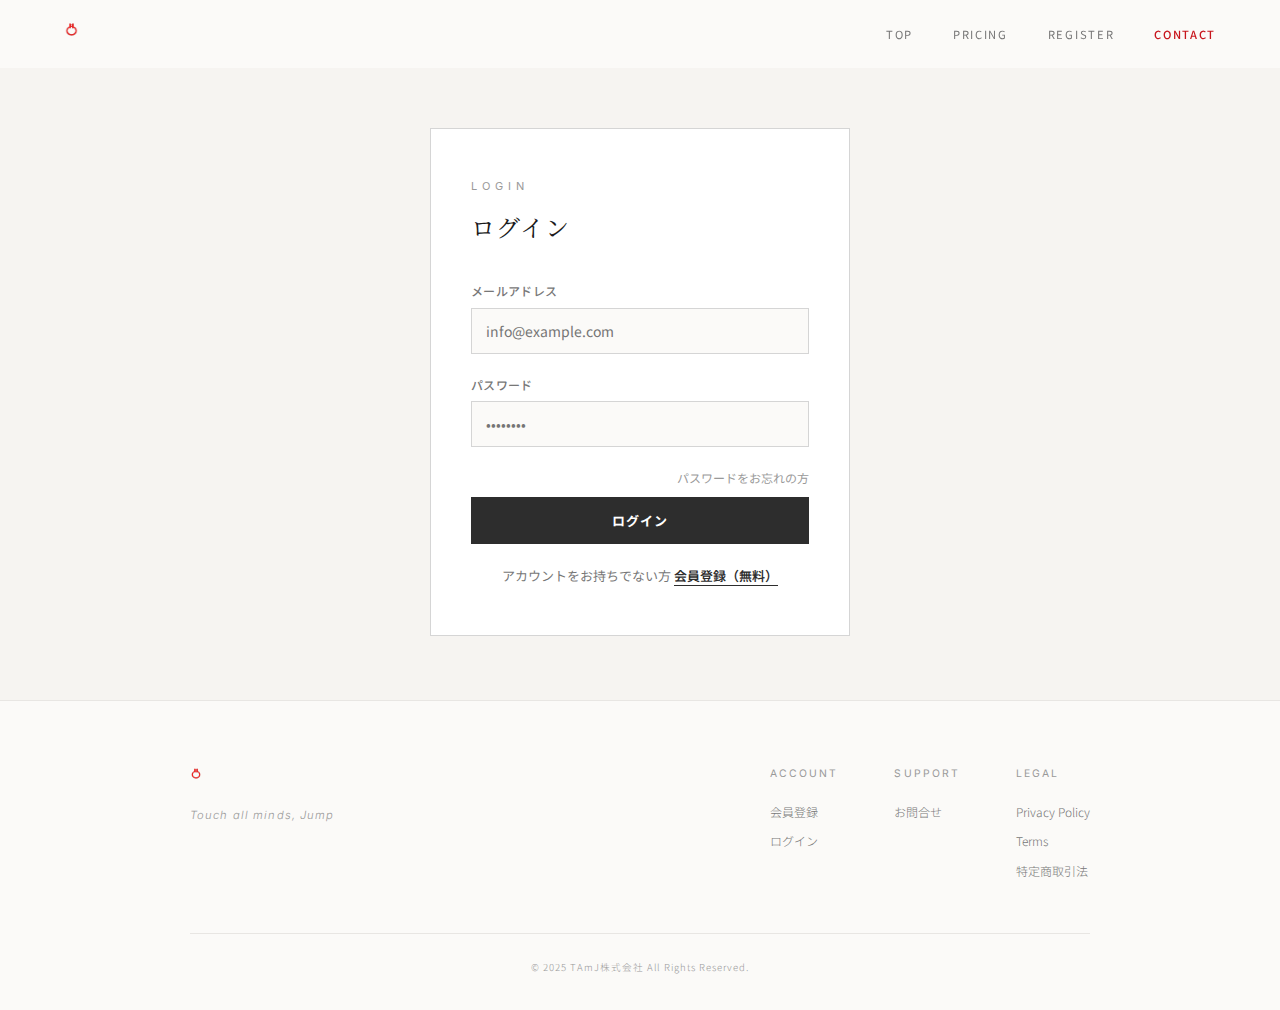
<file: members/index.html>
<!DOCTYPE html>
<html lang="ja">
<head>
    <meta charset="UTF-8">
    <meta name="viewport" content="width=device-width, initial-scale=1.0">
    <title>会員ページ | TAmJ 不動産開発</title>
    <link rel="preconnect" href="https://fonts.googleapis.com">
    <link rel="preconnect" href="https://fonts.gstatic.com" crossorigin>
    <link href="https://fonts.googleapis.com/css2?family=Inter:wght@300;400;500;600;700&amp;family=Noto+Sans+JP:wght@200;300;400;500;700&amp;family=Noto+Serif+JP:wght@200;300;400;500;600&amp;display=swap" rel="stylesheet">
    <link rel="stylesheet" href="../css/base.css">
    <link rel="stylesheet" href="../css/corporate.css">
    <link rel="stylesheet" href="../css/tools.css">
    <style>
        body:not(.auth-ready) .members-content{display:none}
        body:not(.auth-ready) .loading-auth{display:flex}
        .loading-auth{display:none;align-items:center;justify-content:center;min-height:60vh;color:var(--gray-400);font-size:14px}
        .m-hero{background:var(--cream);color:var(--black);padding:9rem 2rem 2.5rem;text-align:center;border-bottom:3px solid var(--primary)}
        .m-hero .label{font-family:var(--font-display);font-size:11px;letter-spacing:6px;text-transform:uppercase;color:var(--primary);display:block;margin-bottom:12px}
        .m-hero h1{font-family:var(--font-serif);font-size:clamp(1.2rem,3vw,1.7rem);font-weight:500;letter-spacing:.06em;margin:0 0 8px;color:var(--black)}
        .m-hero .welcome{font-size:13px;color:var(--gray-700);font-weight:400}
        .m-hero .welcome strong{color:var(--black);font-weight:600}
        .members-content{max-width:720px;margin:0 auto;padding:3rem 2rem 5rem}
        .m-section{margin-bottom:48px}
        .m-section .slabel{font-family:var(--font-display);font-size:11px;letter-spacing:4px;text-transform:uppercase;color:var(--gray-400);display:block;margin-bottom:6px}
        .m-section h2{font-family:var(--font-serif);font-size:1.2rem;font-weight:400;letter-spacing:.04em;margin:0 0 24px;color:var(--black)}
        .m-tool{display:grid;grid-template-columns:48px 1fr auto;gap:16px;align-items:center;padding:20px 24px;background:#fff;border:1px solid var(--gray-200);margin-bottom:8px;transition:all .3s;text-decoration:none;color:inherit}
        .m-tool:hover{border-color:var(--charcoal);box-shadow:0 2px 12px rgba(0,0,0,.06);transform:translateX(4px)}
        .m-tool .tnum{font-family:var(--font-display);font-size:28px;font-weight:600;color:var(--black);line-height:1}
        .m-tool h4{font-size:15px;font-weight:700;color:var(--black);margin:0 0 4px}
        .m-tool p{font-size:12px;font-weight:300;color:var(--gray-500);margin:0;line-height:1.6}
        .m-tool .arr{font-size:18px;color:var(--gray-300);transition:color .3s}
        .m-tool:hover .arr{color:var(--primary)}
        .m-tool .price-tag{font-size:11px;font-weight:600;color:var(--primary);border:1px solid var(--primary);padding:2px 8px;display:inline-block;margin-top:4px}
        .m-account{background:var(--cream);border:1px solid var(--gray-200);padding:24px;font-size:13px}
        .m-account-row{display:flex;justify-content:space-between;align-items:center;padding:8px 0;border-bottom:1px solid var(--gray-100)}
        .m-account-row:last-child{border-bottom:none}
        .m-account-label{color:var(--gray-500);font-weight:400}
        .m-account-value{color:var(--charcoal);font-weight:500}
        .m-logout{display:inline-block;margin-top:16px;font-size:12px;color:var(--gray-400);cursor:pointer;border-bottom:1px solid var(--gray-300);transition:color .3s}
        .m-logout:hover{color:var(--primary);border-bottom-color:var(--primary)}
    </style>
</head>
<body>

    <header id="siteHeader">
        <a href="../index.html" class="header-logo"><img src="../logo.png" alt="TAmJ"></a>
        <nav class="header-nav">
            <a href="../index.html">Top</a>
            <a href="../pricing.html">Pricing</a>
            <a href="index.html">MyPage</a>
            <a href="https://tamjump.github.io/TAmj/contact.html">Contact</a>
            <a href="#" onclick="logoutUser();return false;" class="nav-cta" style="font-size:11px;">Logout</a>
        </nav>
    </header>

    <div class="loading-auth">認証確認中…</div>

    <section class="m-hero members-content">
        <span class="label">Members</span>
        <h1>会員ページ</h1>
        <p class="welcome">ようこそ、<strong data-user-name></strong> さん</p>
    </section>

    <div class="members-content">
        <div class="m-section">
            <span class="slabel">Development × Financial Design</span>
            <h2>開発×財務設計ツール</h2>

            <a href="service-development.html" class="m-tool">
                <span class="tnum">01</span>
                <div>
                    <h4>開発費シミュレーター</h4>
                    <p>施設種別＋入居者数→面積→建築費→投資額を自動概算</p>
                </div>
                <span class="arr">→</span>
            </a>

            <a href="service-equipment.html" class="m-tool">
                <span class="tnum">02</span>
                <div>
                    <h4>什器備品＋リース設計</h4>
                    <p>カテゴリ別の備品選定・購入/リース比較シミュレーション</p>
                </div>
                <span class="arr">→</span>
            </a>
        </div>

        <div class="m-section">
            <span class="slabel">Account</span>
            <h2>アカウント情報</h2>
            <div class="m-account">
                <div class="m-account-row">
                    <span class="m-account-label">お名前</span>
                    <span class="m-account-value" data-user-name></span>
                </div>
                <div class="m-account-row">
                    <span class="m-account-label">メール</span>
                    <span class="m-account-value" id="accountEmail"></span>
                </div>
                <div class="m-account-row">
                    <span class="m-account-label">プラン</span>
                    <span class="m-account-value" id="accountPlan">Free</span>
                </div>
            </div>
            <span class="m-logout" id="btnLogout">ログアウト</span>
            <a href="account.html" style="display:inline-block;margin-top:8px;margin-left:16px;font-size:12px;color:var(--gray-400);border-bottom:1px solid var(--gray-300);text-decoration:none;transition:color .3s;" onmouseover="this.style.color='var(--primary)'" onmouseout="this.style.color='var(--gray-400)'">アカウント設定 →</a>
        </div>

        <!-- Plan Upgrade Prompt -->
        <div class="m-section" id="upgradeSection">
            <span class="slabel">Plan</span>
            <h2>ご利用状況</h2>
            <div class="m-account" style="text-align:center;">
                <p style="font-size:14px;color:var(--charcoal);font-weight:500;margin:0 0 8px;">今月のシミュレーション利用</p>
                <p style="font-family:var(--font-display);font-size:36px;font-weight:700;color:var(--primary);margin:0 0 4px;line-height:1;">0 <span style="font-size:14px;font-weight:400;color:var(--gray-500);">/ 3回</span></p>
                <p style="font-size:12px;color:var(--gray-400);margin:0 0 20px;">Freeプラン — 月3回まで</p>
                <a href="https://square.link/u/w9nRYlU1" style="display:inline-block;padding:12px 32px;font-size:13px;font-weight:700;letter-spacing:1px;background:var(--primary);color:#fff;text-decoration:none;transition:background .3s;">Proにアップグレード →</a>
                <p style="font-size:11px;color:var(--gray-400);margin:12px 0 0;">月額 ¥300（税込）でシミュレーション無制限 + 全機能利用可能</p>
            </div>
        </div>
    </div>

    <footer>
        <div class="footer-inner">
            <div class="footer-brand"><img src="../logo.png" alt="TAmJ"><p>Touch all minds, Jump</p></div>
            <div class="footer-links">
                <div class="footer-col"><h4>Tools</h4><a href="service-development.html">開発シミュレーター</a><a href="service-equipment.html">什器備品選定</a><a href="estimate-development.html">詳細見積</a><a href="scheme-structure.html">スキーム構造設計</a></div>
                <div class="footer-col"><h4>Account</h4><a href="index.html">マイページ</a><a href="../pricing.html">プラン・料金</a></div>
                <div class="footer-col"><h4>Support</h4><a href="https://tamjump.github.io/TAmj/contact.html">お問合せ</a><a href="../index.html">トップページ</a></div>
                <div class="footer-col"><h4>Legal</h4><a href="https://tamjump.github.io/TAmj/privacy.html">Privacy Policy</a><a href="https://tamjump.github.io/TAmj/terms.html">Terms</a><a href="https://tamjump.github.io/TAmj/commerce.html">特定商取引法</a></div>
            </div>
        </div>
        <div class="footer-bottom"><p class="footer-copy">&copy; 2025 TAmJ株式会社 All Rights Reserved.</p></div>
    </footer>
    <script src="../js/auth.js"></script>
    <script src="../js/plan-gate.js"></script>
    <script>
        const h=document.getElementById('siteHeader');
        if(h) window.addEventListener('scroll',()=>h.classList.toggle('scrolled',window.scrollY>50));

        requireAuth();

        onAuthReady(user=>{
            if(user){
                document.getElementById('accountEmail').textContent=user.email||'';
                // プラン表示
                const plan = getPlan();
                document.getElementById('accountPlan').textContent = plan === 'pro' ? 'Pro' : 'Free';
                // 利用状況
                const used = getUsageCount();
                const remaining = getRemainingUses();
                const upgradeSection = document.getElementById('upgradeSection');
                if (plan === 'pro') {
                    upgradeSection.innerHTML = '<span class="slabel">Plan</span><h2>ご利用状況</h2><div class="m-account" style="text-align:center;"><p style="font-size:14px;color:var(--charcoal);font-weight:500;margin:0 0 8px;">Proプラン</p><p style="font-family:var(--font-display);font-size:36px;font-weight:700;color:#16a34a;margin:0 0 4px;line-height:1;">∞</p><p style="font-size:12px;color:var(--gray-400);margin:0;">シミュレーション無制限 + 全機能利用可能</p></div>';
                } else {
                    const countEl = upgradeSection.querySelector('p[style*="font-size:36px"]');
                    if(countEl) countEl.innerHTML = used + ' <span style="font-size:14px;font-weight:400;color:var(--gray-500);">/ 3回</span>';
                }
            }
        });

        document.getElementById('btnLogout').addEventListener('click',()=>logoutUser());
    </script>
</body>
</html>
</file>
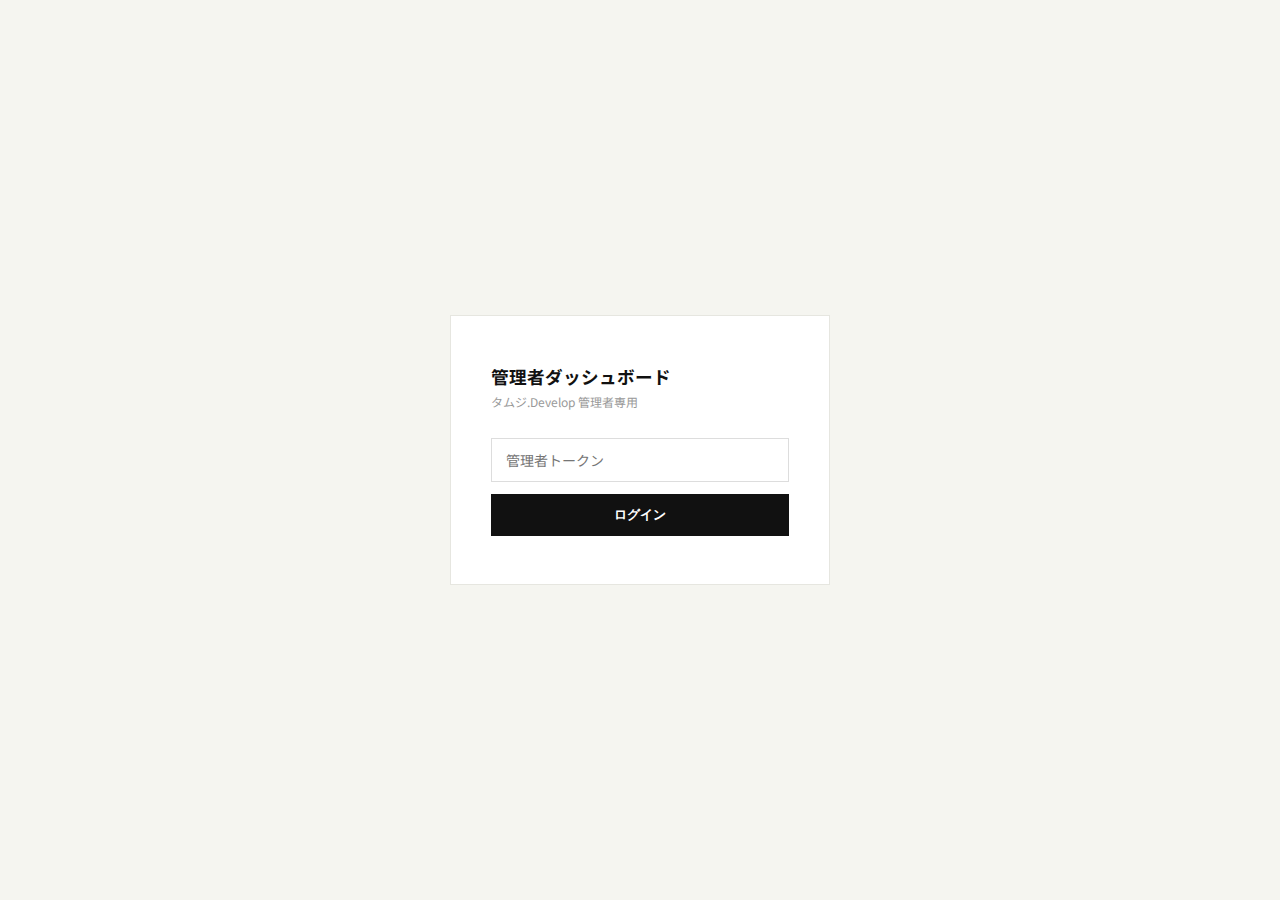
<file: admin.html>
<!DOCTYPE html>
<html lang="ja">
<head>
<meta charset="UTF-8">
<meta name="viewport" content="width=device-width, initial-scale=1.0">
<title>管理者ダッシュボード | タムジ.Develop</title>
<link href="https://fonts.googleapis.com/css2?family=Noto+Sans+JP:wght@300;400;500;700&family=JetBrains+Mono:wght@400;600&display=swap" rel="stylesheet">
<style>
*{margin:0;padding:0;box-sizing:border-box}
body{font-family:'Noto Sans JP',sans-serif;background:#f5f5f0;color:#111;min-height:100vh;font-size:14px}

/* ── ログイン画面 ── */
#loginScreen{display:flex;align-items:center;justify-content:center;min-height:100vh}
.login-box{background:#fff;border:1px solid #e6e6e0;padding:48px 40px;width:100%;max-width:380px}
.login-box h1{font-size:1.1rem;font-weight:700;margin-bottom:4px}
.login-box p{font-size:12px;color:#999;margin-bottom:28px}
.login-box input{width:100%;padding:11px 14px;border:1px solid #ddd;font-size:14px;font-family:inherit;margin-bottom:12px}
.login-box input:focus{outline:none;border-color:#111}
.login-box button{width:100%;padding:12px;background:#111;color:#fff;border:none;font-size:13px;font-weight:700;cursor:pointer}
.login-box button:hover{background:#333}
.login-err{font-size:12px;color:#C94040;margin-top:8px;display:none}
.login-err.show{display:block}

/* ── メイン画面 ── */
#mainScreen{display:none}
.topbar{background:#111;color:#fff;padding:16px 28px;display:flex;align-items:center;justify-content:space-between}
.topbar h1{font-size:14px;font-weight:700;letter-spacing:.05em}
.topbar .logout-btn{font-size:11px;color:#aaa;cursor:pointer;border:1px solid #444;padding:4px 12px;transition:all .2s}
.topbar .logout-btn:hover{color:#fff;border-color:#fff}

.wrap{max-width:1100px;margin:0 auto;padding:28px}

/* ── 統計カード ── */
.stats{display:grid;grid-template-columns:repeat(4,1fr);gap:16px;margin-bottom:28px}
.stat-card{background:#fff;border:1px solid #e6e6e0;padding:20px 24px}
.stat-label{font-size:11px;color:#999;letter-spacing:.1em;text-transform:uppercase;margin-bottom:6px}
.stat-value{font-size:28px;font-weight:700;font-family:'JetBrains Mono',monospace;color:#111}
.stat-value.pro{color:#16a34a}
.stat-value.free{color:#555}

/* ── 検索・フィルター ── */
.toolbar{display:flex;gap:12px;margin-bottom:16px;flex-wrap:wrap}
.toolbar input{padding:9px 14px;border:1px solid #ddd;font-size:13px;font-family:inherit;width:280px}
.toolbar input:focus{outline:none;border-color:#111}
.toolbar select{padding:9px 14px;border:1px solid #ddd;font-size:13px;font-family:inherit;background:#fff;cursor:pointer}
.toolbar .refresh-btn{padding:9px 20px;background:#111;color:#fff;border:none;font-size:12px;font-weight:700;cursor:pointer}
.toolbar .refresh-btn:hover{background:#333}

/* ── テーブル ── */
.table-wrap{background:#fff;border:1px solid #e6e6e0;overflow-x:auto}
table{width:100%;border-collapse:collapse;font-size:13px}
th{text-align:left;padding:10px 16px;border-bottom:2px solid #111;font-size:11px;font-weight:700;letter-spacing:.05em;text-transform:uppercase;color:#555;white-space:nowrap}
td{padding:10px 16px;border-bottom:1px solid #f0f0ec;vertical-align:middle}
tr:hover td{background:#fafaf8}
.email-cell{font-family:'JetBrains Mono',monospace;font-size:12px;color:#111}
.name-cell{font-weight:500}
.plan-badge{display:inline-block;padding:2px 8px;font-size:10px;font-weight:700;letter-spacing:.5px;border-radius:2px}
.plan-badge.paid{background:#dcfce7;color:#166534}
.plan-badge.free{background:#f1f5f9;color:#64748b}
.verified-badge{font-size:11px}
.verified-badge.yes{color:#16a34a}
.verified-badge.no{color:#dc2626}
.expires-cell{font-size:11px;font-family:'JetBrains Mono',monospace;color:#999}
.expires-cell.expired{color:#dc2626}
.action-btns{display:flex;gap:6px;white-space:nowrap}
.btn-upgrade{padding:5px 12px;font-size:11px;font-weight:700;background:#16a34a;color:#fff;border:none;cursor:pointer;transition:background .2s}
.btn-upgrade:hover{background:#15803d}
.btn-downgrade{padding:5px 12px;font-size:11px;font-weight:700;background:transparent;color:#555;border:1px solid #ddd;cursor:pointer;transition:all .2s}
.btn-downgrade:hover{border-color:#111;color:#111}
.btn-delete{padding:5px 12px;font-size:11px;font-weight:700;background:transparent;color:#dc2626;border:1px solid #fca5a5;cursor:pointer;transition:all .2s}
.btn-delete:hover{background:#dc2626;color:#fff;border-color:#dc2626}

/* ── ページネーション ── */
.pagination{display:flex;justify-content:space-between;align-items:center;padding:16px;border-top:1px solid #e6e6e0;font-size:12px;color:#999}
.page-btns{display:flex;gap:8px}
.page-btn{padding:6px 14px;border:1px solid #ddd;background:#fff;font-size:12px;cursor:pointer}
.page-btn:hover{border-color:#111}
.page-btn:disabled{opacity:.4;cursor:not-allowed}

/* ── トースト ── */
#toast{position:fixed;bottom:24px;right:24px;padding:12px 20px;border-radius:4px;font-size:13px;font-weight:600;display:none;z-index:9999}
#toast.success{background:#dcfce7;color:#166534;border:1px solid #bbf7d0}
#toast.error{background:#fee2e2;color:#991b1b;border:1px solid #fca5a5}

@media(max-width:768px){
  .stats{grid-template-columns:1fr 1fr}
  .toolbar input{width:100%}
}
</style>
</head>
<body>

<!-- ── ログイン画面 ── -->
<div id="loginScreen">
  <div class="login-box">
    <h1>管理者ダッシュボード</h1>
    <p>タムジ.Develop 管理者専用</p>
    <input type="password" id="adminTokenInput" placeholder="管理者トークン" autocomplete="off">
    <button onclick="doLogin()">ログイン</button>
    <div class="login-err" id="loginErr">トークンが正しくありません</div>
  </div>
</div>

<!-- ── メイン画面 ── -->
<div id="mainScreen">
  <div class="topbar">
    <h1>🛠 タムジ.Develop 管理者ダッシュボード</h1>
    <span class="logout-btn" onclick="doLogout()">ログアウト</span>
  </div>

  <div class="wrap">
    <!-- 統計 -->
    <div class="stats">
      <div class="stat-card">
        <div class="stat-label">総会員数</div>
        <div class="stat-value" id="statTotal">—</div>
      </div>
      <div class="stat-card">
        <div class="stat-label">Proプラン</div>
        <div class="stat-value pro" id="statPro">—</div>
      </div>
      <div class="stat-card">
        <div class="stat-label">Freeプラン</div>
        <div class="stat-value free" id="statFree">—</div>
      </div>
      <div class="stat-card">
        <div class="stat-label">メール未認証</div>
        <div class="stat-value" id="statUnverified">—</div>
      </div>
    </div>

    <!-- ツールバー -->
    <div class="toolbar">
      <input type="text" id="searchInput" placeholder="メールアドレス・名前で検索..." oninput="filterTable()">
      <select id="planFilter" onchange="filterTable()">
        <option value="">すべてのプラン</option>
        <option value="paid">Proのみ</option>
        <option value="free">Freeのみ</option>
      </select>
      <button class="refresh-btn" onclick="loadUsers()">↻ 更新</button>
    </div>

    <!-- テーブル -->
    <div class="table-wrap">
      <table>
        <thead>
          <tr>
            <th>名前</th>
            <th>メールアドレス</th>
            <th>プラン</th>
            <th>認証</th>
            <th>Pro期限</th>
            <th>最終更新</th>
            <th>操作</th>
          </tr>
        </thead>
        <tbody id="userTableBody">
          <tr><td colspan="7" style="text-align:center;padding:40px;color:#999;">読み込み中...</td></tr>
        </tbody>
      </table>
      <div class="pagination">
        <span id="pageInfo">—</span>
        <div class="page-btns">
          <button class="page-btn" id="prevBtn" onclick="changePage(-1)" disabled>← 前へ</button>
          <button class="page-btn" id="nextBtn" onclick="changePage(1)" disabled>次へ →</button>
        </div>
      </div>
    </div>
  </div>
</div>

<div id="toast"></div>

<script>
const API = 'https://tamjump-member-api.animalb001.workers.dev';
let adminToken = '';
let allUsers = [];
let currentPage = 1;
const PAGE_SIZE = 20;

// ── 認証 ──────────────────────────────────────────────────
function doLogin() {
  const token = document.getElementById('adminTokenInput').value.trim();
  if (!token) return;
  adminToken = token;
  sessionStorage.setItem('admin_token', token);
  loadUsers();
}

function doLogout() {
  adminToken = '';
  sessionStorage.removeItem('admin_token');
  document.getElementById('mainScreen').style.display = 'none';
  document.getElementById('loginScreen').style.display = 'flex';
  document.getElementById('adminTokenInput').value = '';
}

document.getElementById('adminTokenInput').addEventListener('keydown', e => {
  if (e.key === 'Enter') doLogin();
});

// ── データ読み込み ──────────────────────────────────────────
async function loadUsers() {
  try {
    const res = await fetch(`${API}/api/admin/users?page=1&limit=1000`, {
      headers: { 'X-Admin-Token': adminToken }
    });

    if (res.status === 403) {
      document.getElementById('loginErr').classList.add('show');
      return;
    }

    document.getElementById('loginErr').classList.remove('show');
    document.getElementById('loginScreen').style.display = 'none';
    document.getElementById('mainScreen').style.display = 'block';

    const data = await res.json();
    allUsers = data.users || [];

    updateStats();
    renderTable();
  } catch(e) {
    showToast('通信エラーが発生しました', 'error');
  }
}

// ── 統計更新 ──────────────────────────────────────────────
function updateStats() {
  const total = allUsers.length;
  const pro   = allUsers.filter(u => u.plan === 'paid').length;
  const free  = allUsers.filter(u => u.plan === 'free').length;
  const unver = allUsers.filter(u => !u.email_verified).length;

  document.getElementById('statTotal').textContent = total;
  document.getElementById('statPro').textContent   = pro;
  document.getElementById('statFree').textContent  = free;
  document.getElementById('statUnverified').textContent = unver;
}

// ── テーブル描画 ──────────────────────────────────────────
function getFilteredUsers() {
  const search = document.getElementById('searchInput').value.toLowerCase();
  const plan   = document.getElementById('planFilter').value;
  return allUsers.filter(u => {
    const matchSearch = !search || u.email.toLowerCase().includes(search) || (u.name||'').toLowerCase().includes(search);
    const matchPlan   = !plan   || u.plan === plan;
    return matchSearch && matchPlan;
  });
}

function filterTable() {
  currentPage = 1;
  renderTable();
}

function renderTable() {
  const filtered = getFilteredUsers();
  const total    = filtered.length;
  const start    = (currentPage - 1) * PAGE_SIZE;
  const page     = filtered.slice(start, start + PAGE_SIZE);
  const now      = new Date();

  const tbody = document.getElementById('userTableBody');

  if (page.length === 0) {
    tbody.innerHTML = '<tr><td colspan="7" style="text-align:center;padding:40px;color:#999;">会員が見つかりません</td></tr>';
  } else {
    tbody.innerHTML = page.map(u => {
      const expires = u.pro_expires_at ? new Date(u.pro_expires_at) : null;
      const isExpired = expires && expires < now;
      const expiresStr = expires
        ? `${expires.getFullYear()}/${expires.getMonth()+1}/${expires.getDate()}`
        : '—';
      const updatedStr = u.updated_at ? u.updated_at.slice(0,10) : '—';

      return `<tr>
        <td class="name-cell">${esc(u.name || '—')}</td>
        <td class="email-cell">${esc(u.email)}</td>
        <td><span class="plan-badge ${u.plan}">${u.plan === 'paid' ? 'Pro' : 'Free'}</span></td>
        <td><span class="verified-badge ${u.email_verified ? 'yes' : 'no'}">${u.email_verified ? '✓ 認証済' : '✗ 未認証'}</span></td>
        <td class="expires-cell ${isExpired ? 'expired' : ''}">${expiresStr}${isExpired ? ' (期限切れ)' : ''}</td>
        <td style="color:#999;font-size:12px">${updatedStr}</td>
        <td>
          <div class="action-btns">
            ${u.plan === 'free'
              ? `<button class="btn-upgrade" onclick="upgradeUser('${esc(u.email)}')">Pro昇格</button>`
              : `<button class="btn-downgrade" onclick="downgradeUser('${esc(u.email)}')">Free化</button>`
            }
            <button class="btn-delete" onclick="deleteUser('${esc(u.email)}', '${esc(u.name||'')}')">削除</button>
          </div>
        </td>
      </tr>`;
    }).join('');
  }

  // ページネーション
  document.getElementById('pageInfo').textContent = `${start+1}〜${Math.min(start+PAGE_SIZE, total)} 件 / 全${total}件`;
  document.getElementById('prevBtn').disabled = currentPage <= 1;
  document.getElementById('nextBtn').disabled = start + PAGE_SIZE >= total;
}

function changePage(dir) {
  currentPage += dir;
  renderTable();
}

// ── 操作 ──────────────────────────────────────────────────
async function upgradeUser(email) {
  if (!confirm(`${email} をProプランに昇格しますか？`)) return;
  try {
    const res = await fetch(`${API}/api/admin/upgrade`, {
      method: 'POST',
      headers: { 'X-Admin-Token': adminToken, 'Content-Type': 'application/json' },
      body: JSON.stringify({ email, action: 'upgrade' })
    });
    const data = await res.json();
    if (data.ok) {
      showToast(`${email} をProに昇格しました`, 'success');
      const u = allUsers.find(u => u.email === email);
      if (u) { u.plan = 'paid'; u.pro_expires_at = new Date(Date.now() + 35*24*60*60*1000).toISOString(); }
      updateStats(); renderTable();
    } else {
      showToast(data.error || '失敗しました', 'error');
    }
  } catch { showToast('通信エラー', 'error'); }
}

async function downgradeUser(email) {
  if (!confirm(`${email} をFreeプランに変更しますか？`)) return;
  try {
    const res = await fetch(`${API}/api/admin/upgrade`, {
      method: 'POST',
      headers: { 'X-Admin-Token': adminToken, 'Content-Type': 'application/json' },
      body: JSON.stringify({ email, action: 'downgrade' })
    });
    const data = await res.json();
    if (data.ok) {
      showToast(`${email} をFreeに変更しました`, 'success');
      const u = allUsers.find(u => u.email === email);
      if (u) { u.plan = 'free'; u.pro_expires_at = null; }
      updateStats(); renderTable();
    } else {
      showToast(data.error || '失敗しました', 'error');
    }
  } catch { showToast('通信エラー', 'error'); }
}

async function deleteUser(email, name) {
  if (!confirm(`【警告】${name || email} を完全に削除します。この操作は取り消せません。\n\n本当に削除しますか？`)) return;
  try {
    const res = await fetch(`${API}/api/admin/user`, {
      method: 'DELETE',
      headers: { 'X-Admin-Token': adminToken, 'Content-Type': 'application/json' },
      body: JSON.stringify({ email })
    });
    const data = await res.json();
    if (data.ok) {
      showToast(`${email} を削除しました`, 'success');
      allUsers = allUsers.filter(u => u.email !== email);
      updateStats(); renderTable();
    } else {
      showToast(data.error || '失敗しました', 'error');
    }
  } catch { showToast('通信エラー', 'error'); }
}

// ── トースト ──────────────────────────────────────────────
function showToast(msg, type = 'success') {
  const t = document.getElementById('toast');
  t.textContent = msg;
  t.className = type;
  t.style.display = 'block';
  setTimeout(() => { t.style.display = 'none'; }, 3000);
}

function esc(str) {
  return String(str).replace(/&/g,'&amp;').replace(/</g,'&lt;').replace(/>/g,'&gt;').replace(/"/g,'&quot;');
}

// ── 初期化 ────────────────────────────────────────────────
const saved = sessionStorage.getItem('admin_token');
if (saved) { adminToken = saved; loadUsers(); }
</script>
</body>
</html>
</file>
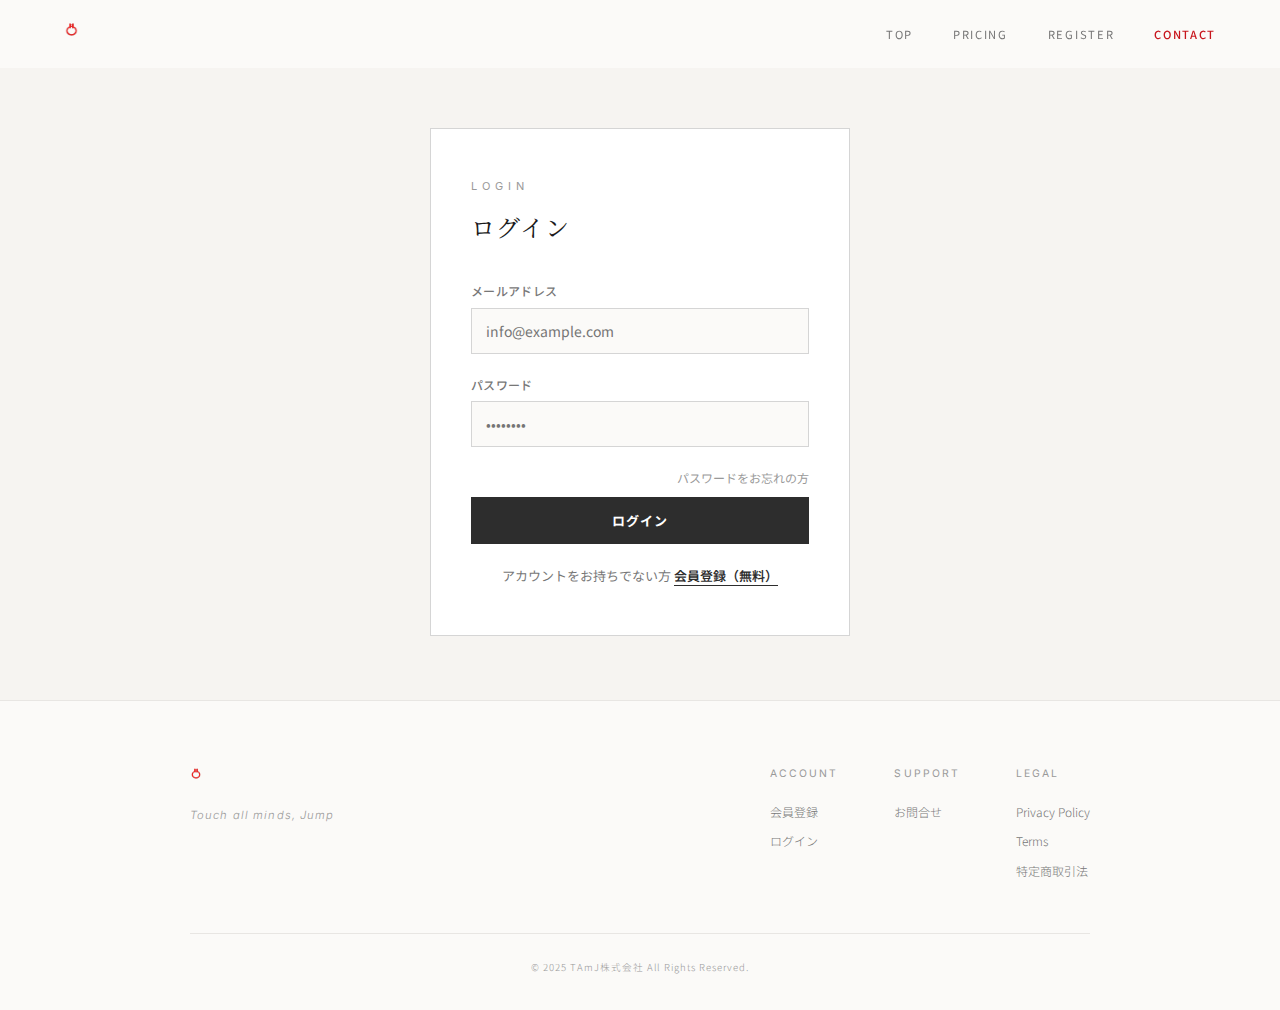
<file: login.html>
<!DOCTYPE html>
<html lang="ja">
<head>
    <meta charset="UTF-8">
    <meta name="viewport" content="width=device-width, initial-scale=1.0">
    <title>ログイン | TAmJ 不動産開発</title>
    <link rel="preconnect" href="https://fonts.googleapis.com">
    <link rel="preconnect" href="https://fonts.gstatic.com" crossorigin>
    <link href="https://fonts.googleapis.com/css2?family=Inter:wght@300;400;500;600;700&amp;family=Noto+Sans+JP:wght@200;300;400;500;700&amp;family=Noto+Serif+JP:wght@200;300;400;500;600&amp;display=swap" rel="stylesheet">
    <link rel="stylesheet" href="css/base.css">
    <link rel="stylesheet" href="css/corporate.css">
    <link rel="stylesheet" href="css/tools.css">
    <style>
        .auth-page{min-height:100vh;display:flex;flex-direction:column}
        .auth-main{flex:1;display:flex;align-items:center;justify-content:center;padding:8rem 2rem 4rem;background:var(--cream)}
        .auth-card{background:#fff;border:1px solid var(--gray-200);width:100%;max-width:420px;padding:48px 40px}
        .auth-card .label{font-family:var(--font-display);font-size:11px;letter-spacing:5px;text-transform:uppercase;color:var(--gray-400);display:block;margin-bottom:8px}
        .auth-card h1{font-family:var(--font-serif);font-size:1.5rem;font-weight:400;letter-spacing:.04em;margin:0 0 32px;color:var(--black)}
        .auth-field{margin-bottom:20px}
        .auth-field label{display:block;font-size:12px;font-weight:500;color:var(--gray-500);letter-spacing:.03em;margin-bottom:6px}
        .auth-field input{width:100%;padding:12px 14px;border:1px solid var(--gray-200);background:var(--warm-white);font-size:14px;color:var(--charcoal);font-family:inherit;transition:border-color .3s}
        .auth-field input:focus{outline:none;border-color:var(--charcoal);box-shadow:0 0 0 1px var(--charcoal)}
        .auth-btn{width:100%;padding:14px;font-size:13px;font-weight:700;letter-spacing:1px;border:none;background:var(--charcoal);color:#fff;cursor:pointer;transition:background .3s;margin-top:8px}
        .auth-btn:hover{background:var(--primary)}
        .auth-btn:disabled{opacity:.5;cursor:not-allowed}
        .auth-error{font-size:12px;color:var(--primary);margin-top:12px;display:none;line-height:1.6}
        .auth-error.show{display:block}
        .auth-link{font-size:13px;color:var(--gray-500);margin-top:20px;text-align:center}
        .auth-link a{color:var(--charcoal);font-weight:600;border-bottom:1px solid var(--charcoal);transition:color .3s}
        .auth-link a:hover{color:var(--primary);border-bottom-color:var(--primary)}
        .auth-forgot{display:block;font-size:12px;color:var(--gray-400);text-align:right;margin-top:8px;cursor:pointer;transition:color .3s}
        .auth-forgot:hover{color:var(--primary)}
        .auth-success{font-size:12px;color:#16a34a;margin-top:12px;display:none;line-height:1.6}
        .auth-success.show{display:block}
    </style>
</head>
<body class="auth-page">

    <header id="siteHeader">
        <a href="index.html" class="header-logo"><img src="logo.png" alt="TAmJ"></a>
        <nav class="header-nav">
            <a href="index.html">Top</a>
            <a href="pricing.html">Pricing</a>
            <a href="register.html">Register</a>
            <a href="https://tamjump.github.io/TAmj/contact.html" class="nav-cta">Contact</a>
        </nav>
    </header>

    <main class="auth-main">
        <div class="auth-card">
            <span class="label">Login</span>
            <h1>ログイン</h1>
            <div class="auth-field">
                <label>メールアドレス</label>
                <input type="email" id="loginEmail" placeholder="info@example.com" autocomplete="email">
            </div>
            <div class="auth-field">
                <label>パスワード</label>
                <input type="password" id="loginPassword" placeholder="••••••••" autocomplete="current-password">
            </div>
            <a class="auth-forgot" href="reset-password.html">パスワードをお忘れの方</a>
            <button class="auth-btn" id="btnLogin">ログイン</button>
            <div class="auth-error" id="loginError"></div>
            <div class="auth-success" id="loginSuccess"></div>
            <div class="auth-link">
                アカウントをお持ちでない方 <a href="register.html">会員登録（無料）</a>
            </div>
        </div>
    </main>

    <footer>
        <div class="footer-inner">
            <div class="footer-brand"><img src="logo.png" alt="TAmJ"><p>Touch all minds, Jump</p></div>
            <div class="footer-links">
                <div class="footer-col"><h4>Account</h4><a href="register.html">会員登録</a><a href="login.html">ログイン</a></div>
                <div class="footer-col"><h4>Support</h4><a href="https://tamjump.github.io/TAmj/contact.html">お問合せ</a></div>
                <div class="footer-col"><h4>Legal</h4><a href="https://tamjump.github.io/TAmj/privacy.html">Privacy Policy</a><a href="https://tamjump.github.io/TAmj/terms.html">Terms</a><a href="https://tamjump.github.io/TAmj/commerce.html">特定商取引法</a></div>
            </div>
        </div>
        <div class="footer-bottom"><p class="footer-copy">&copy; 2025 TAmJ株式会社 All Rights Reserved.</p></div>
    </footer>
    <script src="js/auth.js"></script>
    <script>
        const h=document.getElementById('siteHeader');
        if(h) window.addEventListener('scroll',()=>h.classList.toggle('scrolled',window.scrollY>50));

        // 既にログイン済みならリダイレクト
        onAuthReady(user=>{
            if(user){
                const params=new URLSearchParams(location.search);
                location.href=decodeURIComponent(params.get('return')||'members/index.html');
            }
        });

        document.getElementById('btnLogin').addEventListener('click', async()=>{
            const btn=document.getElementById('btnLogin');
            const err=document.getElementById('loginError');
            const email=document.getElementById('loginEmail').value.trim();
            const pw=document.getElementById('loginPassword').value;

            err.classList.remove('show');
            if(!email||!pw){err.textContent='メールアドレスとパスワードを入力してください。';err.classList.add('show');return;}

            btn.disabled=true;btn.textContent='ログイン中…';
            const result=await loginUser(email,pw);
            if(result.ok){
                const params=new URLSearchParams(location.search);
                location.href=decodeURIComponent(params.get('return')||'members/index.html');
            } else {
                err.textContent=result.error;err.classList.add('show');
                btn.disabled=false;btn.textContent='ログイン';
            }
        });

        document.getElementById('loginPassword').addEventListener('keydown',e=>{
            if(e.key==='Enter') document.getElementById('btnLogin').click();
        });

        document.getElementById('btnForgot').addEventListener('click', async()=>{
            const email=document.getElementById('loginEmail').value.trim();
            const err=document.getElementById('loginError');
            const suc=document.getElementById('loginSuccess');
            err.classList.remove('show');suc.classList.remove('show');
            if(!email){err.textContent='メールアドレスを入力してからクリックしてください。';err.classList.add('show');return;}
            const result=await resetPassword(email);
            if(result.ok){
                suc.textContent='パスワードリセットメールを送信しました。';suc.classList.add('show');
            } else {
                err.textContent=result.error;err.classList.add('show');
            }
        });
    </script>
</body>
</html>
</file>
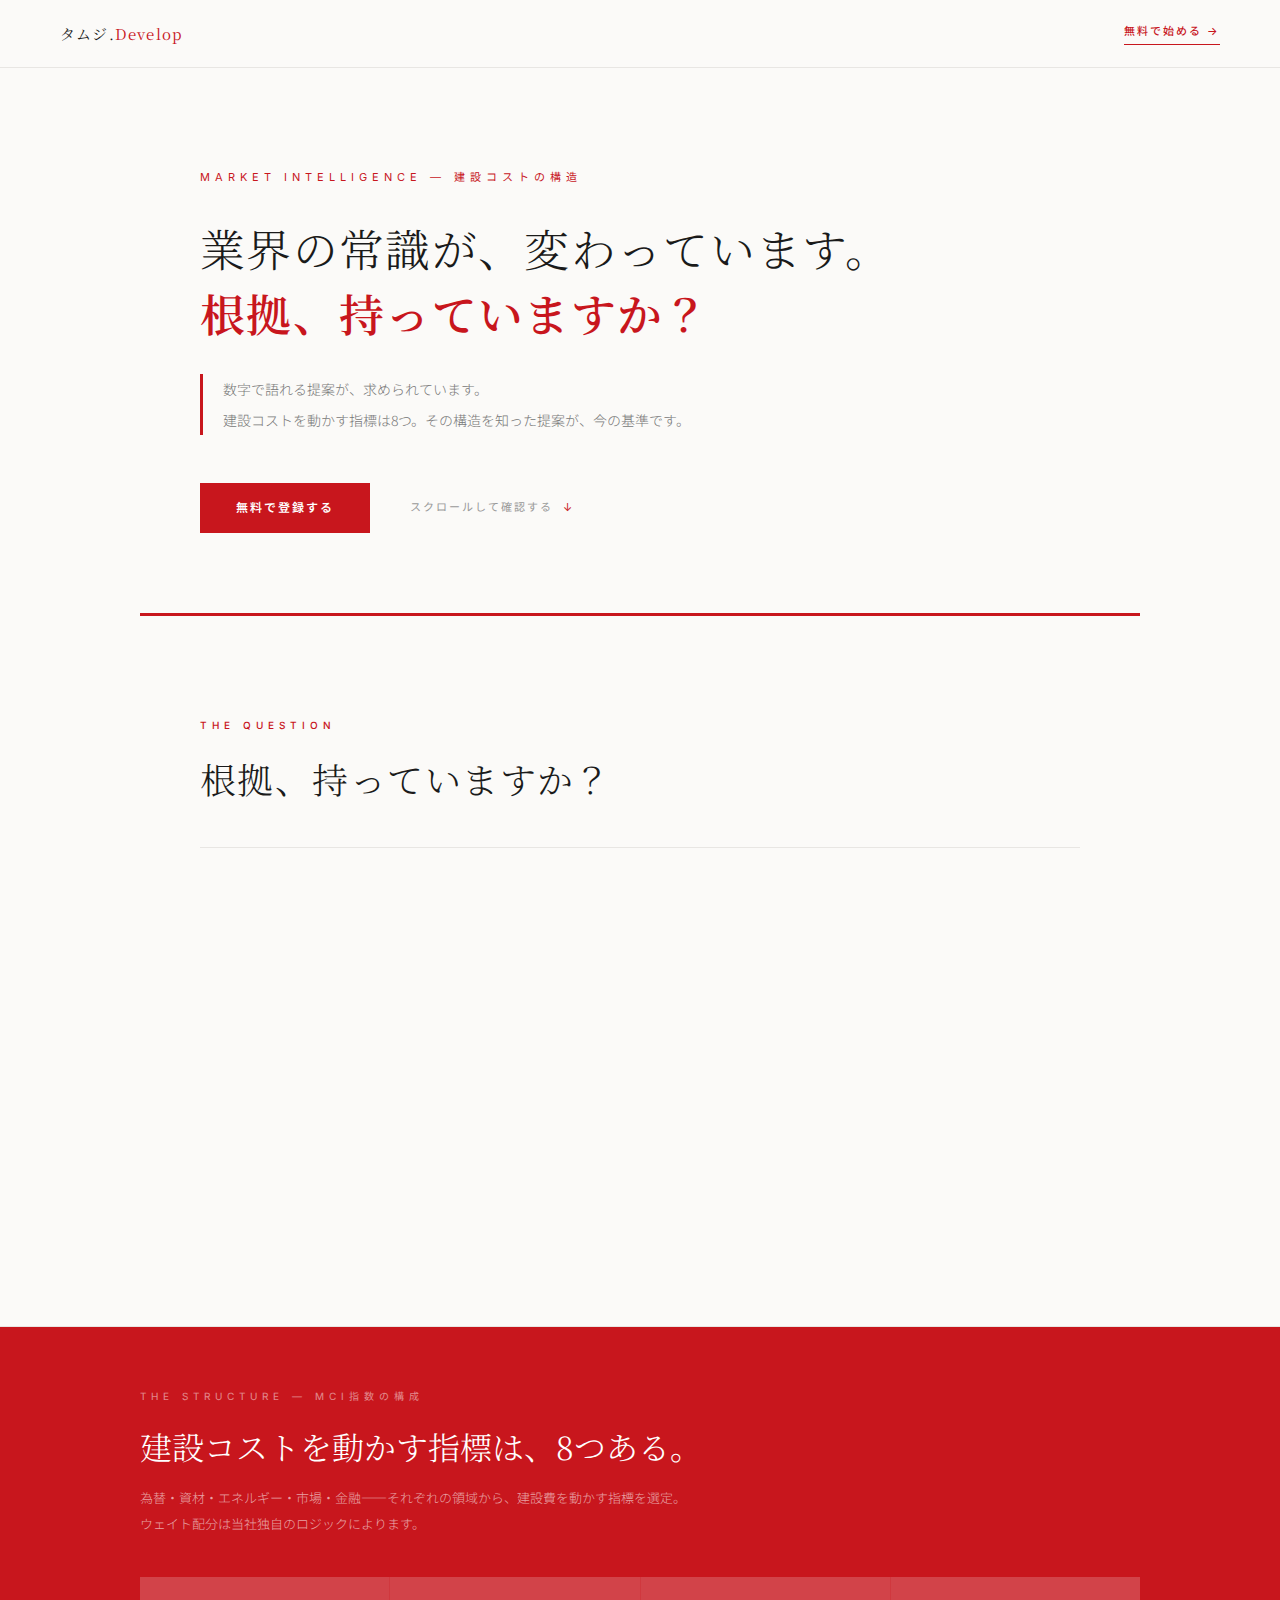
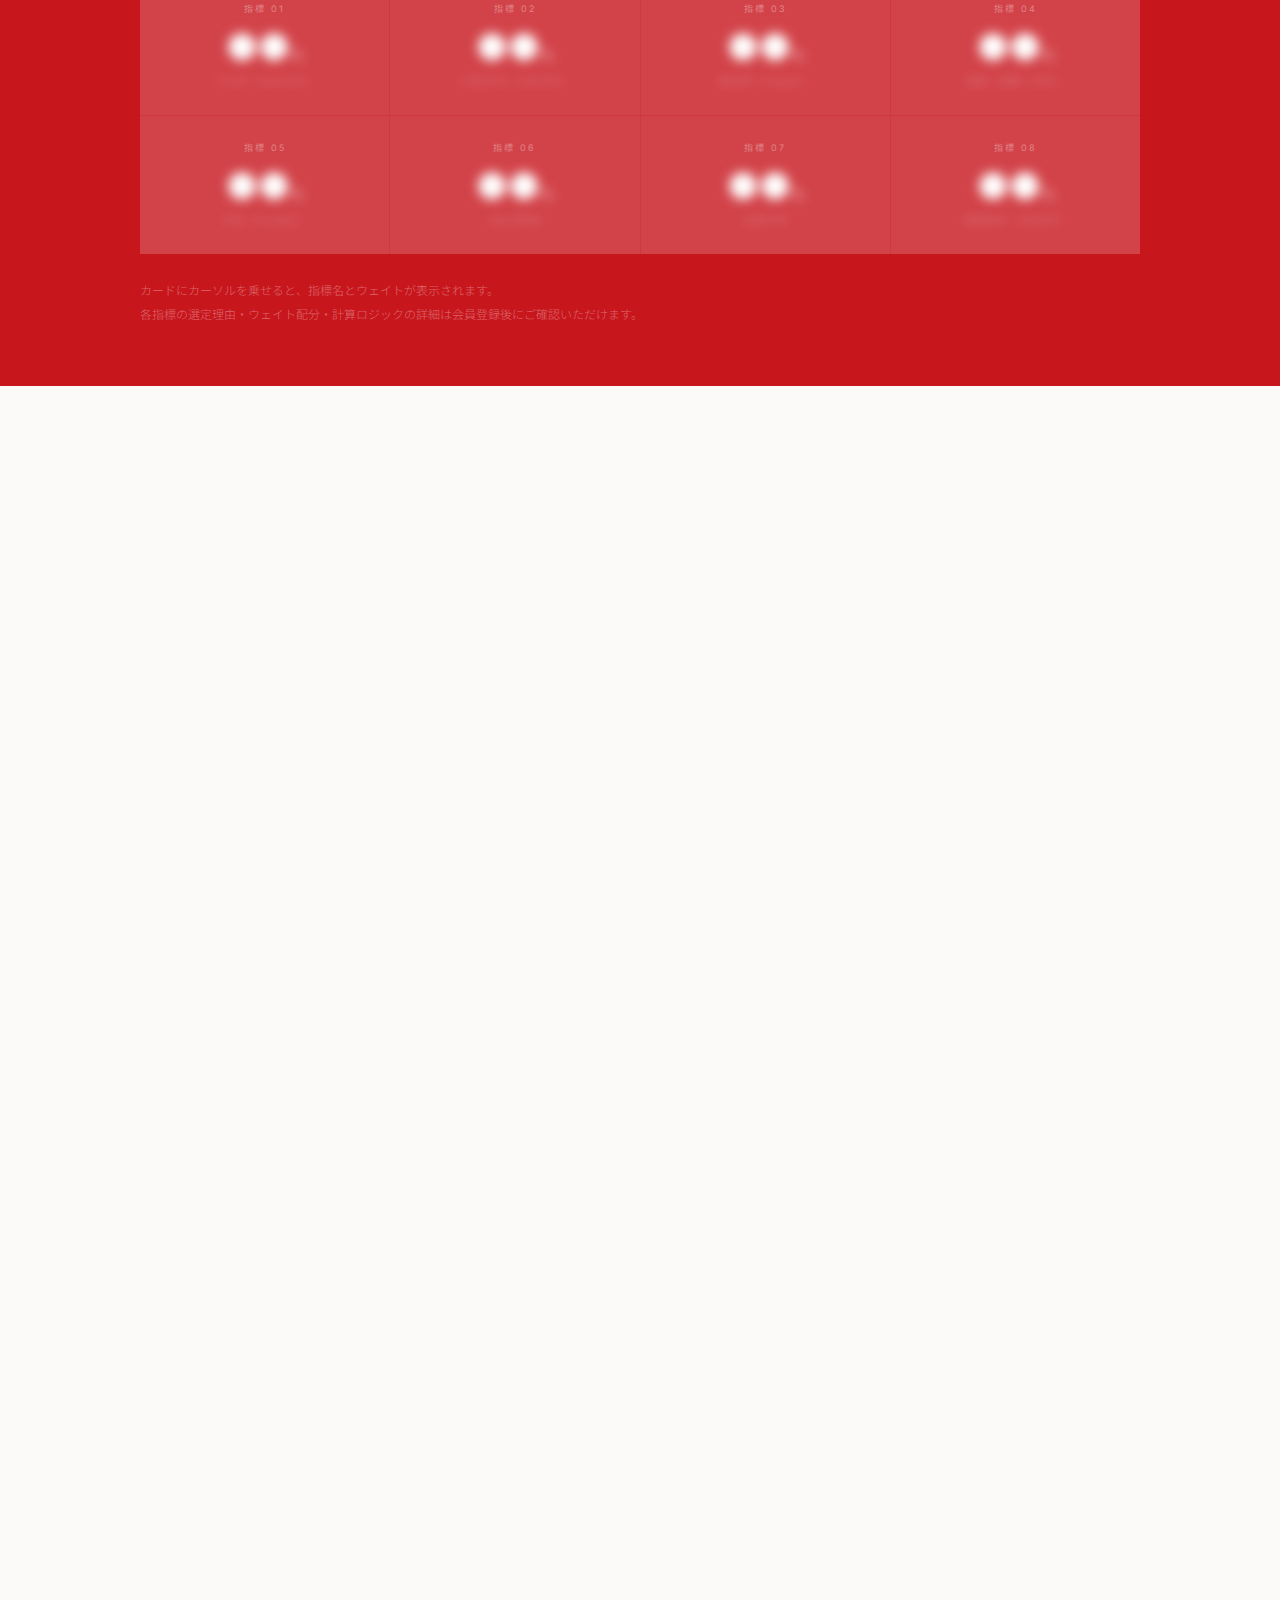
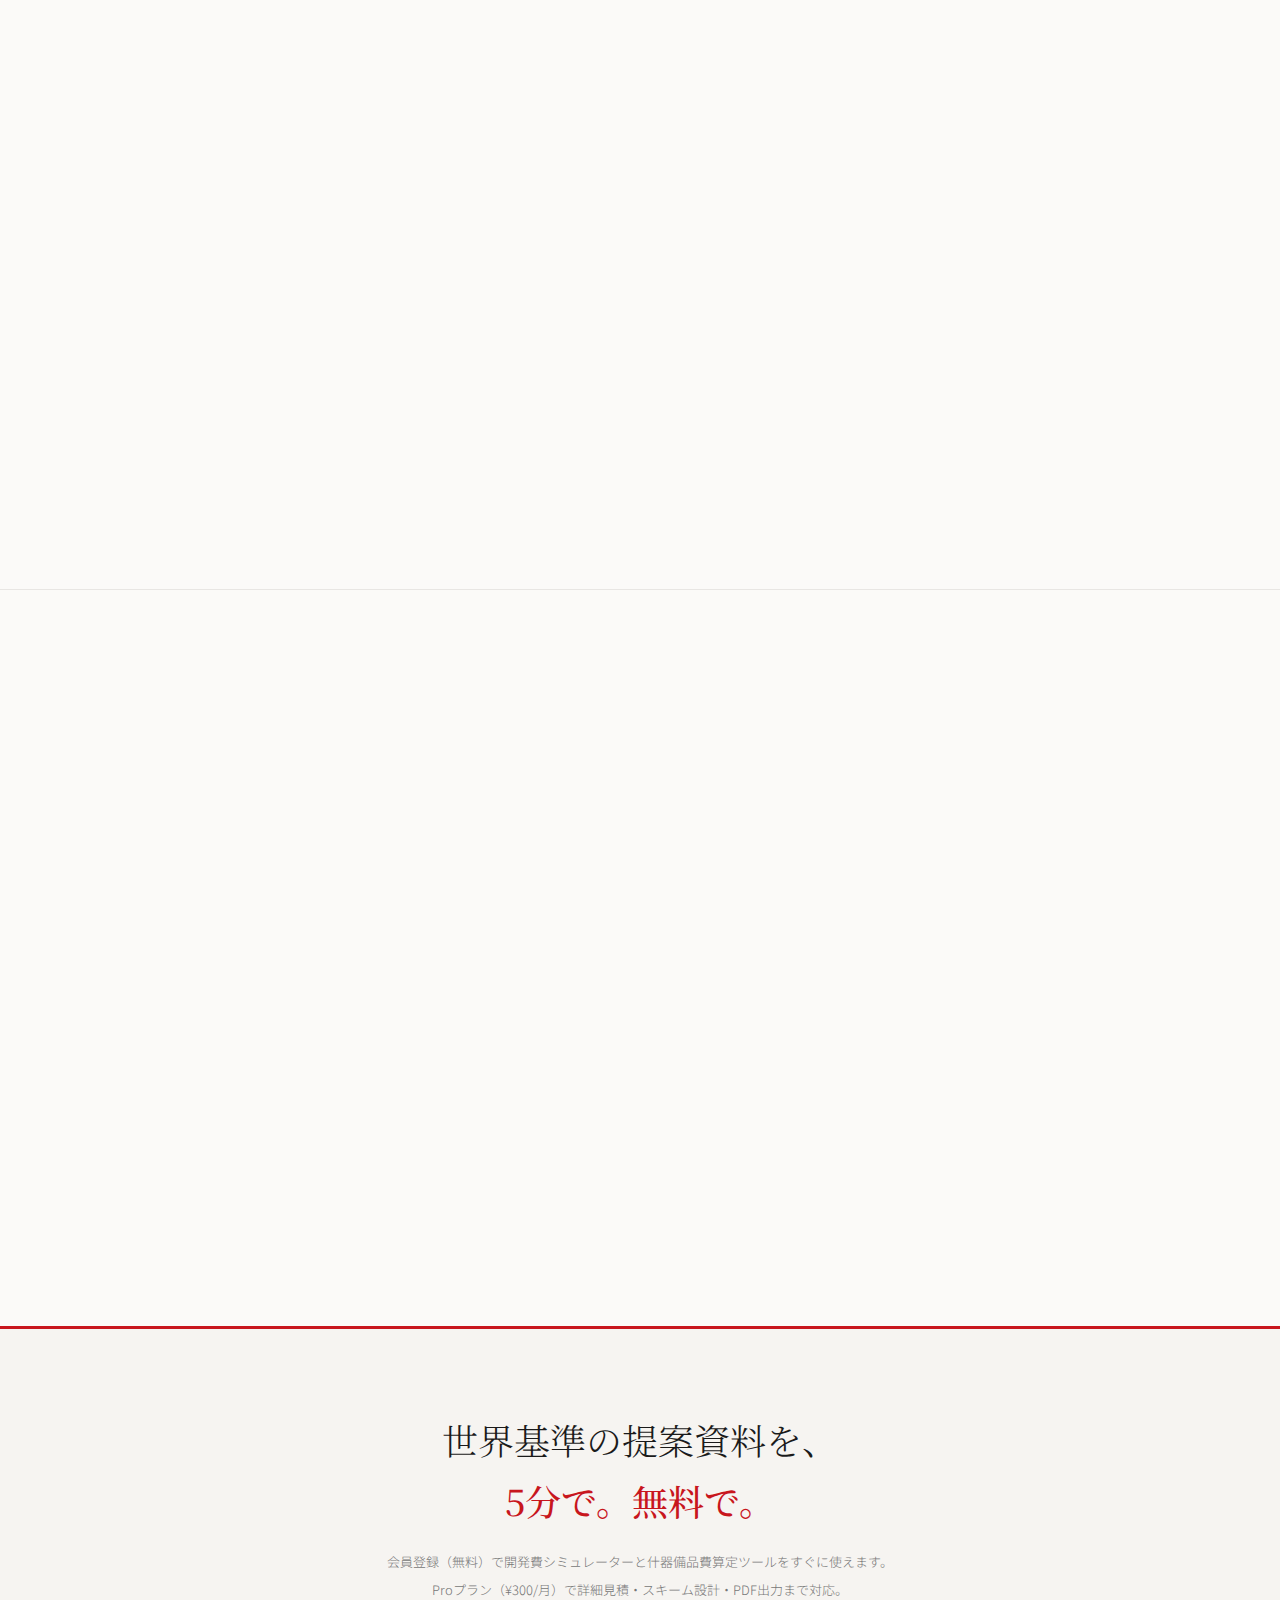
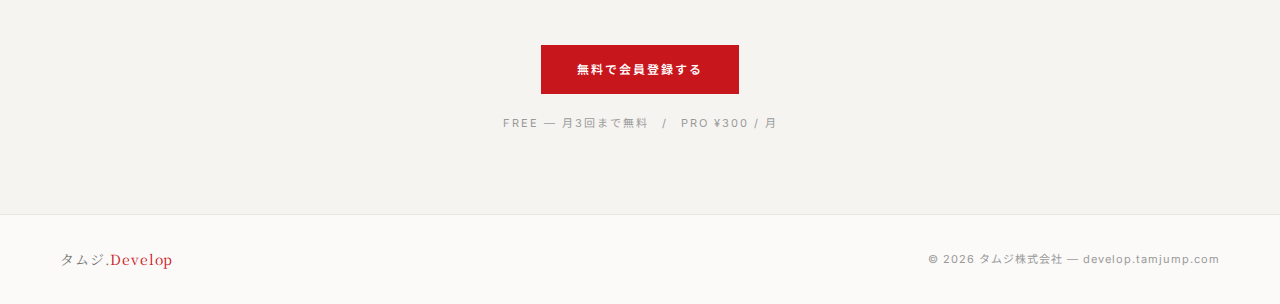
<file: lp-mci.html>
<!DOCTYPE html>
<html lang="ja">
<head>
<meta charset="UTF-8">
<meta name="viewport" content="width=device-width, initial-scale=1.0">
<title>開発費が上がる本当の理由 | タムジ.Develop</title>
<link rel="preconnect" href="https://fonts.googleapis.com">
<link href="https://fonts.googleapis.com/css2?family=Noto+Serif+JP:wght@200;300;400;500;600&family=Noto+Sans+JP:wght@200;300;400;500;700&family=Inter:wght@300;400;500;600;700&display=swap" rel="stylesheet">
<style>
:root {
  --primary: #C8161D;
  --primary-dark: #a01118;
  --primary-pale: #fef2f2;
  --black: #1a1a1a;
  --charcoal: #2d2d2d;
  --g700: #444;
  --g500: #777;
  --g400: #999;
  --g300: #bbb;
  --g200: #d5d5d5;
  --g100: #e8e6e3;
  --cream: #f6f4f1;
  --warm-white: #fbfaf8;
  --font-sans: 'Noto Sans JP', sans-serif;
  --font-serif: 'Noto Serif JP', serif;
  --font-display: 'Inter', 'Noto Sans JP', sans-serif;
}

*, *::before, *::after { margin: 0; padding: 0; box-sizing: border-box; }
html { scroll-behavior: smooth; }
body {
  font-family: var(--font-sans);
  background: var(--warm-white);
  color: var(--charcoal);
  -webkit-font-smoothing: antialiased;
  overflow-x: hidden;
  line-height: 1.8;
}
a { text-decoration: none; color: inherit; }

/* ── HEADER ── */
.site-header {
  padding: 20px 60px;
  display: flex;
  justify-content: space-between;
  align-items: center;
  border-bottom: 1px solid var(--g100);
  background: var(--warm-white);
  position: sticky;
  top: 0;
  z-index: 100;
}
.site-logo {
  font-family: var(--font-serif);
  font-size: 15px;
  font-weight: 400;
  letter-spacing: .08em;
  color: var(--black);
}
.site-logo span { color: var(--primary); }
.header-link {
  font-family: var(--font-display);
  font-size: 11px;
  font-weight: 500;
  letter-spacing: 2px;
  text-transform: uppercase;
  color: var(--primary);
  border-bottom: 1px solid var(--primary);
  padding-bottom: 2px;
  transition: opacity .2s;
}
.header-link:hover { opacity: .7; }

/* ── HERO ── */
.hero {
  padding: 100px 60px 80px;
  max-width: 1000px;
  margin: 0 auto;
  border-bottom: 3px solid var(--primary);
}

.hero-label {
  font-family: var(--font-display);
  font-size: 11px;
  font-weight: 400;
  letter-spacing: 5px;
  text-transform: uppercase;
  color: var(--primary);
  display: block;
  margin-bottom: 28px;
}

.hero-title {
  font-family: var(--font-serif);
  font-size: clamp(24px, 3.5vw, 46px);
  font-weight: 300;
  line-height: 1.45;
  letter-spacing: .03em;
  color: var(--black);
  margin-bottom: 28px;
}

.hero-title strong {
  font-weight: 600;
  color: var(--primary);
  display: block;
}

.hero-sub {
  font-size: 14px;
  font-weight: 300;
  color: var(--g500);
  line-height: 2.2;
  max-width: 560px;
  margin-bottom: 48px;
  border-left: 3px solid var(--primary);
  padding-left: 20px;
}

.hero-bottom {
  display: flex;
  align-items: center;
  gap: 40px;
  flex-wrap: wrap;
}

.btn-primary {
  display: inline-block;
  padding: 14px 36px;
  background: var(--primary);
  color: #fff;
  font-family: var(--font-display);
  font-size: 12px;
  font-weight: 600;
  letter-spacing: 2px;
  text-transform: uppercase;
  transition: background .3s;
}
.btn-primary:hover { background: var(--primary-dark); }

.scroll-down {
  font-family: var(--font-display);
  font-size: 11px;
  letter-spacing: 2px;
  color: var(--g400);
  text-transform: uppercase;
  display: flex;
  align-items: center;
  gap: 10px;
}
.scroll-down::after {
  content: '↓';
  color: var(--primary);
}

/* ── SECTIONS ── */
.section {
  padding: 100px 60px;
  max-width: 1000px;
  margin: 0 auto;
}
.section-label {
  font-family: var(--font-display);
  font-size: 10px;
  font-weight: 500;
  letter-spacing: 5px;
  text-transform: uppercase;
  color: var(--primary);
  display: block;
  margin-bottom: 16px;
}
.section-title {
  font-family: var(--font-serif);
  font-size: clamp(22px, 3vw, 36px);
  font-weight: 300;
  line-height: 1.6;
  letter-spacing: .04em;
  color: var(--black);
  margin-bottom: 40px;
}

.divider { border: none; border-top: 1px solid var(--g100); }

/* ── QUESTION LIST ── */
.q-list { list-style: none; border-top: 1px solid var(--g100); }
.q-item {
  border-bottom: 1px solid var(--g100);
  padding: 24px 0;
  display: grid;
  grid-template-columns: 48px 1fr;
  gap: 16px;
  align-items: start;
  opacity: 0;
  transform: translateY(12px);
  transition: opacity .5s, transform .5s;
}
.q-item.visible { opacity: 1; transform: translateY(0); }
.q-num {
  font-family: var(--font-display);
  font-size: 11px;
  font-weight: 600;
  color: var(--primary);
  letter-spacing: 1px;
  padding-top: 2px;
}
.q-text {
  font-size: 14px;
  font-weight: 300;
  color: var(--charcoal);
  line-height: 1.9;
}

/* ── INDICATOR BAND（赤帯） ── */
.indicator-band {
  background: var(--primary);
  padding: 60px;
}
.indicator-band-inner { max-width: 1000px; margin: 0 auto; }
.band-label {
  font-family: var(--font-display);
  font-size: 10px;
  letter-spacing: 5px;
  text-transform: uppercase;
  color: rgba(255,255,255,0.5);
  display: block;
  margin-bottom: 16px;
}
.band-title {
  font-family: var(--font-serif);
  font-size: clamp(20px, 3vw, 32px);
  font-weight: 300;
  color: #fff;
  line-height: 1.6;
  margin-bottom: 12px;
}
.band-sub {
  font-size: 13px;
  font-weight: 300;
  color: rgba(255,255,255,0.6);
  line-height: 2;
  margin-bottom: 40px;
}

/* 指標カード */
.ind-grid {
  display: grid;
  grid-template-columns: repeat(4, 1fr);
  gap: 1px;
  background: rgba(255,255,255,0.15);
  margin-bottom: 24px;
}
.ind-card {
  background: rgba(255,255,255,0.06);
  padding: 24px 16px;
  text-align: center;
  transition: background .3s;
  cursor: default;
}
.ind-card:hover { background: rgba(255,255,255,0.12); }
.ind-no {
  font-family: var(--font-display);
  font-size: 9px;
  letter-spacing: 2px;
  color: rgba(255,255,255,0.35);
  margin-bottom: 12px;
}
.ind-weight {
  font-family: var(--font-display);
  font-size: 36px;
  font-weight: 700;
  color: #fff;
  line-height: 1;
  margin-bottom: 6px;
  filter: blur(6px);
  user-select: none;
  transition: filter .3s;
}
.ind-card:hover .ind-weight { filter: blur(0); }
.ind-weight small { font-size: 14px; font-weight: 300; }
.ind-name {
  font-size: 11px;
  color: rgba(255,255,255,0.2);
  filter: blur(5px);
  transition: filter .3s, color .3s;
  user-select: none;
}
.ind-card:hover .ind-name {
  filter: blur(0);
  color: rgba(255,255,255,0.7);
}
.band-note {
  font-size: 12px;
  font-weight: 300;
  color: rgba(255,255,255,0.35);
  line-height: 2;
}

/* ── IMPACT 2COLUMN ── */
.impact-grid {
  display: grid;
  grid-template-columns: 1fr 1fr;
  gap: 2px;
  background: var(--g100);
  margin-bottom: 60px;
}
.impact-card {
  background: var(--warm-white);
  padding: 40px 36px;
}
.impact-side {
  font-family: var(--font-display);
  font-size: 10px;
  font-weight: 600;
  letter-spacing: 3px;
  text-transform: uppercase;
  color: var(--primary);
  margin-bottom: 20px;
}
.impact-stat {
  font-family: var(--font-display);
  font-size: 52px;
  font-weight: 700;
  color: var(--primary);
  line-height: 1;
  margin-bottom: 6px;
}
.impact-stat-label {
  font-family: var(--font-display);
  font-size: 10px;
  letter-spacing: 1px;
  color: var(--g400);
  margin-bottom: 20px;
}
.impact-title {
  font-family: var(--font-serif);
  font-size: 18px;
  font-weight: 400;
  color: var(--black);
  margin-bottom: 12px;
  line-height: 1.6;
}
.impact-desc {
  font-size: 13px;
  font-weight: 300;
  color: var(--g500);
  line-height: 2;
}

/* ── TIMELINE ── */
.tl-wrap {
  display: grid;
  grid-template-columns: 1fr 1fr;
  gap: 60px;
  align-items: start;
}
.tl {
  position: relative;
  padding-left: 24px;
  border-left: 2px solid var(--g100);
}
.tl-item { padding-bottom: 32px; position: relative; }
.tl-item::before {
  content: '';
  position: absolute;
  left: -29px;
  top: 8px;
  width: 8px;
  height: 8px;
  border-radius: 50%;
  background: var(--primary);
  border: 2px solid var(--warm-white);
  outline: 1px solid var(--primary);
}
.tl-year {
  font-family: var(--font-display);
  font-size: 10px;
  letter-spacing: 2px;
  color: var(--primary);
  margin-bottom: 4px;
}
.tl-val {
  font-family: var(--font-display);
  font-size: 26px;
  font-weight: 600;
  color: var(--black);
  margin-bottom: 4px;
}
.tl-val.current { color: var(--primary); }
.tl-desc { font-size: 12px; font-weight: 300; color: var(--g500); }

.quote-box {
  background: var(--cream);
  border-left: 3px solid var(--primary);
  padding: 32px 28px;
}
.quote-text {
  font-family: var(--font-serif);
  font-size: 16px;
  font-weight: 300;
  line-height: 1.9;
  color: var(--black);
  margin-bottom: 20px;
}
.quote-sub {
  font-size: 13px;
  font-weight: 300;
  color: var(--g500);
  line-height: 2;
}

/* ── FEATURE LIST ── */
.feature-list {
  display: grid;
  grid-template-columns: repeat(2, 1fr);
  gap: 1px;
  background: var(--g100);
  margin-bottom: 48px;
}
.feature-item {
  background: var(--warm-white);
  padding: 32px 28px;
  display: flex;
  gap: 20px;
  align-items: flex-start;
}
.feature-icon {
  width: 32px;
  height: 32px;
  background: var(--primary-pale);
  border: 1px solid rgba(200,22,29,.15);
  display: flex;
  align-items: center;
  justify-content: center;
  flex-shrink: 0;
  color: var(--primary);
  font-size: 14px;
  font-weight: 600;
}
.feature-name {
  font-size: 14px;
  font-weight: 500;
  color: var(--black);
  margin-bottom: 6px;
}
.feature-desc {
  font-size: 12px;
  font-weight: 300;
  color: var(--g500);
  line-height: 1.8;
}

/* ── CTA BAND ── */
.cta-band {
  background: var(--cream);
  border-top: 3px solid var(--primary);
  padding: 80px 60px;
  text-align: center;
}
.cta-title {
  font-family: var(--font-serif);
  font-size: clamp(22px, 3vw, 36px);
  font-weight: 300;
  color: var(--black);
  line-height: 1.7;
  margin-bottom: 16px;
}
.cta-title strong { color: var(--primary); font-weight: 500; }
.cta-sub {
  font-size: 13px;
  font-weight: 300;
  color: var(--g500);
  line-height: 2.2;
  margin-bottom: 40px;
}
.cta-price {
  font-family: var(--font-display);
  font-size: 11px;
  letter-spacing: 2px;
  color: var(--g400);
  margin-top: 20px;
}

/* ── FOOTER ── */
footer {
  padding: 32px 60px;
  border-top: 1px solid var(--g100);
  display: flex;
  justify-content: space-between;
  align-items: center;
  flex-wrap: wrap;
  gap: 12px;
  background: var(--warm-white);
}
.footer-brand {
  font-family: var(--font-serif);
  font-size: 14px;
  color: var(--g500);
  letter-spacing: .06em;
}
.footer-brand span { color: var(--primary); }
.footer-copy {
  font-family: var(--font-display);
  font-size: 11px;
  color: var(--g400);
  letter-spacing: 1px;
}

/* ── SCROLL REVEAL ── */
.reveal {
  opacity: 0;
  transform: translateY(16px);
  transition: opacity .7s ease, transform .7s ease;
}
.reveal.visible { opacity: 1; transform: translateY(0); }

@keyframes fadeUp {
  from { opacity: 0; transform: translateY(20px); }
  to   { opacity: 1; transform: translateY(0); }
}
.hero-label { animation: fadeUp .6s .1s ease both; }
.hero-title { animation: fadeUp .6s .25s ease both; }
.hero-sub   { animation: fadeUp .6s .4s ease both; }
.hero-bottom{ animation: fadeUp .6s .55s ease both; }

/* ── RESPONSIVE ── */
@media (max-width: 768px) {
  .site-header { padding: 16px 24px; }
  .hero { padding: 80px 24px 60px; }
  .section { padding: 72px 24px; }
  .indicator-band { padding: 48px 24px; }
  .ind-grid { grid-template-columns: repeat(2, 1fr); }
  .impact-grid { grid-template-columns: 1fr; }
  .tl-wrap { grid-template-columns: 1fr; }
  .feature-list { grid-template-columns: 1fr; }
  .cta-band { padding: 60px 24px; }
  footer { padding: 24px; }
}
</style>
</head>
<body>

<!-- HEADER -->
<header class="site-header">
  <div class="site-logo">タムジ.<span>Develop</span></div>
  <a href="https://develop.tamjump.com/register.html" class="header-link">無料で始める →</a>
</header>

<!-- HERO -->
<div class="hero">
  <span class="hero-label">Market Intelligence — 建設コストの構造</span>
  <h1 class="hero-title">
    業界の常識が、変わっています。<br>
    <strong>根拠、持っていますか？</strong>
  </h1>
  <p class="hero-sub">
    数字で語れる提案が、求められています。<br>
    建設コストを動かす指標は8つ。その構造を知った提案が、今の基準です。
  </p>
  <div class="hero-bottom">
    <a href="https://develop.tamjump.com/register.html" class="btn-primary">無料で登録する</a>
    <span class="scroll-down">スクロールして確認する</span>
  </div>
</div>

<!-- Q SECTION -->
<div class="section">
  <span class="section-label reveal">The Question</span>
  <h2 class="section-title reveal">根拠、持っていますか？</h2>
  <ul class="q-list">
    <li class="q-item">
      <span class="q-num">Q1</span>
      <span class="q-text">建設費が2012年比で何パーセント上昇しているか、数字で即答できますか？</span>
    </li>
    <li class="q-item">
      <span class="q-num">Q2</span>
      <span class="q-text">ドル円が1円動くと、RC造の建築費がどれだけ変わるか、説明できますか？</span>
    </li>
    <li class="q-item">
      <span class="q-num">Q3</span>
      <span class="q-text">銅の国際価格と、介護施設の設備費の関係を、買い手に提示できますか？</span>
    </li>
    <li class="q-item">
      <span class="q-num">Q4</span>
      <span class="q-text">金利が上昇した場合、土地取得にまわせる予算がどう圧縮されるか、試算できますか？</span>
    </li>
    <li class="q-item">
      <span class="q-num">Q5</span>
      <span class="q-text">「今の価格」ではなく、「3ヶ月後の費用感」を根拠をもって提案できますか？</span>
    </li>
  </ul>
</div>

<hr class="divider">

<!-- INDICATOR BAND（赤帯） -->
<div class="indicator-band">
  <div class="indicator-band-inner">
    <span class="band-label">The Structure — MCI指数の構成</span>
    <h2 class="band-title">建設コストを動かす指標は、8つある。</h2>
    <p class="band-sub">
      為替・資材・エネルギー・市場・金融——それぞれの領域から、建設費を動かす指標を選定。<br>
      ウェイト配分は当社独自のロジックによります。
    </p>

    <div class="ind-grid">
      <div class="ind-card">
        <div class="ind-no">指標 01</div>
        <div class="ind-weight">●●<small>%</small></div>
        <div class="ind-name">ドル円（USD/JPY）</div>
      </div>
      <div class="ind-card">
        <div class="ind-no">指標 02</div>
        <div class="ind-weight">●●<small>%</small></div>
        <div class="ind-name">人民元/円（CNY/JPY）</div>
      </div>
      <div class="ind-card">
        <div class="ind-no">指標 03</div>
        <div class="ind-weight">●●<small>%</small></div>
        <div class="ind-name">銅先物（Copper）</div>
      </div>
      <div class="ind-card">
        <div class="ind-no">指標 04</div>
        <div class="ind-weight">●●<small>%</small></div>
        <div class="ind-name">鉄筋・鉄鋼（HRC）</div>
      </div>
      <div class="ind-card">
        <div class="ind-no">指標 05</div>
        <div class="ind-weight">●●<small>%</small></div>
        <div class="ind-name">木材（Lumber）</div>
      </div>
      <div class="ind-card">
        <div class="ind-no">指標 06</div>
        <div class="ind-weight">●●<small>%</small></div>
        <div class="ind-name">Brent原油</div>
      </div>
      <div class="ind-card">
        <div class="ind-no">指標 07</div>
        <div class="ind-weight">●●<small>%</small></div>
        <div class="ind-name">日経平均</div>
      </div>
      <div class="ind-card">
        <div class="ind-no">指標 08</div>
        <div class="ind-weight">●●<small>%</small></div>
        <div class="ind-name">長期金利（JGB10Y）</div>
      </div>
    </div>

    <p class="band-note">
      カードにカーソルを乗せると、指標名とウェイトが表示されます。<br>
      各指標の選定理由・ウェイト配分・計算ロジックの詳細は会員登録後にご確認いただけます。
    </p>
  </div>
</div>

<!-- IMPACT SECTION -->
<div class="section">
  <span class="section-label reveal">Why It Matters — 売る側も、買う側も</span>
  <h2 class="section-title reveal">
    今は「先の値段」で動く時代。<br>根拠のない提案は、交渉にならない。
  </h2>

  <div class="impact-grid reveal">
    <div class="impact-card">
      <div class="impact-side">Seller — 売り手</div>
      <div class="impact-stat">+119<span style="font-size:22px;color:var(--g400)">%</span></div>
      <div class="impact-stat-label">RC造 建設コスト指数 / 2012年比</div>
      <div class="impact-title">「適正価格」を根拠で示せていますか？</div>
      <div class="impact-desc">
        建設費が上がっているから土地価格も上がって当然——その論理は正しい。
        でも数字がなければ、交渉にならない。
        根拠のある売却条件が、最終的に高い成約率を生む。
      </div>
    </div>
    <div class="impact-card">
      <div class="impact-side">Buyer — 買い手</div>
      <div class="impact-stat" style="color: var(--charcoal);">×1.28</div>
      <div class="impact-stat-label">介護施設 設備費補正係数（MCI概算）</div>
      <div class="impact-title">今の見積もりは、1ヶ月後も有効ですか？</div>
      <div class="impact-desc">
        ドル円・銅価格・金利が動けば、見積もりは変わる。
        「いつの価格か」を問わずに投資判断をするのは、
        マーケットリスクを無視して事業を始めるようなものです。
      </div>
    </div>
  </div>

  <div class="tl-wrap reveal">
    <div>
      <div style="font-family:var(--font-display);font-size:10px;letter-spacing:3px;color:var(--primary);margin-bottom:24px;">RC造 坪単価の推移</div>
      <div class="tl">
        <div class="tl-item">
          <div class="tl-year">2012</div>
          <div class="tl-val">約 52<span style="font-size:14px;font-weight:300;color:var(--g500)"> 万円/坪</span></div>
          <div class="tl-desc">基準年</div>
        </div>
        <div class="tl-item">
          <div class="tl-year">2015</div>
          <div class="tl-val">約 68<span style="font-size:14px;font-weight:300;color:var(--g500)"> 万円/坪</span></div>
          <div class="tl-desc">+31% ── アベノミクス・建設ラッシュ</div>
        </div>
        <div class="tl-item">
          <div class="tl-year">2019</div>
          <div class="tl-val">約 85<span style="font-size:14px;font-weight:300;color:var(--g500)"> 万円/坪</span></div>
          <div class="tl-desc">+63% ── 消費増税・オリンピック需要</div>
        </div>
        <div class="tl-item">
          <div class="tl-year">2020</div>
          <div class="tl-val">約 87<span style="font-size:14px;font-weight:300;color:var(--g500)"> 万円/坪</span></div>
          <div class="tl-desc">+67% ── コロナ禍・工事停滞</div>
        </div>
        <div class="tl-item">
          <div class="tl-year">2021</div>
          <div class="tl-val">約 93<span style="font-size:14px;font-weight:300;color:var(--g500)"> 万円/坪</span></div>
          <div class="tl-desc">+79% ── ウッドショック・資材不足</div>
        </div>
        <div class="tl-item">
          <div class="tl-year">2022</div>
          <div class="tl-val">約 99<span style="font-size:14px;font-weight:300;color:var(--g500)"> 万円/坪</span></div>
          <div class="tl-desc">+90% ── ウクライナ侵攻・円安急進</div>
        </div>
        <div class="tl-item">
          <div class="tl-year">2024</div>
          <div class="tl-val">約 112<span style="font-size:14px;font-weight:300;color:var(--g500)"> 万円/坪</span></div>
          <div class="tl-desc">+115% ── 金利上昇・人手不足</div>
        </div>
        <div class="tl-item" style="padding-bottom:0">
          <div class="tl-year">2025</div>
          <div class="tl-val current">約 115<span style="font-size:14px;font-weight:300;color:var(--g500)"> 万円/坪</span></div>
          <div class="tl-desc">+119% ── MCI指数による実勢推計</div>
        </div>
      </div>
    </div>

    <div class="quote-box">
      <div class="quote-text">
        「物価が上がっているので…」<br>
        <span style="color:var(--g500)">この一言で、何億円の判断をさせようとしていますか。</span>
      </div>
      <div class="quote-sub">
        世界で資金を動かすファンドの担当者は、コストドライバーを指標ベースで把握しています。
        同じ土俵で提案できる人間が、今の不動産・建設業界にどれだけいるでしょうか。<br><br>
        タムジ.Developは、その「根拠」を誰でも使えるツールとして提供します。
      </div>
    </div>
  </div>
</div>

<hr class="divider">

<!-- FEATURE SECTION -->
<div class="section">
  <span class="section-label reveal">The Tool — できること</span>
  <h2 class="section-title reveal">
    8指標と連動した<br>開発費算定ツール。無料で使える。
  </h2>

  <div class="feature-list reveal">
    <div class="feature-item">
      <div class="feature-icon">01</div>
      <div>
        <div class="feature-name">開発費シミュレーター</div>
        <div class="feature-desc">施設種別・入居者数・構造を入力するだけ。MCI指数でリアルタイムに補正された建設費を算出。木造/S造/RC/SRCの4構造を並列比較。</div>
      </div>
    </div>
    <div class="feature-item">
      <div class="feature-icon">02</div>
      <div>
        <div class="feature-name">什器備品費 算定ツール</div>
        <div class="feature-desc">介護施設の什器備品をカテゴリ別に選定。購入・リースの月次コスト比較も自動計算。銅・ドル円指標で設備費を補正。</div>
      </div>
    </div>
    <div class="feature-item">
      <div class="feature-icon">03</div>
      <div>
        <div class="feature-name">MCI指数 リアルタイム表示</div>
        <div class="feature-desc">8指標の現在値・変動率・建設費への寄与度を常時表示。「今日の市場で、今の建設費を出す」がコンセプト。</div>
      </div>
    </div>
    <div class="feature-item">
      <div class="feature-icon">Pro</div>
      <div>
        <div class="feature-name">詳細見積 / スキーム構造設計</div>
        <div class="feature-desc">工種別コスト内訳・PDF出力・IFRS16対応の財務設計資料。Proプラン（¥300/月）で利用可能。</div>
      </div>
    </div>
  </div>
</div>

<!-- CTA -->
<div class="cta-band">
  <div style="max-width:600px;margin:0 auto;">
    <h2 class="cta-title">
      世界基準の提案資料を、<br><strong>5分で。無料で。</strong>
    </h2>
    <p class="cta-sub">
      会員登録（無料）で開発費シミュレーターと什器備品費算定ツールをすぐに使えます。<br>
      Proプラン（¥300/月）で詳細見積・スキーム設計・PDF出力まで対応。
    </p>
    <a href="https://develop.tamjump.com/register.html" class="btn-primary">無料で会員登録する</a>
    <p class="cta-price">FREE — 月3回まで無料　/　PRO ¥300 / 月</p>
  </div>
</div>

<!-- FOOTER -->
<footer>
  <div class="footer-brand">タムジ.<span>Develop</span></div>
  <div class="footer-copy">© 2026 タムジ株式会社 — develop.tamjump.com</div>
</footer>

<script>
const obs = new IntersectionObserver(entries => {
  entries.forEach(e => {
    if (e.isIntersecting) {
      e.target.classList.add('visible');
      if (e.target.classList.contains('q-list')) {
        e.target.querySelectorAll('.q-item').forEach((item, i) => {
          setTimeout(() => item.classList.add('visible'), i * 100);
        });
      }
    }
  });
}, { threshold: 0.1, rootMargin: '0px 0px -30px 0px' });

document.querySelectorAll('.reveal, .q-list').forEach(el => obs.observe(el));
</script>
</body>
</html>
</file>
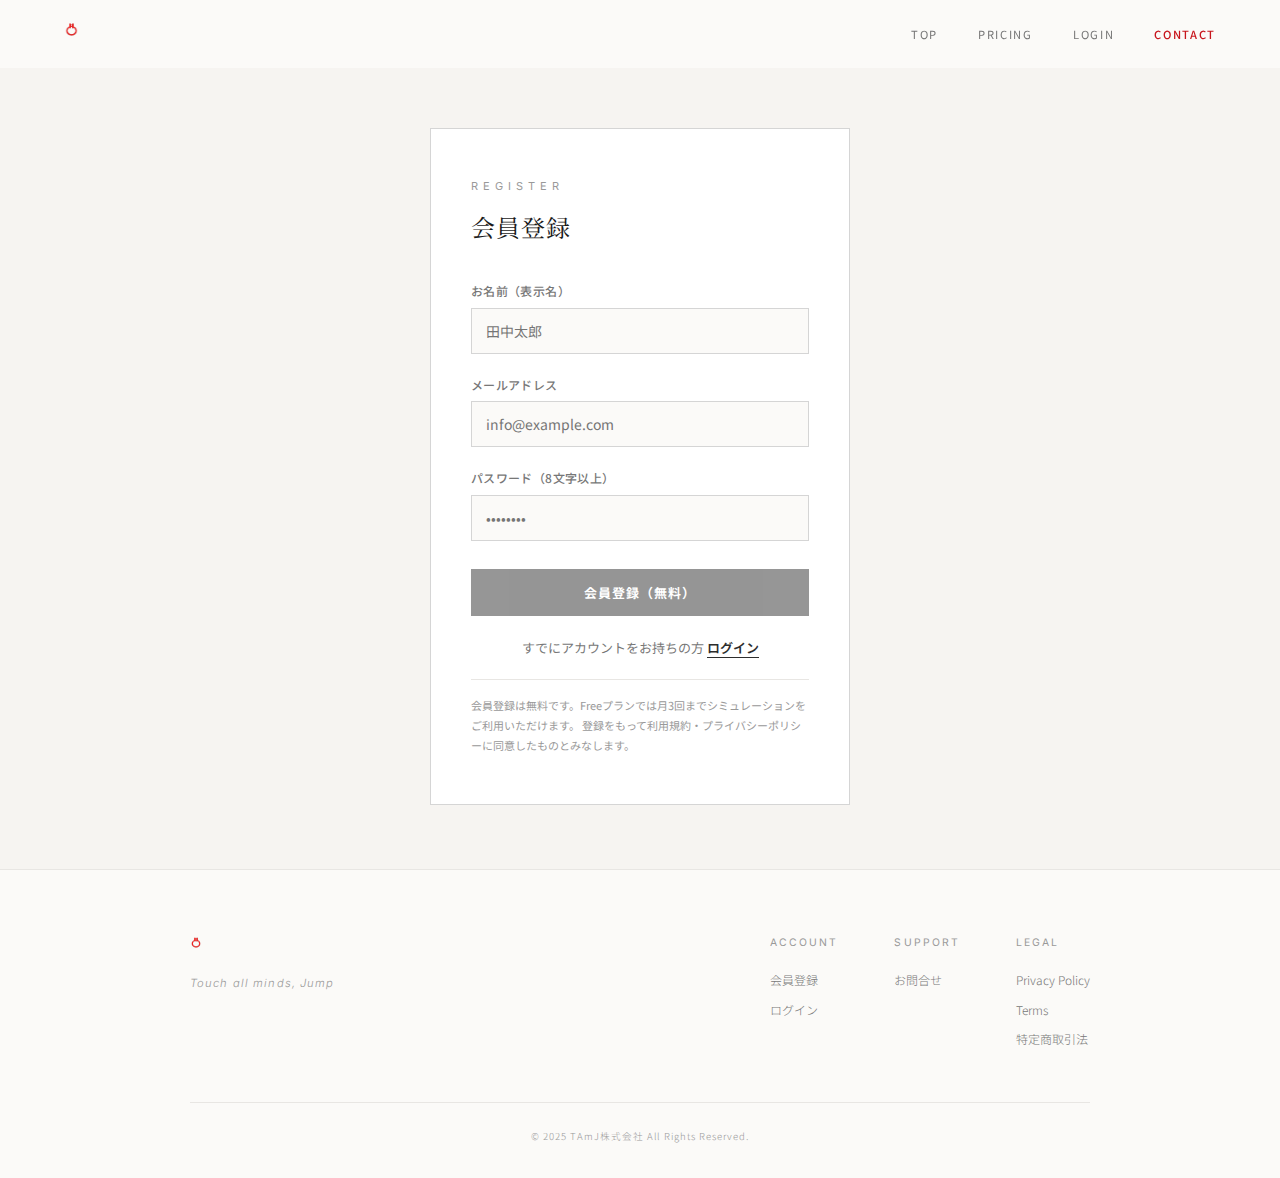
<file: register.html>
<!DOCTYPE html>
<html lang="ja">
<head>
    <meta charset="UTF-8">
    <meta name="viewport" content="width=device-width, initial-scale=1.0">
    <title>会員登録 | TAmJ 不動産開発</title>
    <link rel="preconnect" href="https://fonts.googleapis.com">
    <link rel="preconnect" href="https://fonts.gstatic.com" crossorigin>
    <link href="https://fonts.googleapis.com/css2?family=Inter:wght@300;400;500;600;700&family=Noto+Sans+JP:wght@200;300;400;500;700&family=Noto+Serif+JP:wght@200;300;400;500;600&display=swap" rel="stylesheet">
    <link rel="stylesheet" href="css/base.css">
    <link rel="stylesheet" href="css/corporate.css">
    <link rel="stylesheet" href="css/tools.css">
    <!-- Cloudflare Turnstile -->
    <script src="https://challenges.cloudflare.com/turnstile/v0/api.js" async defer></script>
    <style>
        .auth-page{min-height:100vh;display:flex;flex-direction:column}
        .auth-main{flex:1;display:flex;align-items:center;justify-content:center;padding:8rem 2rem 4rem;background:var(--cream)}
        .auth-card{background:#fff;border:1px solid var(--gray-200);width:100%;max-width:420px;padding:48px 40px}
        .auth-card .label{font-family:var(--font-display);font-size:11px;letter-spacing:5px;text-transform:uppercase;color:var(--gray-400);display:block;margin-bottom:8px}
        .auth-card h1{font-family:var(--font-serif);font-size:1.5rem;font-weight:400;letter-spacing:.04em;margin:0 0 32px;color:var(--black)}
        .auth-field{margin-bottom:20px}
        .auth-field label{display:block;font-size:12px;font-weight:500;color:var(--gray-500);letter-spacing:.03em;margin-bottom:6px}
        .auth-field input{width:100%;padding:12px 14px;border:1px solid var(--gray-200);background:var(--warm-white);font-size:14px;color:var(--charcoal);font-family:inherit;transition:border-color .3s;box-sizing:border-box}
        .auth-field input:focus{outline:none;border-color:var(--charcoal);box-shadow:0 0 0 1px var(--charcoal)}
        .auth-btn{width:100%;padding:14px;font-size:13px;font-weight:700;letter-spacing:1px;border:none;background:var(--charcoal);color:#fff;cursor:pointer;transition:background .3s;margin-top:8px}
        .auth-btn:hover{background:var(--primary)}
        .auth-btn:disabled{opacity:.5;cursor:not-allowed}
        .auth-error{font-size:12px;color:var(--primary);margin-top:12px;display:none;line-height:1.6}
        .auth-error.show{display:block}
        .auth-link{font-size:13px;color:var(--gray-500);margin-top:20px;text-align:center}
        .auth-link a{color:var(--charcoal);font-weight:600;border-bottom:1px solid var(--charcoal);transition:color .3s}
        .auth-link a:hover{color:var(--primary);border-bottom-color:var(--primary)}
        .auth-note{font-size:11px;color:var(--gray-400);line-height:1.8;margin-top:20px;padding-top:16px;border-top:1px solid var(--gray-100)}
        .cf-turnstile{margin:16px 0}
    </style>
</head>
<body class="auth-page">

    <header id="siteHeader">
        <a href="index.html" class="header-logo"><img src="logo.png" alt="TAmJ"></a>
        <nav class="header-nav">
            <a href="index.html">Top</a>
            <a href="pricing.html">Pricing</a>
            <a href="login.html">Login</a>
            <a href="https://tamjump.github.io/TAmj/contact.html" class="nav-cta">Contact</a>
        </nav>
    </header>

    <main class="auth-main">
        <div class="auth-card">
            <span class="label">Register</span>
            <h1>会員登録</h1>
            <div class="auth-field">
                <label>お名前（表示名）</label>
                <input type="text" id="regName" placeholder="田中太郎" autocomplete="name">
            </div>
            <div class="auth-field">
                <label>メールアドレス</label>
                <input type="email" id="regEmail" placeholder="info@example.com" autocomplete="email">
            </div>
            <div class="auth-field">
                <label>パスワード（8文字以上）</label>
                <input type="password" id="regPassword" placeholder="••••••••" autocomplete="new-password">
            </div>
            <!-- Turnstile ウィジェット -->
            <div class="cf-turnstile" data-sitekey="0x4AAAAAAczYM9MQXQVBO1-o" data-callback="onTurnstileSuccess"></div>
            <button class="auth-btn" id="btnRegister" disabled>会員登録（無料）</button>
            <div class="auth-error" id="regError"></div>
            <div class="auth-link">
                すでにアカウントをお持ちの方 <a href="login.html">ログイン</a>
            </div>
            <div class="auth-note">
                会員登録は無料です。Freeプランでは月3回までシミュレーションをご利用いただけます。
                登録をもって利用規約・プライバシーポリシーに同意したものとみなします。
            </div>
        </div>
    </main>

    <footer>
        <div class="footer-inner">
            <div class="footer-brand"><img src="logo.png" alt="TAmJ"><p>Touch all minds, Jump</p></div>
            <div class="footer-links">
                <div class="footer-col"><h4>Account</h4><a href="register.html">会員登録</a><a href="login.html">ログイン</a></div>
                <div class="footer-col"><h4>Support</h4><a href="https://tamjump.github.io/TAmj/contact.html">お問合せ</a></div>
                <div class="footer-col"><h4>Legal</h4><a href="https://tamjump.github.io/TAmj/privacy.html">Privacy Policy</a><a href="https://tamjump.github.io/TAmj/terms.html">Terms</a><a href="https://tamjump.github.io/TAmj/commerce.html">特定商取引法</a></div>
            </div>
        </div>
        <div class="footer-bottom"><p class="footer-copy">&copy; 2025 TAmJ株式会社 All Rights Reserved.</p></div>
    </footer>

    <script src="js/auth.js"></script>
    <script>
        const h=document.getElementById('siteHeader');
        if(h) window.addEventListener('scroll',()=>h.classList.toggle('scrolled',window.scrollY>50));

        let turnstileToken = '';

        // Turnstile認証成功時
        function onTurnstileSuccess(token) {
            turnstileToken = token;
            document.getElementById('btnRegister').disabled = false;
        }

        // 既にログイン済みならmembersへ
        onAuthReady(user=>{
            if(user) location.href='members/index.html';
        });

        document.getElementById('btnRegister').addEventListener('click', async()=>{
            const btn=document.getElementById('btnRegister');
            const err=document.getElementById('regError');
            const name=document.getElementById('regName').value.trim();
            const email=document.getElementById('regEmail').value.trim();
            const pw=document.getElementById('regPassword').value;

            err.classList.remove('show');
            if(!email||!pw){err.textContent='メールアドレスとパスワードを入力してください。';err.classList.add('show');return;}
            if(!turnstileToken){err.textContent='ボット確認を完了してください。';err.classList.add('show');return;}

            btn.disabled=true;btn.textContent='登録中…';
            const result=await registerUser(email,pw,name,turnstileToken);
            if(result.ok){
                err.style.color='green';
                err.textContent='確認メールを送信しました。メールをご確認ください。';
                err.classList.add('show');
                btn.textContent='送信完了';
            } else {
                err.textContent=result.error;err.classList.add('show');
                btn.disabled=false;btn.textContent='会員登録（無料）';
                // Turnstileをリセット
                turnstile.reset();
                turnstileToken='';
            }
        });

        document.getElementById('regPassword').addEventListener('keydown',e=>{
            if(e.key==='Enter') document.getElementById('btnRegister').click();
        });
    </script>
</body>
</html>
</file>
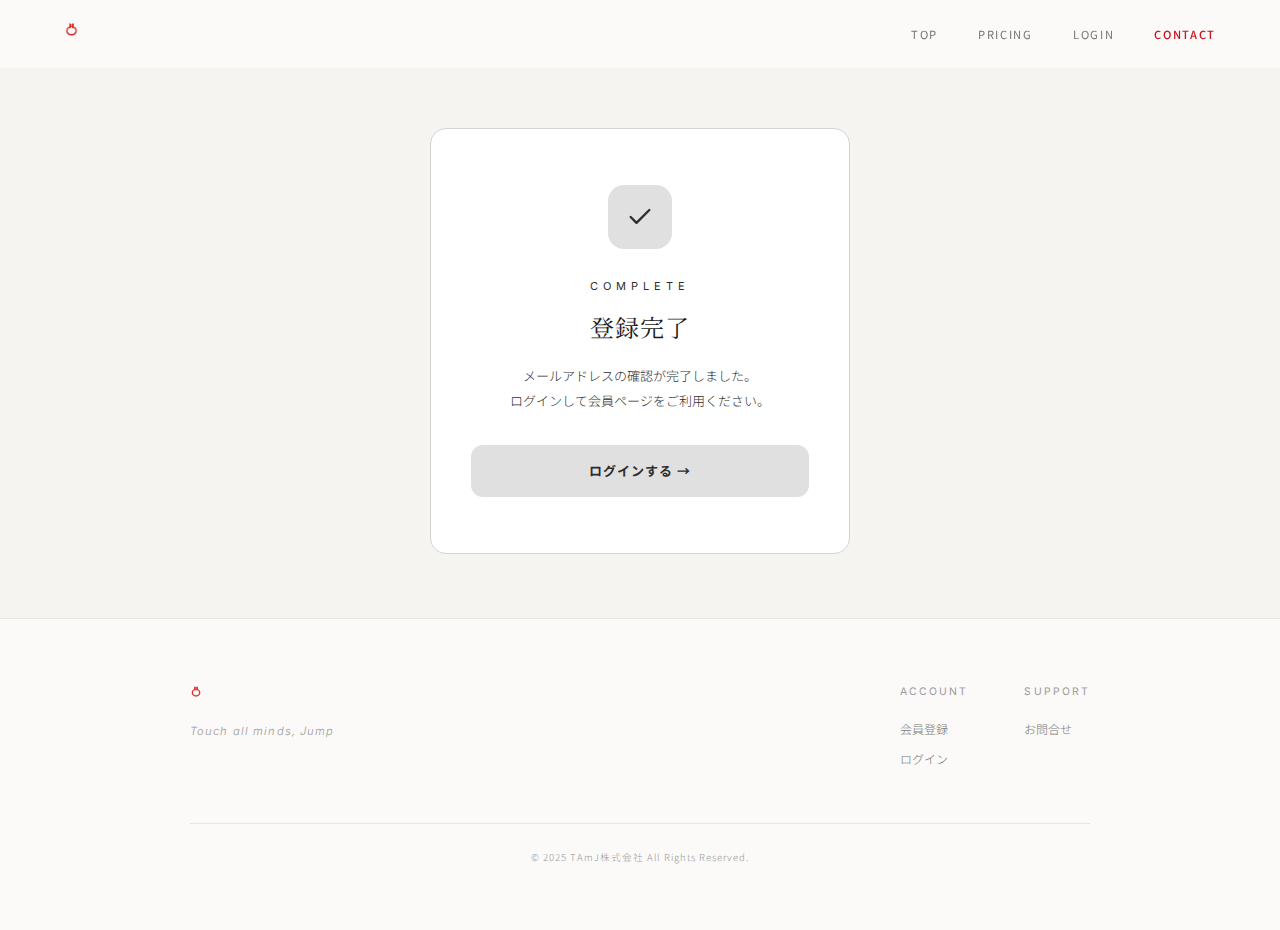
<file: verified.html>
<!DOCTYPE html>
<html lang="ja">
<head>
    <meta charset="UTF-8">
    <meta name="viewport" content="width=device-width, initial-scale=1.0">
    <title>登録完了 | TAmJ 不動産開発</title>
    <link rel="preconnect" href="https://fonts.googleapis.com">
    <link rel="preconnect" href="https://fonts.gstatic.com" crossorigin>
    <link href="https://fonts.googleapis.com/css2?family=Inter:wght@300;400;500;600;700&family=Noto+Sans+JP:wght@200;300;400;500;700&family=Noto+Serif+JP:wght@200;300;400;500;600&display=swap" rel="stylesheet">
    <link rel="stylesheet" href="css/base.css">
    <link rel="stylesheet" href="css/corporate.css">
    <link rel="stylesheet" href="css/tools.css">
    <style>
        .auth-page{min-height:100vh;display:flex;flex-direction:column}
        .auth-main{flex:1;display:flex;align-items:center;justify-content:center;padding:8rem 2rem 4rem;background:var(--cream)}
        .auth-card{background:#fff;border:1px solid var(--gray-200);border-radius:16px;width:100%;max-width:420px;padding:56px 40px;text-align:center}
        .label{font-family:var(--font-display);font-size:11px;letter-spacing:5px;text-transform:uppercase;color:#2d2d2d;display:block;margin-bottom:8px}
        h1{font-family:var(--font-serif);font-size:1.5rem;font-weight:400;letter-spacing:.04em;margin:0 0 16px;color:var(--black)}
        p{font-size:13px;color:#2d2d2d;line-height:1.9;margin:0 0 32px}
        .icon-wrap{width:64px;height:64px;background:#e0e0e0;border-radius:16px;display:flex;align-items:center;justify-content:center;margin:0 auto 28px}
        .icon-wrap svg{width:28px;height:28px;stroke:#2d2d2d;stroke-width:2;fill:none;stroke-linecap:round;stroke-linejoin:round}
        .icon-wrap.error{background:#f5f5f3}
        .icon-wrap.error svg{stroke:#2d2d2d}
        .auth-btn{display:inline-block;width:100%;padding:14px;font-size:13px;font-weight:700;letter-spacing:1px;background:#e0e0e0;color:#2d2d2d;text-decoration:none;box-sizing:border-box;transition:background .3s;border-radius:12px}
        .auth-btn:hover{background:var(--primary)}
    </style>
</head>
<body class="auth-page">

    <header id="siteHeader">
        <a href="index.html" class="header-logo"><img src="logo.png" alt="TAmJ"></a>
        <nav class="header-nav">
            <a href="index.html">Top</a>
            <a href="pricing.html">Pricing</a>
            <a href="login.html">Login</a>
            <a href="https://tamjump.github.io/TAmj/contact.html" class="nav-cta">Contact</a>
        </nav>
    </header>

    <main class="auth-main">

        <div class="auth-card" id="successCard">
            <div class="icon-wrap">
                <svg viewBox="0 0 24 24"><polyline points="20 6 9 17 4 12"/></svg>
            </div>
            <span class="label">Complete</span>
            <h1>登録完了</h1>
            <p>メールアドレスの確認が完了しました。<br>ログインして会員ページをご利用ください。</p>
            <a href="login.html" class="auth-btn">ログインする →</a>
        </div>

        <div class="auth-card" id="errorCard" style="display:none">
            <div class="icon-wrap error">
                <svg viewBox="0 0 24 24"><line x1="18" y1="6" x2="6" y2="18"/><line x1="6" y1="6" x2="18" y2="18"/></svg>
            </div>
            <span class="label">Error</span>
            <h1>リンクが無効です</h1>
            <p>確認リンクが無効または期限切れです。<br>再度会員登録をお試しください。</p>
            <a href="register.html" class="auth-btn">会員登録へ →</a>
        </div>

    </main>

    <footer>
        <div class="footer-inner">
            <div class="footer-brand"><img src="logo.png" alt="TAmJ"><p>Touch all minds, Jump</p></div>
            <div class="footer-links">
                <div class="footer-col"><h4>Account</h4><a href="register.html">会員登録</a><a href="login.html">ログイン</a></div>
                <div class="footer-col"><h4>Support</h4><a href="https://tamjump.github.io/TAmj/contact.html">お問合せ</a></div>
            </div>
        </div>
        <div class="footer-bottom"><p class="footer-copy">&copy; 2025 TAmJ株式会社 All Rights Reserved.</p></div>
    </footer>

    <script>
        if (new URLSearchParams(location.search).get('error') === '1') {
            document.getElementById('successCard').style.display = 'none';
            document.getElementById('errorCard').style.display = 'block';
        }
    </script>
</body>
</html>
</file>
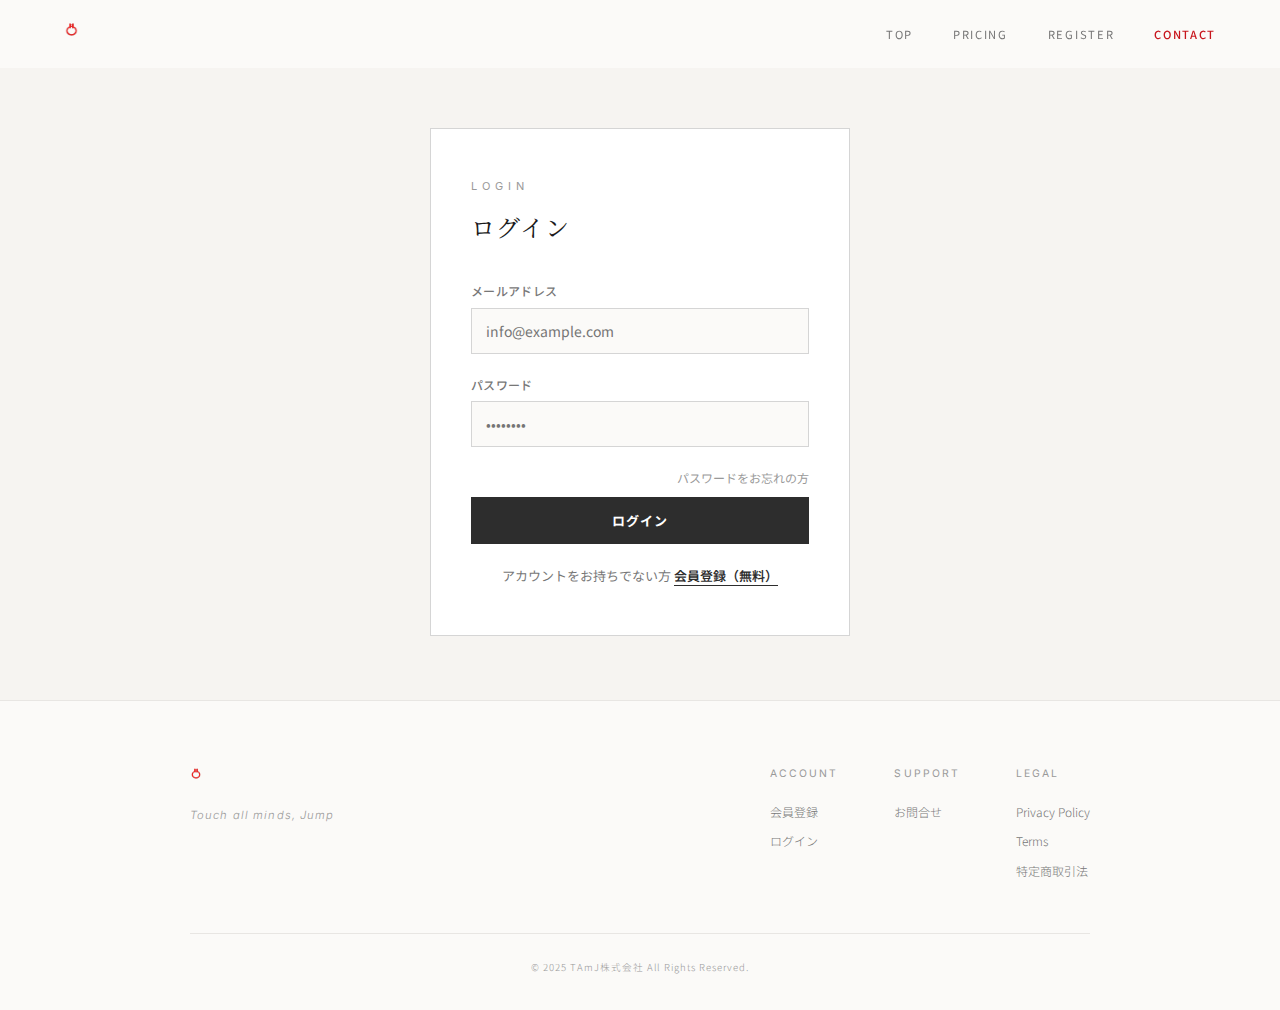
<file: members/account.html>
<!DOCTYPE html>
<html lang="ja">
<head>
    <meta charset="UTF-8">
    <meta name="viewport" content="width=device-width, initial-scale=1.0">
    <title>アカウント設定 | TAmJ 不動産開発</title>
    <link rel="preconnect" href="https://fonts.googleapis.com">
    <link rel="preconnect" href="https://fonts.gstatic.com" crossorigin>
    <link href="https://fonts.googleapis.com/css2?family=Inter:wght@300;400;500;600;700&family=Noto+Sans+JP:wght@200;300;400;500;700&family=Noto+Serif+JP:wght@200;300;400;500;600&display=swap" rel="stylesheet">
    <link rel="stylesheet" href="../css/base.css">
    <link rel="stylesheet" href="../css/corporate.css">
    <link rel="stylesheet" href="../css/tools.css">
    <style>
        .account-page { min-height: 100vh; background: var(--cream); }
        .account-wrap { max-width: 640px; margin: 0 auto; padding: 8rem 2rem 4rem; }

        .account-header { margin-bottom: 40px; }
        .account-header .label { font-family: var(--font-display); font-size: 11px; letter-spacing: 5px; text-transform: uppercase; color: var(--gray-400); display: block; margin-bottom: 8px; }
        .account-header h1 { font-family: var(--font-serif); font-size: 1.6rem; font-weight: 400; letter-spacing: .04em; color: var(--black); margin: 0; }

        /* ── カード ── */
        .setting-card { background: #fff; border: 1px solid var(--gray-200); padding: 32px; margin-bottom: 20px; }
        .setting-card .card-title { font-size: 13px; font-weight: 700; letter-spacing: 1px; text-transform: uppercase; color: var(--charcoal); margin: 0 0 24px; padding-bottom: 12px; border-bottom: 1px solid var(--gray-100); }

        /* ── フォーム ── */
        .form-field { margin-bottom: 20px; }
        .form-field label { display: block; font-size: 12px; font-weight: 500; color: var(--gray-500); letter-spacing: .03em; margin-bottom: 6px; }
        .form-field input { width: 100%; padding: 12px 14px; border: 1px solid var(--gray-200); background: var(--warm-white); font-size: 14px; color: var(--charcoal); font-family: inherit; box-sizing: border-box; transition: border-color .3s; }
        .form-field input:focus { outline: none; border-color: var(--charcoal); }
        .form-field input:disabled { background: var(--cream); color: var(--gray-400); cursor: not-allowed; }
        .form-field .hint { font-size: 11px; color: var(--gray-400); margin-top: 4px; }

        .btn-save { padding: 12px 28px; font-size: 13px; font-weight: 700; letter-spacing: 1px; border: 2px solid var(--charcoal); background: transparent; color: var(--charcoal); cursor: pointer; transition: all .3s; }
        .btn-save:hover { background: var(--charcoal); color: #fff; }
        .btn-save:disabled { opacity: .5; cursor: not-allowed; }

        .msg { font-size: 12px; margin-top: 12px; padding: 10px 14px; display: none; }
        .msg.success { background: #f0fdf4; color: #16a34a; border-left: 3px solid #16a34a; display: block; }
        .msg.error   { background: #fef2f2; color: #dc2626; border-left: 3px solid #dc2626; display: block; }

        /* ── プランバッジ ── */
        .plan-row { display: flex; align-items: center; justify-content: space-between; flex-wrap: wrap; gap: 12px; }
        .plan-badge { display: inline-block; padding: 4px 12px; font-size: 11px; font-weight: 700; letter-spacing: 1px; text-transform: uppercase; }
        .plan-badge.free { background: var(--gray-100); color: var(--gray-500); }
        .plan-badge.paid { background: var(--primary-pale); color: var(--primary); border: 1px solid var(--primary); }
        .plan-expires { font-size: 12px; color: var(--gray-400); }

        .btn-upgrade { padding: 10px 24px; font-size: 12px; font-weight: 700; letter-spacing: 1px; background: var(--primary); color: #fff; border: none; cursor: pointer; text-decoration: none; display: inline-block; transition: background .3s; }
        .btn-upgrade:hover { background: var(--primary-dark); }

        /* ── 危険ゾーン ── */
        .danger-card { border-color: #fca5a5; }
        .danger-card .card-title { color: #dc2626; border-color: #fecaca; }
        .btn-logout { padding: 10px 24px; font-size: 12px; font-weight: 700; letter-spacing: 1px; border: 2px solid #dc2626; background: transparent; color: #dc2626; cursor: pointer; transition: all .3s; }
        .btn-logout:hover { background: #dc2626; color: #fff; }

        .back-link { display: inline-flex; align-items: center; gap: 6px; font-size: 13px; color: var(--gray-500); text-decoration: none; margin-bottom: 32px; transition: color .2s; }
        .back-link:hover { color: var(--black); }
    </style>
</head>
<body class="account-page">

    <header id="siteHeader">
        <a href="../index.html" class="header-logo"><img src="../logo.png" alt="TAmJ"></a>
        <nav class="header-nav">
            <a href="../index.html">Top</a>
            <a href="../pricing.html">Pricing</a>
            <a href="index.html">MyPage</a>
            <a href="../https://tamjump.github.io/TAmj/contact.html" class="nav-cta">Contact</a>
        </nav>
    </header>

    <div class="account-wrap">
        <a href="index.html" class="back-link">← 会員ページに戻る</a>

        <div class="account-header">
            <span class="label">Account Settings</span>
            <h1>アカウント設定</h1>
        </div>

        <!-- ── プラン情報 ── -->
        <div class="setting-card">
            <div class="card-title">現在のプラン</div>
            <div class="plan-row">
                <div>
                    <span class="plan-badge" id="planBadge">Free</span>
                    <div class="plan-expires" id="planExpires" style="margin-top:6px;display:none"></div>
                </div>
                <a href="https://square.link/u/w9nRYlU1" class="btn-upgrade" id="upgradeBtn" target="_blank">Proにアップグレード</a>
            </div>
        </div>

        <!-- ── 表示名の変更 ── -->
        <div class="setting-card">
            <div class="card-title">表示名の変更</div>
            <div class="form-field">
                <label>表示名</label>
                <input type="text" id="nameInput" placeholder="お名前">
            </div>
            <button class="btn-save" id="saveNameBtn" onclick="saveName()">保存する</button>
            <div class="msg" id="nameMsg"></div>
        </div>

        <!-- ── メールアドレスの変更 ── -->
        <div class="setting-card">
            <div class="card-title">メールアドレスの変更</div>
            <div class="form-field">
                <label>現在のメールアドレス</label>
                <input type="email" id="currentEmail" disabled>
            </div>
            <div class="form-field">
                <label>新しいメールアドレス</label>
                <input type="email" id="newEmail" placeholder="新しいメールアドレス">
            </div>
            <div class="form-field">
                <label>パスワード（本人確認）</label>
                <input type="password" id="emailConfirmPassword" placeholder="現在のパスワード">
            </div>
            <button class="btn-save" id="saveEmailBtn" onclick="saveEmail()">変更する</button>
            <div class="msg" id="emailMsg"></div>
        </div>

        <!-- ── パスワードの変更 ── -->
        <div class="setting-card">
            <div class="card-title">パスワードの変更</div>
            <div class="form-field">
                <label>現在のパスワード</label>
                <input type="password" id="currentPassword" placeholder="現在のパスワード">
            </div>
            <div class="form-field">
                <label>新しいパスワード（8文字以上）</label>
                <input type="password" id="newPassword" placeholder="新しいパスワード">
            </div>
            <div class="form-field">
                <label>新しいパスワード（確認）</label>
                <input type="password" id="newPassword2" placeholder="もう一度入力">
            </div>
            <button class="btn-save" id="savePasswordBtn" onclick="savePassword()">変更する</button>
            <div class="msg" id="passwordMsg"></div>
        </div>

        <!-- ── ログアウト ── -->
        <div class="setting-card danger-card">
            <div class="card-title">ログアウト</div>
            <button class="btn-logout" onclick="doLogout()">ログアウトする</button>
        </div>
    </div>

    <footer>
        <div class="footer-inner">
            <div class="footer-brand"><img src="../logo.png" alt="TAmJ"><p>Touch all minds, Jump</p></div>
            <div class="footer-links">
                <div class="footer-col"><h4>Account</h4><a href="../register.html">会員登録</a><a href="../login.html">ログイン</a></div>
                <div class="footer-col"><h4>Support</h4><a href="https://tamjump.github.io/TAmj/contact.html">お問合せ</a></div>
            </div>
        </div>
        <div class="footer-bottom"><p class="footer-copy">&copy; 2025 TAmJ株式会社 All Rights Reserved.</p></div>
    </footer>

    <script src="../js/auth.js"></script>
    <script>
        const API = 'https://tamjump-member-api.animalb001.workers.dev';
        let currentUser = null;

        const h = document.getElementById('siteHeader');
        if (h) window.addEventListener('scroll', () => h.classList.toggle('scrolled', window.scrollY > 50));

        // ログインチェック・ユーザー情報表示
        onAuthReady(user => {
            if (!user) {
                location.href = '../login.html?return=' + encodeURIComponent(location.pathname);
                return;
            }
            currentUser = user;
            document.getElementById('nameInput').value = user.displayName || '';
            document.getElementById('currentEmail').value = user.email || '';

            // プランバッジ
            const badge = document.getElementById('planBadge');
            const expires = document.getElementById('planExpires');
            const upgradeBtn = document.getElementById('upgradeBtn');
            if (user.plan === 'paid') {
                badge.textContent = 'Pro';
                badge.className = 'plan-badge paid';
                upgradeBtn.style.display = 'none';
                if (user.proExpiresAt) {
                    const d = new Date(user.proExpiresAt);
                    expires.textContent = `有効期限: ${d.getFullYear()}年${d.getMonth()+1}月${d.getDate()}日`;
                    expires.style.display = 'block';
                }
            }
        });

        // 表示名の保存
        async function saveName() {
            const name = document.getElementById('nameInput').value.trim();
            const msg  = document.getElementById('nameMsg');
            const btn  = document.getElementById('saveNameBtn');
            msg.className = 'msg';

            if (!name) { msg.className = 'msg error'; msg.textContent = '名前を入力してください。'; return; }

            btn.disabled = true; btn.textContent = '保存中...';
            try {
                const res  = await _apiCall('/api/auth/update-profile', {
                    method: 'POST',
                    body: JSON.stringify({ name }),
                });
                const data = await res.json();
                if (data.ok) { msg.className = 'msg success'; msg.textContent = '表示名を変更しました。'; }
                else         { msg.className = 'msg error';   msg.textContent = data.error || '変更に失敗しました。'; }
            } catch { msg.className = 'msg error'; msg.textContent = '通信エラーが発生しました。'; }
            btn.disabled = false; btn.textContent = '保存する';
        }

        // メールアドレスの変更
        async function saveEmail() {
            const newEmail = document.getElementById('newEmail').value.trim();
            const password = document.getElementById('emailConfirmPassword').value;
            const msg      = document.getElementById('emailMsg');
            const btn      = document.getElementById('saveEmailBtn');
            msg.className  = 'msg';

            if (!newEmail || !password) { msg.className = 'msg error'; msg.textContent = '全ての項目を入力してください。'; return; }

            btn.disabled = true; btn.textContent = '変更中...';
            try {
                const res  = await _apiCall('/api/auth/update-email', {
                    method: 'POST',
                    body: JSON.stringify({ newEmail, password }),
                });
                const data = await res.json();
                if (data.ok) {
                    msg.className = 'msg success';
                    msg.textContent = 'メールアドレスを変更しました。';
                    document.getElementById('currentEmail').value = newEmail;
                    document.getElementById('newEmail').value = '';
                    document.getElementById('emailConfirmPassword').value = '';
                } else {
                    msg.className = 'msg error'; msg.textContent = data.error || '変更に失敗しました。';
                }
            } catch { msg.className = 'msg error'; msg.textContent = '通信エラーが発生しました。'; }
            btn.disabled = false; btn.textContent = '変更する';
        }

        // パスワードの変更
        async function savePassword() {
            const currentPassword = document.getElementById('currentPassword').value;
            const newPassword     = document.getElementById('newPassword').value;
            const newPassword2    = document.getElementById('newPassword2').value;
            const msg  = document.getElementById('passwordMsg');
            const btn  = document.getElementById('savePasswordBtn');
            msg.className = 'msg';

            if (!currentPassword || !newPassword || !newPassword2) { msg.className = 'msg error'; msg.textContent = '全ての項目を入力してください。'; return; }
            if (newPassword.length < 8) { msg.className = 'msg error'; msg.textContent = '新しいパスワードは8文字以上にしてください。'; return; }
            if (newPassword !== newPassword2) { msg.className = 'msg error'; msg.textContent = 'パスワードが一致しません。'; return; }

            btn.disabled = true; btn.textContent = '変更中...';
            try {
                const res  = await _apiCall('/api/auth/update-password', {
                    method: 'POST',
                    body: JSON.stringify({ currentPassword, newPassword }),
                });
                const data = await res.json();
                if (data.ok) {
                    msg.className = 'msg success'; msg.textContent = 'パスワードを変更しました。';
                    document.getElementById('currentPassword').value = '';
                    document.getElementById('newPassword').value = '';
                    document.getElementById('newPassword2').value = '';
                } else {
                    msg.className = 'msg error'; msg.textContent = data.error || '変更に失敗しました。';
                }
            } catch { msg.className = 'msg error'; msg.textContent = '通信エラーが発生しました。'; }
            btn.disabled = false; btn.textContent = '変更する';
        }

        // ログアウト
        async function doLogout() {
            await logoutUser();
        }
    </script>
</body>
</html>
</file>
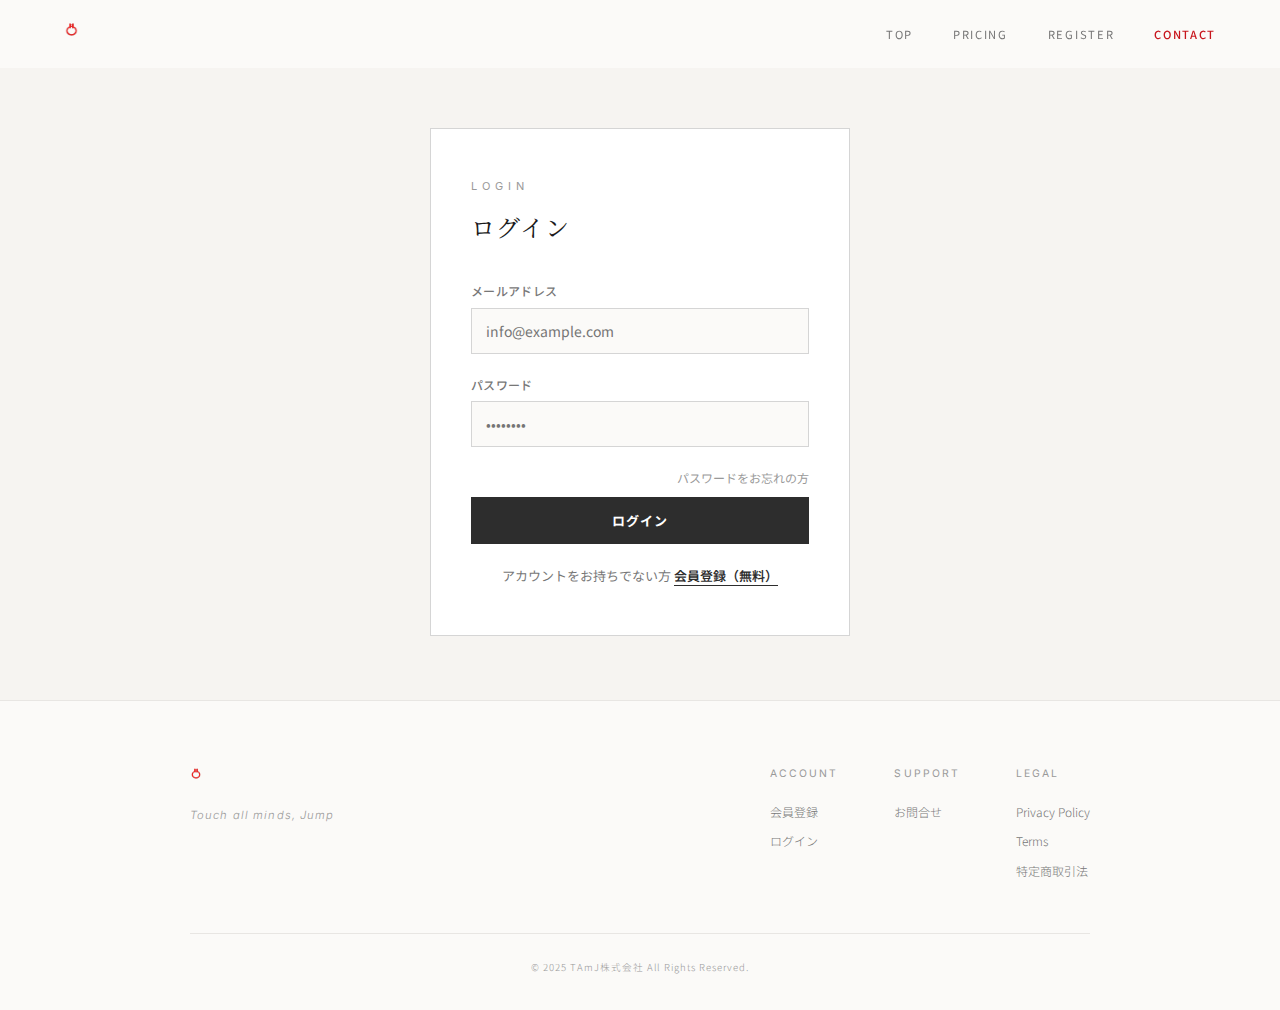
<file: members/service-development.html>
<!DOCTYPE html>
<html lang="ja">
<head>
    <meta charset="UTF-8">
    <meta name="viewport" content="width=device-width, initial-scale=1.0">
    <title>Development Simulator | TAmJ</title>
    <link rel="preconnect" href="https://fonts.googleapis.com">
    <link rel="preconnect" href="https://fonts.gstatic.com" crossorigin>
    <link href="https://fonts.googleapis.com/css2?family=Inter:wght@300;400;500;600;700&amp;family=Noto+Sans+JP:wght@200;300;400;500;700&amp;family=Noto+Serif+JP:wght@200;300;400;500;600&amp;display=swap" rel="stylesheet">
    <link rel="stylesheet" href="../css/base.css">
    <link rel="stylesheet" href="../css/corporate.css">
    <link rel="stylesheet" href="../css/tools.css">
<style>.pay-gate{display:none;position:fixed;inset:0;z-index:2000;background:rgba(12,12,12,.92);backdrop-filter:blur(8px);align-items:center;justify-content:center}.pay-gate.show{display:flex}.pay-gate-card{background:#fff;padding:48px 40px;max-width:400px;width:90%;text-align:center}.pay-gate-card h2{font-family:var(--font-serif);font-size:1.3rem;font-weight:400;margin:0 0 12px;color:var(--black)}.pay-gate-card p{font-size:13px;color:var(--gray-500);font-weight:300;line-height:1.8;margin:0 0 24px}.pay-gate-card .price{font-family:var(--font-display);font-size:42px;font-weight:600;color:var(--primary);margin:16px 0 4px}.pay-gate-card .unit{font-size:12px;color:var(--gray-400);margin-bottom:24px}.pay-gate-card .btn-pay{display:block;width:100%;padding:14px;font-size:13px;font-weight:700;letter-spacing:1px;border:none;background:var(--charcoal);color:#fff;cursor:pointer;transition:background .3s}.pay-gate-card .btn-pay:hover{background:var(--primary)}.pay-gate-card .btn-back{display:inline-block;margin-top:12px;font-size:12px;color:var(--gray-400);text-decoration:none;border-bottom:1px solid var(--gray-300)}.pay-gate-card .btn-back:hover{color:var(--primary)}
.idx-chip{background:#fff;padding:3px 8px;font-size:.62rem;display:flex;align-items:center;gap:4px;border:1px solid var(--gray-200)}.idx-label{color:var(--gray-400);font-size:.55rem;letter-spacing:.5px}.idx-val{font-family:var(--font-display);font-weight:600;color:var(--charcoal)}.idx-up{color:#16a34a}.idx-down{color:#dc2626}
.mci-ind{padding:.8rem 1rem;background:var(--warm-white);text-align:left;border:1px solid var(--gray-200)}.mci-ind-label{font-size:.58rem;color:var(--gray-500);letter-spacing:.5px;text-transform:uppercase}.mci-ind-wt{font-size:.52rem;color:var(--gray-400);margin-top:1px;margin-bottom:.4rem}.mci-ind-val{font-family:var(--font-display);font-size:1.05rem;font-weight:700;color:var(--black);margin-top:2px}.mci-ind-chg{font-size:.6rem;margin-top:2px;font-weight:600}
.mci-struct-row{background:var(--warm-white);padding:5px 8px;text-align:center;border-radius:2px;border:1px solid var(--gray-200)}.mci-struct-name{display:block;font-size:.5rem;color:var(--gray-500);letter-spacing:1px}.mci-struct-val{display:block;font-family:var(--font-display);font-size:.78rem;font-weight:700;color:var(--black);margin-top:1px}.mci-struct-pct{display:block;font-size:.52rem;font-weight:600;margin-top:1px}</style>
</head>
<body>
    <header id="siteHeader">
        <a href="../index.html" class="header-logo"><img src="../logo.png" alt="TAmJ"></a>
        <nav class="header-nav">
            <a href="../index.html">Top</a>
            <a href="../pricing.html">Pricing</a>
            <a href="index.html">MyPage</a>
            <a href="https://tamjump.github.io/TAmj/contact.html">Contact</a>
            <a href="#" onclick="logoutUser();return false;" class="nav-cta" style="font-size:11px;">Logout</a>
        </nav>
    </header>
<section class="hero">
        <h1>介護・医療施設の開発シミュレーション</h1>
        <p><strong>施設種別＋入居者数</strong>を入力するだけで、面積→建築費→投資額を自動で概算します。</p>
        <div class="flow" id="flow"></div>
    </section>
    <!-- ══ Macro Construction Index (MCI) ══ -->
    <section id="mciSection" style="background:var(--cream);padding:.8rem 0 .8rem;margin:0;border-bottom:3px solid var(--primary)">
        <div style="max-width:1100px;margin:0 auto;padding:0 1.5rem">
            <!-- Header row -->
            <div style="display:flex;justify-content:space-between;align-items:flex-start;margin-bottom:.6rem">
                <div>
                    <div style="font-size:.52rem;letter-spacing:3px;color:var(--gray-500);text-transform:uppercase;font-weight:500">Macro Construction Index — MCI</div>
                    <div style="display:flex;align-items:baseline;gap:.5rem;margin-top:.15rem">
                        <span style="font-family:var(--font-display);font-size:2rem;font-weight:700;letter-spacing:-.03em;color:var(--black)" id="mciValue">1.000</span>
                        <span style="font-size:.72rem;font-weight:600;padding:2px 8px;border-radius:2px;color:var(--gray-700)" id="mciPctBadge">±0.0%</span>
                    </div>
                    <div style="font-size:.52rem;color:var(--gray-500);margin-top:2px">2022年実勢単価を基準にマクロ経済指数で現在価値に補正 <span id="mciDataDate" style="color:var(--charcoal);font-weight:600"></span></div>
                </div>
                <label style="font-size:.6rem;display:flex;align-items:center;gap:5px;cursor:pointer;color:var(--gray-700);margin-top:.3rem;white-space:nowrap">
                    <input type="checkbox" id="indexEnabled" style="accent-color:#C8161D;width:14px;height:14px"> 単価に反映
                </label>
            </div>
            <!-- 5 Indicators -->
            <div style="display:grid;grid-template-columns:repeat(4,1fr);gap:1px;background:var(--gray-200);border-radius:3px;overflow:hidden;margin-bottom:.6rem" id="marketValues">
                <div class="mci-ind"><div class="mci-ind-label">ドル円</div><div class="mci-ind-wt">×0.27</div><div class="mci-ind-val" id="mv_usdjpy">—</div><div class="mci-ind-chg" id="mv_usdjpy_chg"></div></div>
                <div class="mci-ind"><div class="mci-ind-label">銅 $/lb</div><div class="mci-ind-wt">×0.18</div><div class="mci-ind-val" id="mv_copper">—</div><div class="mci-ind-chg" id="mv_copper_chg"></div></div>
                <div class="mci-ind"><div class="mci-ind-label">鉄鋼 SLX</div><div class="mci-ind-wt">×0.15</div><div class="mci-ind-val" id="mv_steel">—</div><div class="mci-ind-chg" id="mv_steel_chg"></div></div>
                <div class="mci-ind"><div class="mci-ind-label">原油 Brent</div><div class="mci-ind-wt">×0.12</div><div class="mci-ind-val" id="mv_brent">—</div><div class="mci-ind-chg" id="mv_brent_chg"></div></div>
                <div class="mci-ind"><div class="mci-ind-label">日経平均</div><div class="mci-ind-wt">×0.10</div><div class="mci-ind-val" id="mv_nikkei">—</div><div class="mci-ind-chg" id="mv_nikkei_chg"></div></div>
                <div class="mci-ind"><div class="mci-ind-label">木材 LBS</div><div class="mci-ind-wt">×0.08</div><div class="mci-ind-val" id="mv_lumber">—</div><div class="mci-ind-chg" id="mv_lumber_chg"></div></div>
                <div class="mci-ind"><div class="mci-ind-label">人民元/円</div><div class="mci-ind-wt">×0.06</div><div class="mci-ind-val" id="mv_cnyJpy">—</div><div class="mci-ind-chg" id="mv_cnyJpy_chg"></div></div>
                <div class="mci-ind"><div class="mci-ind-label">長期金利</div><div class="mci-ind-wt">×0.04</div><div class="mci-ind-val" id="mv_jgb10y">—</div><div class="mci-ind-chg" id="mv_jgb10y_chg"></div></div>
            </div>
            <!-- Sub-indices + Structure + Controls -->
            <div style="display:flex;justify-content:space-between;align-items:flex-start;flex-wrap:wrap;gap:.6rem">
                <!-- Left: indices -->
                <div style="display:flex;gap:1.5rem;align-items:center">
                    <div><span style="font-size:.5rem;color:var(--gray-500);letter-spacing:1px">BUILDING</span> <span style="font-family:var(--font-display);font-size:.85rem;font-weight:700;color:var(--black)" id="buildingIndexVal">1.000</span> <span style="font-size:.52rem" id="buildingIndexPct"></span></div>
                    <div><span style="font-size:.5rem;color:var(--gray-500);letter-spacing:1px">MEP</span> <span style="font-family:var(--font-display);font-size:.85rem;font-weight:700;color:var(--black)" id="mepIndexVal">1.000</span> <span style="font-size:.52rem" id="mepIndexPct"></span></div>
                    <div style="border-left:1px solid var(--gray-200);padding-left:.8rem;display:flex;gap:.3rem;align-items:center">
                        <select id="indexSmoothing" style="font-size:.52rem;padding:2px 5px;background:var(--warm-white);color:var(--charcoal);border:1px solid var(--gray-200);border-radius:2px">
                            <option value="0.8">標準</option>
                            <option value="1.0" selected>フル反映</option>
                        </select>
                        <select id="indexMode" style="font-size:.52rem;padding:2px 5px;background:var(--warm-white);color:var(--charcoal);border:1px solid var(--gray-200);border-radius:2px">
                            <option value="today">当日値</option>
                            <option value="90d_avg">90日平均</option>
                        </select>
                        <button id="btnFetchMarket" style="font-size:.52rem;padding:2px 10px;background:#C8161D;color:#fff;border:none;cursor:pointer;font-weight:600;border-radius:2px">更新</button>
                    </div>
                </div>
                <!-- Right: structure table -->
                <div>
                    <div style="font-size:.45rem;color:var(--gray-500);letter-spacing:1.5px;text-transform:uppercase;margin-bottom:3px">Structure — 構造別 2022基準比</div>
                    <div id="structureTable" style="display:grid;grid-template-columns:repeat(4,1fr);gap:2px"></div>
                </div>
            </div>
            <!-- Footer -->
            <div style="margin-top:.5rem;padding-top:.4rem;border-top:1px solid var(--gray-200);font-size:.48rem;color:var(--gray-500);line-height:1.6">
                主要な市場指標（為替・資源・株価・金利）を加重し概算の建築・設備単価を日次補正。実勢の見積単価への反映は一般に数ヶ月のタイムラグを伴います。正式見積は設計・施工会社により確定。
                <span id="indexFetchDate" style="display:block;color:var(--gray-700);margin-top:1px"></span>
            </div>
        </div>
    </section>
    <div class="wrap">
        <div class="grid">
            <div>
                <!-- 0. 施設種別 -->
                <div class="card">
                    <div class="sectionTitle">
                        <h2><span class="num">0</span> 施設種別＋かんたん入力</h2>
                        <span class="badge">係数プリセット</span>
                    </div>
                    <div class="row">
                        <label>施設種別
                            <select id="facilityType">
                                <option value="yuryo">住宅型/介護付 有料（標準）</option>
                                <option value="sakouju">サ高住（標準）</option>
                                <option value="groupHome">グループホーム（標準）</option>
                                <option value="tokuyo">特養（標準）</option>
                            </select>
                        </label>
                        <label>入居者数（人）
                            <input type="number" id="residents" value="100" min="10" step="1">
                        </label>
                        <label>居室構成
                            <select id="roomPlan">
                                <option value="private_only">全室個室</option>
                                <option value="mixed">個室＋多床室</option>
                            </select>
                        </label>
                        <label>個室面積（㎡/室）
                            <select id="privateAreaPreset">
                                <option value="13">13㎡</option>
                                <option value="18" selected>18㎡</option>
                                <option value="22">22㎡</option>
                                <option value="custom">カスタム</option>
                            </select>
                        </label>
                        <label>個室面積（カスタム）
                            <input type="number" id="privateArea" value="18" min="10" step="0.5">
                        </label>
                    </div>
                    <div class="row" style="margin-top: 0.5rem;">
                        <label>家族部屋（室数）
                            <input type="number" id="familyRooms" value="0" min="0" step="1">
                        </label>
                        <label>家族部屋（㎡/室）
                            <input type="number" id="familyRoomArea" value="25" min="10" step="1">
                        </label>
                        <label>共用部係数
                            <input type="number" id="commonFactor" value="1.00" min="0.70" max="1.60" step="0.01">
                        </label>
                    </div>
                    <div class="hr"></div>
                    <div class="sectionTitle"><h2 style="font-size: 0.8rem;">多床室（任意）</h2><span class="badge">混合時のみ</span></div>
                    <div class="row">
                        <label>多床室の室数
                            <input type="number" id="multiRooms" value="0" min="0" step="1">
                        </label>
                        <label>1室あたり人数
                            <select id="bedsPerRoom">
                                <option value="2">2人部屋</option>
                                <option value="4" selected>4人部屋</option>
                            </select>
                        </label>
                        <label>多床の面積（㎡/人）
                            <select id="multiAreaPerPerson">
                                <option value="7">7㎡</option>
                                <option value="8" selected>8㎡</option>
                                <option value="9">9㎡</option>
                            </select>
                        </label>
                    </div>
                    <div class="row" style="margin-top: 0.5rem;">
                        <span class="pill">個室：<b id="privateRoomsOut">0</b> 室</span>
                        <span class="pill">多床：<b id="multiBedsOut">0</b> 人分</span>
                        <span class="pill highlight">専有：<b id="net_m2_out">0</b> ㎡</span>
                        <span class="pill highlight">延床：<b id="gfa_m2_out">0</b> ㎡</span>
                    </div>
                </div>
                <!-- 1. 建築条件 -->
                <div class="card">
                    <div class="sectionTitle">
                        <h2><span class="num">1</span> 建築条件（47都道府県）</h2>
                        <span class="badge">A工事単価ベース</span>
                    </div>
                    <p class="hint" style="margin:0 0 .5rem;line-height:1.6">※介護施設の建築が可能な用途地域に限ります（第一種低層住居専用地域等では建築不可）。老人福祉施設は第一種中高層住居専用地域以上、有料老人ホームは第二種中高層住居専用地域以上で建築可能です。事前に用途地域をご確認ください。</p>
                    <div class="row">
                        <label>都道府県
                            <select id="pref"></select>
                        </label>
                        <label>構造
                            <select id="structure">
                                <option value="RC造（在来）">RC造（在来）</option>
                                <option value="S造（一般）">S造（鉄骨）</option>
                                <option value="木造（準耐火）">木造（準耐火）</option>
                                <option value="SR造（SRC想定）">SRC造</option>
                            </select>
                        </label>
                        <label>階数
                            <select id="floors">
                                <option value="1">平屋</option>
                                <option value="2" selected>2階</option>
                                <option value="3">3階</option>
                                <option value="4">4階</option>
                                <option value="5">5階</option>
                                <option value="6">6階</option>
                                <option value="7">7階</option>
                                <option value="8">8階</option>
                                <option value="9">9階</option>
                                <option value="10">10階</option>
                            </select>
                        </label>
                        <label>延床面積（㎡）※自動
                            <input type="number" id="gfa_m2" value="0" min="0" step="1">
                        </label>
                    </div>
                    <div class="row" style="margin-top: 0.5rem;">
                        <label>共用部の広さ
                            <select id="buildingType">
                                <option value="roomcentric">コンパクト（60%）</option>
                                <option value="apartment">標準（50%）</option>
                                <option value="hotel">ゆったり（40%）</option>
                            </select>
                        </label>
                        <label>用途係数
                            <input type="number" id="useFactor" value="1.25" min="0.80" max="2.00" step="0.01">
                        </label>
                        <label>指数調整
                            <input type="number" id="indexFactor" value="1.10" min="0.50" max="2.50" step="0.01">
                        </label>
                    </div>
                    <!-- 非表示のレンタブル比（内部計算用） -->
                    <input type="hidden" id="rentable_ratio" value="50">
                    <div class="row" style="margin-top: 0.5rem;">
                        <div class="pill">単価（円/㎡）<b id="unit_cost">0</b></div>
                        <div class="pill">階数係数 <b id="floor_factor_out">1.00</b></div>
                        <div class="pill highlight">建築費（自動）<b id="build_cost_range">¥0〜¥0</b></div>
                    </div>
                    <p class="hint" id="floorHint"> 2階建て基準。6階以上は構造・消防設備が大幅に増加します。</p>
                </div>
                <!-- 2. 土地 -->
                <div class="card">
                    <div class="sectionTitle">
                        <h2><span class="num">2</span> 仕入・土地関連費</h2>
                        <span class="badge">規模×地価で自動</span>
                    </div>
                    <div class="row">
                        <label>土地形態
                            <select id="landMode">
                                <option value="owned">既存所有</option>
                                <option value="purchase">購入（所有）</option>
                                <option value="lease">借地（賃借）</option>
                            </select>
                        </label>
                        <label>消費税率（%）<input type="number" id="taxRate" value="10" min="0" max="20" step="1"></label>
                        <label>自動計算
                            <select id="landAuto">
                                <option value="auto" selected>ON（自動）</option>
                                <option value="manual">OFF（手入力）</option>
                            </select>
                        </label>
                        <label>評価比率<input type="number" id="assessedRatio" value="0.70" min="0.30" max="1.20" step="0.01"></label>
                    </div>
                    <div class="row" style="margin-top: 0.5rem;">
                        <label>土地仕入価格（税抜）<br><small style="color:var(--primary);">※購入時のみ</small><input type="text" id="land_price" value="0" inputmode="numeric"></label>
                        <label>月額地代（借地）<br><small style="color:var(--primary);">※借地時のみ（変更可）</small><input type="text" id="ground_rent_month" value="0" inputmode="numeric"></label>
                        <label>造成係数<input type="number" id="siteWorkFactor" value="1.00" min="0.50" max="3.00" step="0.01"></label>
                    </div>
                    <div class="row" style="margin-top: 0.5rem;">
                        <label>保証金（月数）<input type="number" id="deposit_months" value="12" min="0" max="60" step="1"></label>
                        <label>礼金（月数）<input type="number" id="key_months" value="0" min="0" max="24" step="1"></label>
                        <label>土地諸費用（追加）<input type="text" id="landFees_net" value="0" inputmode="numeric"></label>
                        <label>自動算出額<input type="text" id="landFees_auto_net" value="0" disabled></label>
                    </div>
                    <div class="row" style="margin-top: 0.5rem;">
                        <div class="pill">敷地面積（自動）<b id="site_area_out">0</b> ㎡</div>
                        <div class="pill">建築面積 <b id="building_area_out">0</b> ㎡</div>
                    </div>
                    <p class="hint" id="landHint"> 敷地面積 = (延床面積 ÷ 階数) × 1.8（建蔽率55%+余裕）で自動計算</p>
                </div>
                <!-- 3. 建築費その他 -->
                <div class="card">
                    <div class="sectionTitle">
                        <h2><span class="num">3</span> 建築費その他</h2>
                        <span class="badge">建築費連動で自動</span>
                    </div>
                    <div class="row">
                        <label>設計・管理費（税抜）<br><small style="color:var(--primary);">※建築費の6%</small><input type="text" id="designMgmt_net" value="0" inputmode="numeric"></label>
                        <label>登記・士業等（税抜）<br><small style="color:var(--primary);">※建築費の0.8%</small><input type="text" id="registry_net" value="0" inputmode="numeric"></label>
                        <label>予備費（税抜）<br><small style="color:var(--primary);">※建築費の4%</small><input type="text" id="contingency_net" value="0" inputmode="numeric"></label>
                        <label>リーシング<br><small style="color:var(--primary);">※入居者×5万</small><input type="text" id="leasing_net" value="0" inputmode="numeric"></label>
                        <label>立ち退き<input type="text" id="relocation_net" value="0" inputmode="numeric"></label>
                    </div>
                    <p class="hint"> 建築費（中央値）を基準に自動セット。上書き可能です。</p>
                </div>
                <!-- 4. 開発作業 -->
                <div class="card">
                    <div class="sectionTitle">
                        <h2><span class="num">4</span> 開発作業（選択）</h2>
                        <span class="badge">Development_Master</span>
                    </div>
                    <div id="tasksByPhase"></div>
                </div>
                <!-- 5. 開業準備 -->
                <div class="card">
                    <div class="sectionTitle">
                        <h2><span class="num">5</span> 開業準備</h2>
                        <span class="badge">D Phase</span>
                    </div>
                    <div id="tasksByPhaseD"></div>
                </div>
            </div>
            <!-- Right: Summary -->
            <div class="summary-sidebar">
                <div class="summary-card">
                    <h3> 概算サマリー</h3>
                    <table>
                        <thead><tr><th>区分</th><th class="num">税抜</th><th class="num">税込</th></tr></thead>
                        <tbody id="summaryTable"></tbody>
                    </table>
                    <div class="total">
                        <div>
                            <div class="small">トータルインベストメント</div>
                            <strong id="totalInv">¥0〜¥0</strong>
                        </div>
                    </div>
                    <div class="hr"></div>
                    <div class="sectionTitle" style="margin-bottom: 0.3rem;">
                        <h2 style="font-size: 0.8rem;">オーナー収支</h2>
                        <span class="badge">建物所有者の投資利回り</span>
                    </div>
                    <div style="background:#f5f5f3;padding:.6rem .8rem;margin-bottom:.5rem;font-size:.7rem;line-height:1.7;border-left:3px solid var(--charcoal)">
                        <div style="font-weight:600;margin-bottom:.3rem">前提条件</div>
                        <div class="row" style="gap:.5rem;margin-bottom:.3rem">
                            <label style="min-width:auto;flex:1">土地<select id="ownerLandAssume" style="width:100%"><option value="purchase">新規取得</option><option value="owned" selected>既存保有</option><option value="lease">借地</option></select></label>
                            <label style="min-width:auto;flex:1">融資比率<select id="ownerLTV" style="width:100%"><option value="0">自己資金100%</option><option value="0.7">LTV 70%</option><option value="0.8" selected>LTV 80%</option><option value="0.9">LTV 90%</option><option value="1.0">フルローン</option></select></label>
                            <label style="min-width:auto;flex:1">金利/返済<select id="ownerRate" style="width:100%"><option value="0.015_25">1.5%/25年</option><option value="0.02_25" selected>2.0%/25年</option><option value="0.025_30">2.5%/30年</option><option value="0.03_30">3.0%/30年</option></select></label>
                        </div>
                        <div style="font-size:.6rem;color:#555">
                            ※オーナー＝土地建物の所有者。収入は運営会社から受け取る建物賃料のみ。<br>
                            ※既存保有地の場合、土地取得費は投資額に含まず建築費ベースで利回りを算出。
                        </div>
                    </div>
                    <div class="row">
                        <label>月額建物賃料<br><small style="color:var(--primary);">※運営会社→オーナー（1室あたり×室数）</small><input type="text" id="rent_month" value="0" inputmode="numeric"></label>
                        <label>共益費等/月<br><small style="color:var(--primary);">※賃料の8%</small><input type="text" id="other_month" value="0" inputmode="numeric"></label>
                    </div>
                    <div class="row" style="margin-top: 0.3rem;">
                        <label>BM管理費/月<br><small style="color:var(--primary);">※賃料の8%</small><input type="text" id="mgmt_month" value="0" inputmode="numeric"></label>
                        <label>土地税/年<br><small style="color:var(--primary);">※購入時のみ</small><input type="text" id="tax_land_year" value="0" inputmode="numeric"></label>
                        <label>建物税/年<br><small style="color:var(--primary);">※建築費の0.4%</small><input type="text" id="tax_bldg_year" value="0" inputmode="numeric"></label>
                    </div>
                    <p class="hint">オーナーの収入＝運営会社が支払う建物賃料（入居者の利用料とは異なります）。賃料は室数×1室あたり月額で自動算出。手動変更可。</p>
                    <div class="yield-box">
                        <div class="label">NOI利回り（オーナー）</div>
                        <div class="value" id="noi_yield">0%</div>
                        <div class="yield-row">
                            <div><div class="label">表面利回り</div><div class="value" id="gross_yield">0%</div></div>
                            <div><div class="label">年間NOI</div><div class="value" id="noi_year">¥0</div></div>
                        </div>
                        <div class="yield-row" style="margin-top:.3rem;padding-top:.3rem;border-top:1px solid #ddd">
                            <div><div class="label">年間返済額</div><div class="value" id="annual_debt">—</div></div>
                            <div><div class="label">返済後CF</div><div class="value" id="after_debt_cf">—</div></div>
                            <div><div class="label">CCR（自己資金利回り）</div><div class="value" id="ccr_yield">—</div></div>
                        </div>
                    </div>
                    <div class="cta">
                        <button class="btn primary" id="btnCalc" style="background:#C8161D;"> 計算を実行</button>
                        <button class="btn secondary" onclick="showEquipBreakdown()" style="font-size:.7rem">設備明細を確認（123品目）</button>
                        <button class="btn primary" id="btnToMember">会員ページで見積作成 →</button>
                        <button class="btn secondary" id="btnSave">保存</button>
                    </div>
                    <p class="hint">保存先: localStorage.devSimulation</p>
                </div>
            </div>
        </div>
    </div>
    <!-- 設備明細パネル -->
    <section id="equipBreakdown" style="display:none;max-width:1100px;margin:0 auto 3rem;padding:0 1.5rem">
        <div style="border:2px solid var(--charcoal);background:#fff">
            <div style="background:var(--cream);color:var(--black);padding:1rem 1.5rem;display:flex;justify-content:space-between;align-items:center;border-bottom:2px solid var(--charcoal)">
                <div>
                    <div style="font-family:var(--font-serif);font-size:1rem;letter-spacing:.04em;color:var(--black)">建物設備明細</div>
                    <div style="font-size:.65rem;color:var(--gray-500);margin-top:.3rem">統合マスタ（123品目）─ 開発費に含まれる設備の内訳</div>
                </div>
                <button onclick="document.getElementById('equipBreakdown').style.display='none'" style="background:none;border:1px solid var(--gray-300);color:var(--charcoal);padding:4px 12px;cursor:pointer;font-size:.7rem">閉じる</button>
            </div>
            <div style="padding:1rem 1.5rem">
                <div style="display:flex;gap:12px;margin-bottom:1rem;flex-wrap:wrap">
                    <span style="font-size:.65rem;display:flex;align-items:center;gap:4px"><span style="display:inline-block;width:10px;height:10px;background:var(--charcoal)"></span>A工事</span>
                    <span style="font-size:.65rem;display:flex;align-items:center;gap:4px"><span style="display:inline-block;width:10px;height:10px;background:#3b82f6"></span>B工事</span>
                </div>
                <div id="equipDetailBody"></div>
            </div>
        </div>
    </section>
    <footer>
        <div class="footer-inner">
            <div class="footer-brand"><img src="../logo.png" alt="TAmJ"><p>Touch all minds, Jump</p></div>
            <div class="footer-links">
                <div class="footer-col"><h4>Tools</h4><a href="service-development.html">開発シミュレーター</a><a href="service-equipment.html">什器備品選定</a><a href="estimate-development.html">詳細見積</a><a href="scheme-structure.html">スキーム構造設計</a></div>
                <div class="footer-col"><h4>Account</h4><a href="index.html">マイページ</a><a href="../pricing.html">プラン・料金</a></div>
                <div class="footer-col"><h4>Support</h4><a href="https://tamjump.github.io/TAmj/contact.html">お問合せ</a><a href="../index.html">トップページ</a></div>
                <div class="footer-col"><h4>Legal</h4><a href="https://tamjump.github.io/TAmj/privacy.html">Privacy Policy</a><a href="https://tamjump.github.io/TAmj/terms.html">Terms</a><a href="https://tamjump.github.io/TAmj/commerce.html">特定商取引法</a></div>
            </div>
        </div>
        <div class="footer-bottom"><p class="footer-copy">&copy; 2025 TAmJ株式会社 All Rights Reserved.</p></div>
    </footer>
    <script>
        const _h = document.getElementById('siteHeader');
        if(_h) window.addEventListener('scroll', () => _h.classList.toggle('scrolled', window.scrollY > 50));
    </script>
    <script>
        const M2_TO_TSUBO = 1/3.305785;
        function yen(n){ return "¥"+Math.round(Number(n||0)).toLocaleString("ja-JP"); }
        function yenShort(n){ n=Number(n||0); if(n>=1e8) return "¥"+(n/1e8).toFixed(2)+"億"; if(n>=1e4) return "¥"+Math.round(n/1e4).toLocaleString()+"万"; return yen(n); }
        function yenRange(min,max){ return `${yenShort(min)}〜${yenShort(max)}`; }
        function num(id){ 
            const el=document.getElementById(id); 
            if(!el) return 0;
            // カンマを除去して数値に変換
            const v = String(el.value||0).replace(/,/g, '');
            return Number(v) || 0;
        }
        function setText(id, txt){ const el=document.getElementById(id); if(el) el.textContent=txt; }
        function setVal(id, v){ 
            const el=document.getElementById(id); 
            if(!el) return;
            // 金額系フィールドはカンマ付きで表示
            const moneyFields = ['land_price','ground_rent_month','landFees_net','landFees_auto_net','designMgmt_net','registry_net','contingency_net','leasing_net','relocation_net','rent_month','other_month','mgmt_month','tax_land_year','tax_bldg_year'];
            if(moneyFields.includes(id) && el.type !== 'number'){
                el.value = Number(v).toLocaleString('ja-JP');
            } else {
                el.value = v;
            }
        }
        let devData=null, buildData=null;
        let state={ selectedTasks:new Set(), build:{unit:0,min:0,max:0}, devTasksCost:{min:0,max:0}, landFeesAuto:0, summary:{} };
        const manualFields = new Set(); // tracks manually edited fields
        let lastLandMode = '';

        // ══ Macro Construction Index (MCI) v2 ══
        // 2022年基準 → 差分方式 → 個別±60%＋全体±35%キャップ → 90日平均 → 構造別・用途別
        const MARKET_CONFIG = {
            baseDate: '2022-04-01',
            baseLabel: '2022年基準',
            baseValues: { nikkei:27500, usdjpy:131.0, brent:95.0, copper:4.30, jgb10y:0.20, cnyJpy:19.5, steel:42.0, lumber:450.0 },
            // MCI統合（構造無関係の全体指数）
            mciWeights: { usdjpy:0.27, copper:0.18, steel:0.15, brent:0.12, nikkei:0.10, lumber:0.08, cnyJpy:0.06, jgb10y:0.04 },
            // 設備 MEP（全構造共通）
            mepWeights: { usdjpy:0.35, copper:0.30, steel:0.10, brent:0.10, nikkei:0.05, lumber:0.03, cnyJpy:0.05, jgb10y:0.02 },
            mepRatio: 0.25,
            cap: 0.35,
            perIndicatorCap: 0.60,
            // ■構造別ウェイト（建築躯体部分）
            // 各指標への感度が構造で異なる
            structureWeights: {
                '木造': { usdjpy:0.15, copper:0.08, steel:0.08, brent:0.12, nikkei:0.20, lumber:0.18, cnyJpy:0.04, jgb10y:0.15,
                          label:'木造（準耐火）', note:'国産材比率高→為替感度低、木材・労務・金利が支配' },
                'S造':  { usdjpy:0.25, copper:0.20, steel:0.22, brent:0.12, nikkei:0.10, lumber:0.03, cnyJpy:0.05, jgb10y:0.03,
                          label:'S造（鉄骨）', note:'鉄鋼＝銅相関高、為替で鋼材価格変動' },
                'RC':   { usdjpy:0.27, copper:0.18, steel:0.15, brent:0.12, nikkei:0.10, lumber:0.02, cnyJpy:0.12, jgb10y:0.04,
                          label:'RC造（鉄筋コンクリート）', note:'セメント＋鉄筋＝原油・銅連動、中国材影響大' },
                'SRC':  { usdjpy:0.26, copper:0.19, steel:0.18, brent:0.12, nikkei:0.10, lumber:0.02, cnyJpy:0.10, jgb10y:0.03,
                          label:'SRC造', note:'RC＋鉄骨ハイブリッド、鉄鋼・銅感度高' }
            },
            // ■用途別補正係数（構造指数に乗算）
            // 用途特有のコスト構造を反映
            usageMultiplier: {
                '住宅':   { factor:1.00, mepRatio:0.20, label:'住宅・共同住宅' },
                '介護':   { factor:1.00, mepRatio:0.28, label:'介護施設（住宅型・介護付）' },
                '病院':   { factor:1.00, mepRatio:0.35, label:'病院・診療所' },
                '事務所': { factor:1.00, mepRatio:0.22, label:'オフィス・事務所' },
                '商業':   { factor:1.00, mepRatio:0.18, label:'商業施設' }
            }
        };
        // 2026年2月時点の実勢値（latest.jsonで上書きされる）
        const CURRENT_2026 = { nikkei:57143, usdjpy:153.7, brent:68.3, copper:5.71, jgb10y:2.18, cnyJpy:21.2, steel:48.5, lumber:520.0 };
        let marketData = { current: {...CURRENT_2026}, history30d: [], fetchDate:'2026-02-18' };
        let marketIndex = { building:1.0, mep:1.0, mci:1.0, byStructure:{} };

        // ■ 差分方式 Index = 1 + Σ((current/base - 1) × weight)
        function calcMarketIndex(){
            const base = MARKET_CONFIG.baseValues;
            const mode = document.getElementById('indexMode')?.value || 'today';
            let vals = {...marketData.current};
            if(mode==='90d_avg' && marketData.history30d.length>1){
                Object.keys(base).forEach(k=>{
                    const arr = marketData.history30d.map(d=>d[k]).filter(v=>v!=null);
                    vals[k] = arr.length>0 ? arr.reduce((s,v)=>s+v,0)/arr.length : base[k];
                });
            }
            const ratios = {};
            const rawRatios = {};
            const perCap = MARKET_CONFIG.perIndicatorCap || 0.60;
            for(const k of Object.keys(base)){
                let raw;
                if(k==='jgb10y'){
                    // ■金利は倍率ではなく差分方式（1pp上昇 ≈ 建設コスト+5%相当）
                    // 0.20%→2.18% = +1.98pp → impact +9.9%（ratio=1.099）
                    const diff = (vals[k]||base[k]) - base[k];
                    raw = 1 + diff * 0.05; // 1ppあたり5%影響
                } else {
                    raw = (vals[k]||base[k]) / base[k];
                }
                rawRatios[k] = raw;
                // 個別指標キャップ：1指標が全体を支配しないよう制限
                ratios[k] = Math.max(1-perCap, Math.min(1+perCap, raw));
            }
            const calcIdx = (weights) => {
                let sum = 0;
                for(const k of Object.keys(base)){ sum += ((ratios[k]||1) - 1) * (weights[k]||0); }
                return 1 + sum;
            };
            // MCI統合・MEP
            const mciRaw = calcIdx(MARKET_CONFIG.mciWeights);
            const mRaw = calcIdx(MARKET_CONFIG.mepWeights);
            // ■構造別Building指数
            const byStruct = {};
            for(const [sKey, sw] of Object.entries(MARKET_CONFIG.structureWeights)){
                const bRaw = calcIdx(sw);
                const mr = MARKET_CONFIG.mepRatio;
                byStruct[sKey] = {
                    building: bRaw,
                    total: (1-mr)*bRaw + mr*mRaw,
                    label: sw.label,
                    note: sw.note
                };
            }
            // 現在選択中の構造で代表Building
            const curStruct = document.getElementById('structure')?.value || 'RC';
            const structKey = curStruct.includes('木')?'木造':(curStruct.includes('S造')?'S造':(curStruct.includes('SR')?'SRC':'RC'));
            const bRaw = byStruct[structKey]?.building || calcIdx(MARKET_CONFIG.structureWeights['RC']);
            marketIndex = { building:bRaw, mep:mRaw, mci:mciRaw, byStructure:byStruct, ratios:ratios };
            updateMarketUI(vals, rawRatios);
            return marketIndex;
        }

        function capIndex(idx){
            const cap = MARKET_CONFIG.cap || 0.20;
            return Math.max(1-cap, Math.min(1+cap, idx));
        }

        function getSmoothing(){ return parseFloat(document.getElementById('indexSmoothing')?.value||1.0); }
        function applySmoothing(idx){ const sm=getSmoothing(); return 1+(capIndex(idx)-1)*sm; }

        function getIndexMultiplier(){
            if(!document.getElementById('indexEnabled')?.checked) return 1.0;
            const usage = document.getElementById('facilityType')?.value || '';
            const uKey = usage.includes('病院')?'病院':(usage.includes('事務')?'事務所':(usage.includes('商業')?'商業':'介護'));
            const uCfg = MARKET_CONFIG.usageMultiplier[uKey] || MARKET_CONFIG.usageMultiplier['介護'];
            const mr = uCfg.mepRatio;
            const b = applySmoothing(marketIndex.building);
            const m = applySmoothing(marketIndex.mep);
            return (1-mr)*b + mr*m;
        }
        function getMEPMultiplier(){
            if(!document.getElementById('indexEnabled')?.checked) return 1.0;
            return applySmoothing(marketIndex.mep);
        }

        function updateMarketUI(vals, ratios){
            const base = MARKET_CONFIG.baseValues;
            // ■8指標 現在値 + 2022基準比
            [{key:'usdjpy',fmt:v=>v.toFixed(1)},{key:'copper',fmt:v=>v.toFixed(2)},{key:'steel',fmt:v=>v.toFixed(1)},{key:'brent',fmt:v=>v.toFixed(1)},{key:'nikkei',fmt:v=>Math.round(v).toLocaleString()},{key:'lumber',fmt:v=>v.toFixed(0)},{key:'cnyJpy',fmt:v=>v.toFixed(2)},{key:'jgb10y',fmt:v=>v.toFixed(2)+'%'}]
            .forEach(({key,fmt})=>{
                const vE=document.getElementById('mv_'+key), cE=document.getElementById('mv_'+key+'_chg');
                if(vE) vE.textContent = fmt(vals[key]||base[key]);
                if(cE){ const p=((ratios[key]-1)*100); cE.textContent=(p>=0?'+':'')+p.toFixed(1)+'%'; cE.style.color=p>5?'#ef4444':(p<-5?'#22c55e':'#888'); }
            });
            // ■MCI メイン指数
            const mci=capIndex(marketIndex.mci||1), mciP=(mci-1)*100;
            const mciE=document.getElementById('mciValue'), mciPE=document.getElementById('mciPctBadge');
            if(mciE) mciE.textContent=mci.toFixed(3);
            if(mciPE){ mciPE.textContent=(mciP>=0?'+':'')+mciP.toFixed(1)+'%'; mciPE.style.background=mciP>2?'#fef2f2':(mciP<-2?'#f0fdf4':'#f5f5f3'); mciPE.style.color=mciP>2?'#dc2626':(mciP<-2?'#16a34a':'#777'); mciPE.style.border='1px solid '+(mciP>2?'#fca5a5':(mciP<-2?'#86efac':'#d5d5d5')); }
            // ■Building / MEP
            const bC=capIndex(marketIndex.building), mC=capIndex(marketIndex.mep);
            const sI=(id,v)=>{const e=document.getElementById(id);if(e)e.textContent=v.toFixed(3);};
            sI('buildingIndexVal',bC); sI('mepIndexVal',mC);
            const pF=(id,p)=>{const e=document.getElementById(id);if(!e)return;e.textContent=(p>=0?'+':'')+p.toFixed(1)+'%';e.style.color=p>2?'#ef4444':(p<-2?'#22c55e':'#888');};
            pF('buildingIndexPct',(bC-1)*100); pF('mepIndexPct',(mC-1)*100);
            // ■構造別テーブル
            const tbl=document.getElementById('structureTable');
            if(tbl && marketIndex.byStructure){
                let h='';
                for(const [sk,sd] of Object.entries(marketIndex.byStructure)){
                    const bIdx=capIndex(sd.building), tIdx=capIndex(sd.total);
                    const bP=((bIdx-1)*100), tP=((tIdx-1)*100);
                    const tClr=tP>2?'#fca5a5':(tP<-2?'#86efac':'#999');
                    h+=`<div class="mci-struct-row"><span class="mci-struct-name">${sk}</span><span class="mci-struct-val">${tIdx.toFixed(3)}</span><span class="mci-struct-pct" style="color:${tClr}">${(tP>=0?'+':'')}${tP.toFixed(1)}%</span></div>`;
                }
                tbl.innerHTML=h;
            }
            // ■Footer + 日付表示
            const cap=Math.round(MARKET_CONFIG.cap*100);
            const fd=marketData.fetchDate||'—';
            const dE=document.getElementById('indexFetchDate');
            if(dE) dE.textContent=`指標日付: ${fd} ／ ${MARKET_CONFIG.baseLabel}（${MARKET_CONFIG.baseDate}）基準 ／ ±${cap}%キャップ`;
            const ddE=document.getElementById('mciDataDate');
            if(ddE) ddE.textContent=`── 指標データ: ${fd}`;
        }

        async function fetchMarketData(){
            try{
                const ts = new Date().toISOString().slice(0,10).replace(/-/g,'');
                const resp = await fetch(`../data/latest.json?ts=${ts}`);
                if(!resp.ok) throw new Error('fetch failed');
                const d = await resp.json();
                if(d.currentValues) marketData.current = d.currentValues;
                if(d.history30d) marketData.history30d = d.history30d;
                if(d.fetchDate) marketData.fetchDate = d.fetchDate;
                if(d.fetchTime) marketData.fetchTime = d.fetchTime;
                calcMarketIndex();
                recalcAll();
            }catch(e){
                // fetch失敗時は初期値（CURRENT_2026）を維持、baseに戻さない
                console.warn('Market data fetch failed, using embedded 2026 values:', e);
                if(!marketData.fetchDate) marketData.fetchDate = '2026-02-18';
                calcMarketIndex();
                recalcAll();
            }
        }

        function initMarketIndex(){
            calcMarketIndex();
            ['indexEnabled','indexSmoothing','indexMode'].forEach(id=>{
                const el=document.getElementById(id); if(!el) return;
                el.addEventListener('change',()=>{ calcMarketIndex(); recalcAll(); });
            });
            document.getElementById('btnFetchMarket')?.addEventListener('click',()=>fetchMarketData());
            fetchMarketData();
        }
        // 開発タスクデータ（インライン）
        const DEV_DATA = {
            phases: [
                { id: "A", name: "企画・基本設計" },
                { id: "B", name: "実施設計・行政手続" },
                { id: "C", name: "施工・整備" },
                { id: "D", name: "開業準備" }
            ],
            tasks: [
                { phaseId: "A", id: "A-01", name: "事業構想整理", description: "ヒアリング・方向性整理", display: true },
                { phaseId: "A", id: "A-02", name: "簡易収支モデル作成", description: "初期費用・月次概算", display: true },
                { phaseId: "A", id: "A-03", name: "施設コンセプト設計", description: "介護種別・特徴設計", display: true },
                { phaseId: "B", id: "B-01", name: "基本設計", description: "平面・動線計画", display: true },
                { phaseId: "B", id: "B-02", name: "実施設計", description: "施工可能図面作成", display: true },
                { phaseId: "B", id: "B-03", name: "行政協議", description: "消防・保健所・行政折衝", display: true },
                { phaseId: "C", id: "C-01", name: "施工管理", description: "工程・品質管理", display: true },
                { phaseId: "C", id: "C-02", name: "什器備品選定", description: "家具・備品・医療機器", display: true },
                { phaseId: "D", id: "D-01", name: "採用計画", description: "職種・人数設計", display: true },
                { phaseId: "D", id: "D-02", name: "研修・教育", description: "開業前研修", display: true },
                { phaseId: "D", id: "D-03", name: "開業立会・検査", description: "行政検査対応", display: true }
            ],
            costRanges: {
                "A-01": { min: 300000, max: 800000, note: "規模により変動" },
                "A-02": { min: 200000, max: 600000, note: "簡易モデル" },
                "A-03": { min: 300000, max: 1000000, note: "コンセプト次第" },
                "B-01": { min: 1500000, max: 4000000, note: "規模依存" },
                "B-02": { min: 2000000, max: 6000000, note: "実施設計" },
                "B-03": { min: 300000, max: 1000000, note: "行政件数次第" },
                "C-01": { min: 0, max: 0, note: "工事費率" },
                "C-02": { min: 0, max: 0, note: "什器備品マスタ連動" },
                "D-01": { min: 0, max: 0, note: "採用人数依存" },
                "D-02": { min: 200000, max: 800000, note: "研修内容依存" },
                "D-03": { min: 100000, max: 300000, note: "立会回数依存" }
            }
        };
        // 建築単価データ（インライン・47都道府県）
        const BUILD_DATA = {
            prefectures: [
                { id: "北海道", name: "北海道", a_unit_yen_per_m2: { est: 360000, min: 330000, max: 395000 }, land_yen_per_m2: 50000, rent_yen_per_m2_month: 1100 },
                { id: "青森", name: "青森", a_unit_yen_per_m2: { est: 340000, min: 310000, max: 375000 }, land_yen_per_m2: 30000, rent_yen_per_m2_month: 3500 },
                { id: "岩手", name: "岩手", a_unit_yen_per_m2: { est: 340000, min: 310000, max: 375000 }, land_yen_per_m2: 30000, rent_yen_per_m2_month: 3500 },
                { id: "宮城", name: "宮城", a_unit_yen_per_m2: { est: 370000, min: 340000, max: 405000 }, land_yen_per_m2: 80000, rent_yen_per_m2_month: 1900 },
                { id: "秋田", name: "秋田", a_unit_yen_per_m2: { est: 335000, min: 305000, max: 370000 }, land_yen_per_m2: 25000, rent_yen_per_m2_month: 500 },
                { id: "山形", name: "山形", a_unit_yen_per_m2: { est: 335000, min: 305000, max: 370000 }, land_yen_per_m2: 30000, rent_yen_per_m2_month: 3500 },
                { id: "福島", name: "福島", a_unit_yen_per_m2: { est: 350000, min: 320000, max: 385000 }, land_yen_per_m2: 40000, rent_yen_per_m2_month: 900 },
                { id: "茨城", name: "茨城", a_unit_yen_per_m2: { est: 380000, min: 345000, max: 415000 }, land_yen_per_m2: 50000, rent_yen_per_m2_month: 1100 },
                { id: "栃木", name: "栃木", a_unit_yen_per_m2: { est: 370000, min: 335000, max: 405000 }, land_yen_per_m2: 45000, rent_yen_per_m2_month: 1000 },
                { id: "群馬", name: "群馬", a_unit_yen_per_m2: { est: 370000, min: 335000, max: 405000 }, land_yen_per_m2: 45000, rent_yen_per_m2_month: 1000 },
                { id: "埼玉", name: "埼玉", a_unit_yen_per_m2: { est: 400000, min: 365000, max: 440000 }, land_yen_per_m2: 150000, rent_yen_per_m2_month: 3000 },
                { id: "千葉", name: "千葉", a_unit_yen_per_m2: { est: 395000, min: 360000, max: 435000 }, land_yen_per_m2: 120000, rent_yen_per_m2_month: 2600 },
                { id: "東京23区", name: "東京23区", a_unit_yen_per_m2: { est: 450000, min: 410000, max: 500000 }, land_yen_per_m2: 850000, rent_yen_per_m2_month: 19000 },
                { id: "東京（その他）", name: "東京（その他）", a_unit_yen_per_m2: { est: 420000, min: 380000, max: 460000 }, land_yen_per_m2: 280000, rent_yen_per_m2_month: 5000 },
                { id: "神奈川", name: "神奈川", a_unit_yen_per_m2: { est: 420000, min: 385000, max: 465000 }, land_yen_per_m2: 200000, rent_yen_per_m2_month: 3500 },
                { id: "新潟", name: "新潟", a_unit_yen_per_m2: { est: 355000, min: 325000, max: 390000 }, land_yen_per_m2: 40000, rent_yen_per_m2_month: 900 },
                { id: "富山", name: "富山", a_unit_yen_per_m2: { est: 350000, min: 320000, max: 385000 }, land_yen_per_m2: 40000, rent_yen_per_m2_month: 900 },
                { id: "石川", name: "石川", a_unit_yen_per_m2: { est: 355000, min: 325000, max: 390000 }, land_yen_per_m2: 50000, rent_yen_per_m2_month: 1100 },
                { id: "福井", name: "福井", a_unit_yen_per_m2: { est: 345000, min: 315000, max: 380000 }, land_yen_per_m2: 35000, rent_yen_per_m2_month: 750 },
                { id: "山梨", name: "山梨", a_unit_yen_per_m2: { est: 360000, min: 330000, max: 395000 }, land_yen_per_m2: 40000, rent_yen_per_m2_month: 900 },
                { id: "長野", name: "長野", a_unit_yen_per_m2: { est: 355000, min: 325000, max: 390000 }, land_yen_per_m2: 45000, rent_yen_per_m2_month: 1000 },
                { id: "岐阜", name: "岐阜", a_unit_yen_per_m2: { est: 365000, min: 335000, max: 400000 }, land_yen_per_m2: 50000, rent_yen_per_m2_month: 1100 },
                { id: "静岡", name: "静岡", a_unit_yen_per_m2: { est: 385000, min: 350000, max: 420000 }, land_yen_per_m2: 70000, rent_yen_per_m2_month: 1500 },
                { id: "愛知", name: "愛知", a_unit_yen_per_m2: { est: 420000, min: 385000, max: 460000 }, land_yen_per_m2: 150000, rent_yen_per_m2_month: 3000 },
                { id: "三重", name: "三重", a_unit_yen_per_m2: { est: 370000, min: 340000, max: 405000 }, land_yen_per_m2: 50000, rent_yen_per_m2_month: 1100 },
                { id: "滋賀", name: "滋賀", a_unit_yen_per_m2: { est: 375000, min: 340000, max: 410000 }, land_yen_per_m2: 60000, rent_yen_per_m2_month: 1400 },
                { id: "京都", name: "京都", a_unit_yen_per_m2: { est: 410000, min: 375000, max: 450000 }, land_yen_per_m2: 150000, rent_yen_per_m2_month: 3000 },
                { id: "大阪", name: "大阪", a_unit_yen_per_m2: { est: 420000, min: 380000, max: 465000 }, land_yen_per_m2: 200000, rent_yen_per_m2_month: 3500 },
                { id: "兵庫", name: "兵庫", a_unit_yen_per_m2: { est: 395000, min: 360000, max: 435000 }, land_yen_per_m2: 100000, rent_yen_per_m2_month: 2300 },
                { id: "奈良", name: "奈良", a_unit_yen_per_m2: { est: 375000, min: 340000, max: 410000 }, land_yen_per_m2: 70000, rent_yen_per_m2_month: 1500 },
                { id: "和歌山", name: "和歌山", a_unit_yen_per_m2: { est: 360000, min: 330000, max: 395000 }, land_yen_per_m2: 40000, rent_yen_per_m2_month: 900 },
                { id: "鳥取", name: "鳥取", a_unit_yen_per_m2: { est: 340000, min: 310000, max: 375000 }, land_yen_per_m2: 30000, rent_yen_per_m2_month: 3500 },
                { id: "島根", name: "島根", a_unit_yen_per_m2: { est: 340000, min: 310000, max: 375000 }, land_yen_per_m2: 30000, rent_yen_per_m2_month: 3500 },
                { id: "岡山", name: "岡山", a_unit_yen_per_m2: { est: 370000, min: 335000, max: 405000 }, land_yen_per_m2: 60000, rent_yen_per_m2_month: 1400 },
                { id: "広島", name: "広島", a_unit_yen_per_m2: { est: 380000, min: 345000, max: 415000 }, land_yen_per_m2: 80000, rent_yen_per_m2_month: 1900 },
                { id: "山口", name: "山口", a_unit_yen_per_m2: { est: 355000, min: 325000, max: 390000 }, land_yen_per_m2: 35000, rent_yen_per_m2_month: 750 },
                { id: "徳島", name: "徳島", a_unit_yen_per_m2: { est: 350000, min: 320000, max: 385000 }, land_yen_per_m2: 40000, rent_yen_per_m2_month: 900 },
                { id: "香川", name: "香川", a_unit_yen_per_m2: { est: 355000, min: 325000, max: 390000 }, land_yen_per_m2: 50000, rent_yen_per_m2_month: 1100 },
                { id: "愛媛", name: "愛媛", a_unit_yen_per_m2: { est: 350000, min: 320000, max: 385000 }, land_yen_per_m2: 45000, rent_yen_per_m2_month: 1000 },
                { id: "高知", name: "高知", a_unit_yen_per_m2: { est: 340000, min: 310000, max: 375000 }, land_yen_per_m2: 35000, rent_yen_per_m2_month: 750 },
                { id: "福岡", name: "福岡", a_unit_yen_per_m2: { est: 390000, min: 355000, max: 430000 }, land_yen_per_m2: 100000, rent_yen_per_m2_month: 2300 },
                { id: "佐賀", name: "佐賀", a_unit_yen_per_m2: { est: 345000, min: 315000, max: 380000 }, land_yen_per_m2: 35000, rent_yen_per_m2_month: 750 },
                { id: "長崎", name: "長崎", a_unit_yen_per_m2: { est: 350000, min: 320000, max: 385000 }, land_yen_per_m2: 45000, rent_yen_per_m2_month: 1000 },
                { id: "熊本", name: "熊本", a_unit_yen_per_m2: { est: 355000, min: 325000, max: 390000 }, land_yen_per_m2: 50000, rent_yen_per_m2_month: 1100 },
                { id: "大分", name: "大分", a_unit_yen_per_m2: { est: 350000, min: 320000, max: 385000 }, land_yen_per_m2: 40000, rent_yen_per_m2_month: 900 },
                { id: "宮崎", name: "宮崎", a_unit_yen_per_m2: { est: 340000, min: 310000, max: 375000 }, land_yen_per_m2: 35000, rent_yen_per_m2_month: 750 },
                { id: "鹿児島", name: "鹿児島", a_unit_yen_per_m2: { est: 350000, min: 320000, max: 385000 }, land_yen_per_m2: 40000, rent_yen_per_m2_month: 900 },
                { id: "沖縄", name: "沖縄", a_unit_yen_per_m2: { est: 385000, min: 350000, max: 420000 }, land_yen_per_m2: 80000, rent_yen_per_m2_month: 1900 }
            ],
            switches: [
                { category: "構造_詳細", option: "RC造（在来）", value: 1.31 },
                { category: "構造_詳細", option: "S造（一般）", value: 1.00 },
                { category: "構造_詳細", option: "木造（準耐火）", value: 0.78 },
                { category: "構造_詳細", option: "SR造（SRC想定）", value: 1.40 }
            ]
        };
        const COEF_PRESETS = {
            tokuyo: { defaults:{ privateArea:13, buildingType:"apartment", rentableRatio:50, useFactor:1.35, commonFactor:1.05 }},
            yuryo: { defaults:{ privateArea:18, buildingType:"apartment", rentableRatio:50, useFactor:1.25, commonFactor:1.00 }},
            sakouju: { defaults:{ privateArea:18, buildingType:"roomcentric", rentableRatio:55, useFactor:1.15, commonFactor:0.95 }},
            groupHome: { defaults:{ privateArea:13, buildingType:"roomcentric", rentableRatio:55, useFactor:1.20, commonFactor:1.00 }}
        };
        function applyFacilityPreset(){
            const p=COEF_PRESETS[document.getElementById("facilityType").value]; if(!p) return;
            setVal("privateAreaPreset", String(p.defaults.privateArea));
            setVal("privateArea", p.defaults.privateArea);
            document.getElementById("privateArea").disabled=true;
            setVal("buildingType", p.defaults.buildingType);
            setVal("rentable_ratio", p.defaults.rentableRatio);
            setVal("useFactor", p.defaults.useFactor);
            setVal("commonFactor", p.defaults.commonFactor);
        }
        function syncPrivateArea(){
            const preset=document.getElementById("privateAreaPreset").value;
            const input=document.getElementById("privateArea");
            if(preset==="custom"){ input.disabled=false; } else { input.disabled=true; input.value=preset; }
        }
        function syncBuildingTypeToRatio(){
            const map={ roomcentric:60, apartment:50, hotel:40 };
            setVal("rentable_ratio", map[document.getElementById("buildingType").value]??50);
        }
        function calcFacilityToAreas(){
            const plan=document.getElementById("roomPlan").value;
            const residents=Math.max(0, num("residents"));
            const privateArea=Math.max(10, num("privateArea"));
            let multiRooms=Math.max(0, num("multiRooms"));
            const bedsPerRoom=Number(document.getElementById("bedsPerRoom").value||4);
            const multiAreaPerPerson=Number(document.getElementById("multiAreaPerPerson").value||8);
            if(plan==="private_only"){ multiRooms=0; setVal("multiRooms",0); }
            const multiBeds=multiRooms*bedsPerRoom;
            const privateBeds=Math.max(0, residents-multiBeds);
            const famRooms=Math.max(0, num("familyRooms"));
            const famArea=Math.max(0, num("familyRoomArea"));
            let netM2=(privateBeds*privateArea)+(multiBeds*multiAreaPerPerson)+(famRooms*famArea);
            netM2*=Math.min(1.60, Math.max(0.70, num("commonFactor")||1.0));
            const ratioPct=Math.min(70, Math.max(30, num("rentable_ratio")||50));
            const gfa=(ratioPct>0)?(netM2/(ratioPct/100)):0;
            setText("privateRoomsOut", privateBeds.toLocaleString("ja-JP"));
            setText("multiBedsOut", multiBeds.toLocaleString("ja-JP"));
            setText("net_m2_out", Math.round(netM2).toLocaleString("ja-JP"));
            setText("gfa_m2_out", Math.round(gfa).toLocaleString("ja-JP"));
            setVal("gfa_m2", Math.round(gfa));
        }
        // 階数係数（2階基準=1.00、6階以上で急上昇）
        const FLOOR_FACTORS = {
            1: 0.95,   // 平屋
            2: 1.00,   // 基準
            3: 1.08,
            4: 1.15,
            5: 1.22,
            6: 1.32,   // 6階の壁（構造・消防）
            7: 1.38,
            8: 1.43,
            9: 1.48,
            10: 1.55
        };
        // 6階以上の追加費用（EV・防災設備）
        function calcFloorAdditionalCost(floors, gfa){
            let additional = 0;
            if(floors >= 6){
                // スプリンクラー・排煙・非常用発電等：㎡+15万円
                additional += gfa * 150000;
                // 非常用EV追加：約8000万円
                additional += 80000000;
            }
            if(floors >= 3){
                // EV基本（3階以上）：約5000万円/基
                const evCount = floors >= 6 ? 2 : 1;
                additional += evCount * 50000000;
            }
            return additional;
        }
        function calcBuildCost(){
            const prefId=document.getElementById("pref").value;
            const structureOpt=document.getElementById("structure").value;
            const gfa=num("gfa_m2");
            const idx=num("indexFactor")||1;
            const use=num("useFactor")||1;
            const floors=parseInt(document.getElementById("floors").value)||2;
            const pref=buildData.prefectures.find(p=>p.id===prefId);
            const baseEst=pref?.a_unit_yen_per_m2?.est??0;
            const baseMin=pref?.a_unit_yen_per_m2?.min??baseEst;
            const baseMax=pref?.a_unit_yen_per_m2?.max??baseEst;
            const structSwitch=buildData.switches?.filter(s=>s.category==="構造_詳細").find(s=>s.option===structureOpt);
            const structFactor=(typeof structSwitch?.value==="number")?structSwitch.value:1;
            
            // 階数係数を取得
            const floorFactor = FLOOR_FACTORS[floors] || 1.00;
            setText("floor_factor_out", floorFactor.toFixed(2));
            
            // 6階以上の追加費用
            const additionalCost = calcFloorAdditionalCost(floors, gfa);
            
            // 単価に階数係数＋市場指数を反映
            const mktIdx = getIndexMultiplier();
            const effectiveUnitEst=baseEst*structFactor*floorFactor*idx*use*mktIdx;
            const effectiveUnitMin=baseMin*structFactor*floorFactor*idx*use*mktIdx;
            const effectiveUnitMax=baseMax*structFactor*floorFactor*idx*use*mktIdx;
            setText("unit_cost", Math.round(effectiveUnitEst).toLocaleString("ja-JP") + (mktIdx!==1?' (×'+mktIdx.toFixed(3)+')':''));
            
            // 建築費に追加費用を加算
            state.build={
                unit: effectiveUnitEst, 
                min: gfa*effectiveUnitMin + additionalCost, 
                max: gfa*effectiveUnitMax + additionalCost,
                floorFactor: floorFactor,
                additionalCost: additionalCost
            };
            setText("build_cost_range", yenRange(state.build.min, state.build.max));
        }
        // 万円単位に切り上げ
        function roundToMan(n){ return Math.ceil(n / 10000) * 10000; }
        // 土地価格・地代を自動計算（都道府県・延床面積連動）
        function calcLandPriceAuto(){
            const prefId = document.getElementById("pref").value;
            const gfa = num("gfa_m2");
            const floors = parseInt(document.getElementById("floors").value) || 2;
            const mode = document.getElementById("landMode").value;
            const pref = buildData.prefectures.find(p => p.id === prefId);
            const modeChanged = (lastLandMode !== '' && lastLandMode !== mode);
            lastLandMode = mode;
            
            // オーナー収支の前提条件を土地形態と同期
            const ownerSel = document.getElementById("ownerLandAssume");
            if(ownerSel && modeChanged){
                if(mode==="owned") ownerSel.value="owned";
                else if(mode==="purchase") ownerSel.value="purchase";
                else ownerSel.value="lease";
            }
            
            const buildingArea = gfa / floors;
            const siteArea = buildingArea * 1.8;
            
            setText("site_area_out", Math.round(siteArea).toLocaleString("ja-JP"));
            setText("building_area_out", Math.round(buildingArea).toLocaleString("ja-JP"));
            state.siteArea = Math.round(siteArea);
            state.buildingArea = Math.round(buildingArea);
            
            if(mode === "owned"){
                // 既存所有: 土地代・地代・保証金・礼金すべてゼロ
                setVal("land_price", 0);
                state.landPrice = 0;
                setVal("ground_rent_month", 0);
                if(modeChanged){ setVal("deposit_months", 0); setVal("key_months", 0); setVal("landFees_net", 0); manualFields.delete('deposit_months'); manualFields.delete('key_months'); manualFields.delete('landFees_net'); }
            } else if(mode === "purchase"){
                if(!manualFields.has('land_price')){
                    const landUnitPrice = pref?.land_yen_per_m2 || 50000;
                    const landPrice = roundToMan(siteArea * landUnitPrice);
                    setVal("land_price", landPrice);
                    state.landPrice = landPrice;
                }
                setVal("ground_rent_month", 0);
                if(modeChanged){ setVal("deposit_months", 0); setVal("key_months", 0); manualFields.delete('deposit_months'); manualFields.delete('key_months'); }
            } else {
                if(!manualFields.has('ground_rent_month')){
                    const rentUnitPrice = pref?.rent_yen_per_m2_month || 1500;
                    const groundRentMonth = roundToMan(siteArea * rentUnitPrice);
                    setVal("ground_rent_month", groundRentMonth);
                }
                setVal("land_price", 0);
                state.landPrice = 0;
                if(modeChanged){ setVal("deposit_months", 12); setVal("key_months", 0); manualFields.delete('deposit_months'); manualFields.delete('key_months'); }
            }
        }
        // 建築費その他を自動計算
        function calcOtherCostsAuto(){
            const buildMid = (state.build.min + state.build.max) / 2;
            const residents = num("residents");
            if(!manualFields.has('designMgmt_net')) setVal("designMgmt_net", roundToMan(buildMid * 0.06));
            if(!manualFields.has('registry_net')) setVal("registry_net", roundToMan(buildMid * 0.008));
            if(!manualFields.has('contingency_net')) setVal("contingency_net", roundToMan(buildMid * 0.04));
            if(!manualFields.has('leasing_net')) setVal("leasing_net", roundToMan(residents * 50000));
        }
        // 収入・費用を自動計算（市場賃料ベース）
        // ※オーナー＝土地建物所有者。収入は運営会社から受け取る建物賃料のみ。
        function calcIncomeAuto(){
            const residents = num("residents");
            const gfa = num("gfa_m2");
            const landPrice = num("land_price");
            const groundRentMonth = num("ground_rent_month");
            const buildMid = (state.build.min + state.build.max) / 2;
            const taxRate = num("taxRate") || 10;
            const mode = document.getElementById("landMode").value;
            const landAssume = document.getElementById("ownerLandAssume")?.value || "owned";
            
            if(!manualFields.has('tax_land_year')){
                const taxLand = (landAssume === "purchase" || mode === "purchase") ? roundToMan(landPrice * 0.01) : 0;
                setVal("tax_land_year", taxLand);
            }
            if(!manualFields.has('tax_bldg_year')){
                const taxBldg = roundToMan(buildMid * 0.004);
                setVal("tax_bldg_year", taxBldg);
            }
            
            // 建物賃料＝室数×1室あたり月額（運営会社→オーナー）
            // オーナーは「部屋」を貸している。入居者数・稼働率は運営側の問題。
            if(!manualFields.has('rent_month')){
                const totalRooms = parseInt(document.getElementById("privateRooms")?.value) || 0;
                const multiRooms = parseInt(document.getElementById("multiRooms")?.value) || 0;
                const rooms = totalRooms + multiRooms;
                const rentPerRoom = 100000; // 円/室/月（介護施設建物賃料相場）
                const rentMonth = roundToMan(rooms * rentPerRoom);
                setVal("rent_month", rentMonth);
            }
            
            const rentMonth = num("rent_month");
            if(!manualFields.has('other_month')) setVal("other_month", roundToMan(rentMonth * 0.08));
            if(!manualFields.has('mgmt_month')) setVal("mgmt_month", roundToMan(rentMonth * 0.08));
        }
        function calcLandFeesAuto(){
            const mode=document.getElementById("landMode").value;
            if(document.getElementById("landAuto").value!=="auto"){ state.landFeesAuto=0; setVal("landFees_auto_net",0); return; }
            const assessedRatio=num("assessedRatio")||0.7;
            let fees=0;
            if(mode==="owned"){
                fees=0; // 既存所有: 土地関連費ゼロ
            } else if(mode==="purchase"){
                const landPrice=num("land_price");
                const brokerage=landPrice>0?(landPrice*0.03+60000):0;
                const assessed=landPrice*assessedRatio;
                fees=brokerage+(assessed*0.015)+(assessed*0.5*0.03)+Math.min(600000,150000+landPrice*0.001)+(300000+Math.max(0,num("gfa_m2"))*120)+(Math.max(0,num("gfa_m2"))*450*(num("siteWorkFactor")||1));
            } else {
                const groundRent=num("ground_rent_month");
                fees=groundRent*(num("deposit_months")+num("key_months")+1)+50000;
            }
            state.landFeesAuto=Math.max(0,fees);
            setVal("landFees_auto_net", Math.round(state.landFeesAuto));
        }
        function calcDevTasksCost(){
            let min=0,max=0;
            state.selectedTasks.forEach(id=>{
                const r=devData.costRanges[id];
                if(r){ min+=Number(r.min||0); max+=Number(r.max||0); }
            });
            state.devTasksCost={min,max};
        }
        function sumTax(net, taxRatePct){ const tax=net*(taxRatePct/100); return {net,tax,gross:net+tax}; }
        function recalcSummary(){
            const taxRate=num("taxRate");
            const mode=document.getElementById("landMode").value;
            const landPurchaseNet=(mode==="purchase")?num("land_price"):0;
            const autoOn=document.getElementById("landAuto").value==="auto";
            const landFeesNet=(autoOn?state.landFeesAuto:0)+num("landFees_net");
            const landPurchase=sumTax(landPurchaseNet, taxRate);
            const landFees=sumTax(landFeesNet, taxRate);
            const buildMin=sumTax(state.build.min, taxRate);
            const buildMax=sumTax(state.build.max, taxRate);
            const otherNet=num("designMgmt_net")+num("registry_net")+num("contingency_net")+num("leasing_net")+num("relocation_net");
            const other=sumTax(otherNet, taxRate);
            const devMin=sumTax(state.devTasksCost.min, taxRate);
            const devMax=sumTax(state.devTasksCost.max, taxRate);
            const totalMin=landPurchase.gross+landFees.gross+buildMin.gross+other.gross+devMin.gross;
            const totalMax=landPurchase.gross+landFees.gross+buildMax.gross+other.gross+devMax.gross;
            setText("totalInv", yenRange(totalMin,totalMax));
            const tbody=document.getElementById("summaryTable");
            tbody.innerHTML="";
            const addRow=(name,a,b=null)=>{
                const tr=document.createElement("tr");
                tr.innerHTML=b?`<td>${name}</td><td class="num">${yenRange(a.net,b.net)}</td><td class="num">${yenRange(a.gross,b.gross)}</td>`:`<td>${name}</td><td class="num">${yenShort(a.net)}</td><td class="num">${yenShort(a.gross)}</td>`;
                tbody.appendChild(tr);
            };
            addRow(mode==="purchase"?"土地仕入":"土地（借地）", landPurchase);
            addRow("土地関連費", landFees);
            addRow("建築費", buildMin, buildMax);
            addRow("建築その他", other);
            addRow("開発作業", devMin, devMax);
            const incomeY=(num("rent_month")+num("other_month"))*12;
            const groundRentYear=num("ground_rent_month")*12;
            const noiY=incomeY-(num("mgmt_month")*12)-groundRentYear-(num("tax_land_year")+num("tax_bldg_year"));
            setText("noi_year", yenShort(noiY));

            // 投資額ベース＝前提条件による
            const landAssume=document.getElementById("ownerLandAssume")?.value||"owned";
            const buildMidVal=(state.build.min+state.build.max)/2;
            let investBase=0;
            if(landAssume==="purchase") investBase=(totalMin+totalMax)/2;
            else if(landAssume==="lease") investBase=buildMidVal*1.1; // 建築費+諸費用概算
            else investBase=buildMidVal*1.1; // 既存保有→建築費ベース

            setText("gross_yield", (investBase>0?(incomeY/investBase*100):0).toFixed(2)+"%");
            setText("noi_yield", (investBase>0?(noiY/investBase*100):0).toFixed(2)+"%");

            // 融資・返済計算
            const ltvSel=document.getElementById("ownerLTV")?.value||"0.8";
            const rateSel=document.getElementById("ownerRate")?.value||"0.02_25";
            const ltv=parseFloat(ltvSel);
            const [rateStr,termStr]=rateSel.split("_");
            const annRate=parseFloat(rateStr);
            const termY=parseInt(termStr);
            const loanAmt=investBase*ltv;
            const equity=investBase-loanAmt;
            let annualDebt=0;
            if(loanAmt>0&&annRate>0&&termY>0){
                const mr=annRate/12;const nm=termY*12;
                const pmt=loanAmt*mr*Math.pow(1+mr,nm)/(Math.pow(1+mr,nm)-1);
                annualDebt=pmt*12;
            }else if(loanAmt>0&&termY>0){
                annualDebt=loanAmt/termY;
            }
            const afterDebtCF=noiY-annualDebt;
            const ccr=equity>0?(afterDebtCF/equity*100):0;

            const adEl=document.getElementById("annual_debt");
            const cfEl=document.getElementById("after_debt_cf");
            const ccrEl=document.getElementById("ccr_yield");
            if(adEl) setText("annual_debt", ltv>0?yenShort(Math.round(annualDebt)):"—（自己資金）");
            if(cfEl){setText("after_debt_cf", ltv>0?yenShort(Math.round(afterDebtCF)):"—");if(afterDebtCF<0&&cfEl)cfEl.style.color="#C8161D";}
            if(ccrEl) setText("ccr_yield", ltv>0?ccr.toFixed(2)+"%":"—");

            state.summary={totalMin,totalMax,incomeY,noiY,investBase,grossYield:investBase>0?(incomeY/investBase*100):0,noiYield:investBase>0?(noiY/investBase*100):0,annualDebt,afterDebtCF,ccr,ltv,equity};
        }
        let _simUseCounted = false;
        function recalcAll(){
            // Free制限: 初回実行時にカウント
            if (!_simUseCounted && typeof checkUsageGate === 'function') {
                if (!checkUsageGate()) return; // 上限到達
                _simUseCounted = true;
            }
            const plan=document.getElementById("roomPlan").value;
            ["multiRooms","bedsPerRoom","multiAreaPerPerson"].forEach(id=>{ document.getElementById(id).disabled=(plan==="private_only"); });
            syncPrivateArea();
            calcFacilityToAreas();
            calcBuildCost();
            calcLandPriceAuto();   // 土地価格を自動計算
            calcOtherCostsAuto();  // 建築費その他を自動計算
            calcLandFeesAuto();    // 土地諸費用を計算
            calcDevTasksCost();    // 開発作業費を計算
            calcIncomeAuto();      // 収入・費用を自動計算（投資総額から逆算するため最後）
            recalcSummary();
        }
        function renderFlow(){
            const flow=document.getElementById("flow");
            flow.innerHTML="";
            devData.phases.forEach(p=>{
                const div=document.createElement("div");
                div.className="step";
                div.innerHTML=`<strong>${p.id}.</strong> ${p.name}`;
                flow.appendChild(div);
            });
        }
        function renderPrefSelect(){
            const sel=document.getElementById("pref");
            sel.innerHTML="";
            buildData.prefectures.filter(p=>p.id!=="全国平均").forEach(p=>{
                const opt=document.createElement("option");
                opt.value=p.id; opt.textContent=p.name;
                sel.appendChild(opt);
            });
            // 東京23区をデフォルトに
            if([...sel.options].some(o=>o.value==="東京23区")) sel.value="東京23区";
            else if([...sel.options].some(o=>o.value==="東京（その他）")) sel.value="東京（その他）";
            else if(sel.options.length>0) sel.selectedIndex=0;
        }
        function renderTasks(){
            // A〜Cフェーズを4番に表示
            const container=document.getElementById("tasksByPhase");
            container.innerHTML="";
            devData.phases.filter(p => p.id !== "D").forEach(phase=>{
                const h=document.createElement("div");
                h.className="phaseTitle";
                h.innerHTML=`<span class="id">${phase.id}</span> ${phase.name}`;
                container.appendChild(h);
                const group=document.createElement("div");
                group.className="tasks";
                devData.tasks.filter(t=>t.phaseId===phase.id&&t.display).forEach(t=>{
                    const r=devData.costRanges[t.id]||{min:0,max:0,note:""};
                    const row=document.createElement("div");
                    row.className="task";
                    // C-02（什器備品選定）はリンク付き
                    if(t.id === "C-02"){
                        row.innerHTML=`<div class="left"><input type="checkbox" data-task="${t.id}" ${state.selectedTasks.has(t.id)?"checked":""}><div><a href="service-equipment.html?residents=${num('residents')}" class="name" style="color:var(--primary);text-decoration:underline;cursor:pointer;">${t.name} →</a><div class="desc">${t.description||""}</div></div></div><div class="range"><strong>${r.min===0&&r.max===0?"別途":yenRange(r.min,r.max)}</strong><span>${r.note||""}</span></div>`;
                    } else {
                        row.innerHTML=`<div class="left"><input type="checkbox" data-task="${t.id}" ${state.selectedTasks.has(t.id)?"checked":""}><div><div class="name">${t.name}</div><div class="desc">${t.description||""}</div></div></div><div class="range"><strong>${r.min===0&&r.max===0?"別途":yenRange(r.min,r.max)}</strong><span>${r.note||""}</span></div>`;
                    }
                    row.querySelector("input").addEventListener("change",(e)=>{
                        if(e.target.checked) state.selectedTasks.add(t.id); else state.selectedTasks.delete(t.id);
                        recalcAll();
                    });
                    group.appendChild(row);
                });
                container.appendChild(group);
            });
            
            // Dフェーズ（開業準備）を5番に表示
            const containerD=document.getElementById("tasksByPhaseD");
            if(containerD){
                containerD.innerHTML="";
                const groupD=document.createElement("div");
                groupD.className="tasks";
                devData.tasks.filter(t=>t.phaseId==="D"&&t.display).forEach(t=>{
                    const r=devData.costRanges[t.id]||{min:0,max:0,note:""};
                    const row=document.createElement("div");
                    row.className="task";
                    row.innerHTML=`<div class="left"><input type="checkbox" data-task="${t.id}" ${state.selectedTasks.has(t.id)?"checked":""}><div><div class="name">${t.name}</div><div class="desc">${t.description||""}</div></div></div><div class="range"><strong>${r.min===0&&r.max===0?"別途":yenRange(r.min,r.max)}</strong><span>${r.note||""}</span></div>`;
                    row.querySelector("input").addEventListener("change",(e)=>{
                        if(e.target.checked) state.selectedTasks.add(t.id); else state.selectedTasks.delete(t.id);
                        recalcAll();
                    });
                    groupD.appendChild(row);
                });
                containerD.appendChild(groupD);
            }
        }
        // 什器備品は別ページ（service-equipment.html）に移動
        function renderEquipment(){ /* no-op */ }
        function calcEquipmentTotal(){ return 0; }
        function bindInputs(){
            const ids=["facilityType","residents","roomPlan","privateAreaPreset","privateArea","familyRooms","familyRoomArea","commonFactor","buildingType","rentable_ratio","useFactor","indexFactor","multiRooms","bedsPerRoom","multiAreaPerPerson","pref","structure","floors","gfa_m2","landMode","taxRate","landAuto","assessedRatio","land_price","ground_rent_month","siteWorkFactor","deposit_months","key_months","landFees_net","designMgmt_net","registry_net","contingency_net","leasing_net","relocation_net","rent_month","other_month","mgmt_month","tax_land_year","tax_bldg_year"];
            // Fields that auto-calc sets but user can override
            const overridableFields=new Set(["deposit_months","key_months","landFees_net","ground_rent_month","land_price","designMgmt_net","registry_net","contingency_net","leasing_net","rent_month","other_month","mgmt_month","tax_land_year","tax_bldg_year"]);
            ids.forEach(id=>{
                const el=document.getElementById(id); if(!el) return;
                el.addEventListener("input", ()=>{
                    if(overridableFields.has(id)) manualFields.add(id);
                    if(id==="buildingType") syncBuildingTypeToRatio();
                    if(id==="facilityType") applyFacilityPreset();
                    if(id==="floors") updateFloorHint();
                    recalcAll();
                });
                el.addEventListener("change", ()=>{
                    if(overridableFields.has(id)) manualFields.add(id);
                    if(id==="buildingType") syncBuildingTypeToRatio();
                    if(id==="facilityType") applyFacilityPreset();
                    if(id==="floors") updateFloorHint();
                    recalcAll();
                });
            });
            document.getElementById("btnCalc").addEventListener("click", ()=>{ recalcAll(); alert("計算を実行しました"); });
            ["ownerLandAssume","ownerLTV","ownerRate"].forEach(id=>{
                const el=document.getElementById(id);
                if(el) el.addEventListener("change",()=>recalcAll());
            });
            document.getElementById("btnSave").addEventListener("click", ()=>{ localStorage.setItem("devSimulation", JSON.stringify(exportState())); alert("保存しました"); });
            document.getElementById("btnToMember").addEventListener("click", ()=>{ localStorage.setItem("devSimulation", JSON.stringify(exportState())); location.href="estimate-development.html"; });
        }
        // 階数に応じたヒント表示
        function updateFloorHint(){
            const floors = parseInt(document.getElementById("floors").value) || 2;
            const hint = document.getElementById("floorHint");
            if(!hint) return;
            
            if(floors === 1){
                hint.innerHTML = " 平屋：構造・設備がシンプルで最もコスト効率が良い。EV不要。";
                hint.style.color = "#C8161D";
            } else if(floors <= 2){
                hint.innerHTML = " 2階建て基準。木造・S造で対応可能。EV1基程度。";
                hint.style.color = "";
            } else if(floors <= 5){
                hint.innerHTML = " 3〜5階：EV必須。躯体コスト上昇。S造/RC造推奨。";
                hint.style.color = "#f59e0b";
            } else {
                hint.innerHTML = " 6階以上：【構造の壁】柱・梁・基礎が大幅増。【消防の壁】スプリンクラー・排煙・非常用発電機が必須。【EVの壁】非常用EV追加。費用が大きく跳ねます。";
                hint.style.color = "#ef4444";
            }
        }
        function exportState(){
            return {
                version:"devSim_v6",
                savedAt:new Date().toISOString(),
                facility:{ facilityType:document.getElementById("facilityType").value, residents:num("residents"), roomPlan:document.getElementById("roomPlan").value, privateArea:num("privateArea"), familyRooms:num("familyRooms"), familyRoomArea:num("familyRoomArea"), commonFactor:num("commonFactor"), multiRooms:num("multiRooms"), bedsPerRoom:Number(document.getElementById("bedsPerRoom").value||4), multiAreaPerPerson:Number(document.getElementById("multiAreaPerPerson").value||8), buildingType:document.getElementById("buildingType").value, rentableRatio:num("rentable_ratio") },
                inputs:{ pref:document.getElementById("pref").value, structure:document.getElementById("structure").value, floors:parseInt(document.getElementById("floors").value)||2, gfa_m2:num("gfa_m2"), useFactor:num("useFactor"), indexFactor:num("indexFactor"), taxRate:num("taxRate"), land:{ mode:document.getElementById("landMode").value, auto:document.getElementById("landAuto").value, assessedRatio:num("assessedRatio"), land_price:num("land_price"), ground_rent_month:num("ground_rent_month"), siteWorkFactor:num("siteWorkFactor"), deposit_months:num("deposit_months"), key_months:num("key_months"), landFees_manual_net:num("landFees_net"), landFees_auto_net:state.landFeesAuto }},
                selectedTasks:Array.from(state.selectedTasks),
                computed:{build:state.build, devTasksCost:state.devTasksCost, summary:state.summary, marketIndex:{building:marketIndex.building, mep:marketIndex.mep, mci:marketIndex.mci||1, enabled:!!document.getElementById('indexEnabled')?.checked, smoothing:parseFloat(document.getElementById('indexSmoothing')?.value||0.6)}}
            };
        }
        (function init(){
            // すべてインラインデータを使用（外部ファイル不要）
            devData = DEV_DATA;
            buildData = BUILD_DATA;
            console.log("Data loaded:", buildData.prefectures.length, "prefectures");
            renderFlow();
            renderPrefSelect();
            applyFacilityPreset();
            syncBuildingTypeToRatio();
            updateFloorHint();
            renderTasks();
            bindInputs();
            recalcAll();
            initMarketIndex();
            // Hash-based auto-open
            if(location.hash==='#equipBreakdown') setTimeout(()=>showEquipBreakdown(),500);
            console.log("Init complete");
        })();
        const EQUIP_MASTER = [
            { cat5: '建物インフラ', groups: [
                { name: '一般', items: [
                ]},
                { name: 'エアコン・換気', items: [
                    {n:'居室エアコン（負担区分）',sub:'個別空調',qty:'全室',b:'共用（要協議）'},
                    {n:'個別エアコン（共用部）',sub:'個別空調',qty:'一式',b:'運営'},
                    {n:'居室エアコン',sub:'個別空調',qty:'一式',b:'運営'},
                    {n:'厨房空調',sub:'個別空調',qty:'一式',b:'運営'},
                    {n:'空調フィルター交換',sub:'全館空調',qty:'一式',b:'共用（要協議）'},
                    {n:'全館空調機（AHU/PAC）',sub:'全館空調',qty:'一式',b:'運営'},
                    {n:'屋上室外機',sub:'全館空調',qty:'一式',b:'運営'},
                    {n:'熱交換器（全熱交換ユニット）',sub:'全館空調',qty:'一式',b:'運営'},
                    {n:'浴室換気扇',sub:'換気',qty:'一式',b:'運営'},
                    {n:'トイレ換気扇',sub:'換気',qty:'一式',b:'運営'},
                    {n:'排気ファン（共用部）',sub:'換気',qty:'一式',b:'運営'},
                ]},
                { name: 'エレベーター', items: [
                    {n:'エレベーター本体（乗用）',sub:'乗用EV',qty:'1',b:'オーナー'},
                    {n:'制御盤（乗用EV）',sub:'乗用EV',qty:'1',b:'オーナー'},
                    {n:'かご内インターホン（乗用）',sub:'乗用EV',qty:'1',b:'オーナー'},
                    {n:'保守回線（乗用EV）',sub:'乗用EV',qty:'1',b:'オーナー'},
                    {n:'非常用バッテリー（乗用EV）',sub:'乗用EV',qty:'1',b:'オーナー'},
                    {n:'EV保守契約（費用負担）',sub:'保守',qty:'',b:'共用（要協議）'},
                    {n:'エレベーター本体（寝台用）',sub:'寝台用EV',qty:'1',b:'オーナー'},
                    {n:'制御盤（寝台用EV）',sub:'寝台用EV',qty:'1',b:'オーナー'},
                    {n:'かご内インターホン（寝台用）',sub:'寝台用EV',qty:'1',b:'オーナー'},
                    {n:'保守回線（寝台用EV）',sub:'寝台用EV',qty:'1',b:'オーナー'},
                    {n:'非常用バッテリー（寝台用EV）',sub:'寝台用EV',qty:'1',b:'オーナー'},
                    {n:'小荷物専用昇降機',sub:'小荷物用',qty:'1',b:'オーナー'},
                    {n:'制御盤（小荷物用）',sub:'小荷物用',qty:'1',b:'オーナー'},
                ]},
                { name: '建物まわり', items: [
                    {n:'ナースコール主装置',sub:'ナースコール',qty:'1',b:'運営'},
                    {n:'ナースコール子機',sub:'ナースコール',qty:'全室',b:'運営'},
                    {n:'ナースコール廊下灯',sub:'ナースコール',qty:'全室',b:'運営'},
                    {n:'共用部クロス・床材補修',sub:'内装',qty:'一式',b:'共用（要協議）'},
                    {n:'居室クロス・床材',sub:'内装',qty:'全室',b:'共用（要協議）'},
                    {n:'カーテンレール',sub:'内装附属',qty:'一式',b:'運営'},
                    {n:'ブラインド',sub:'内装附属',qty:'一式',b:'運営'},
                    {n:'収納固定棚',sub:'内装附属',qty:'一式',b:'運営'},
                    {n:'外構フェンス',sub:'外構',qty:'一式',b:'オーナー'},
                    {n:'門扉',sub:'外構',qty:'一式',b:'オーナー'},
                    {n:'駐車場ライン',sub:'外構',qty:'一式',b:'オーナー'},
                    {n:'植栽',sub:'外構',qty:'一式',b:'オーナー'},
                    {n:'ゴミ庫',sub:'外構',qty:'1',b:'オーナー'},
                    {n:'植栽管理',sub:'外構',qty:'一式',b:'共用（要協議）'},
                    {n:'除草・防草シート',sub:'外構',qty:'一式',b:'共用（要協議）'},
                    {n:'駐車場舗装補修',sub:'外構',qty:'一式',b:'共用（要協議）'},
                    {n:'屋外排水溝清掃',sub:'外構',qty:'一式',b:'共用（要協議）'},
                    {n:'駐輪ラック',sub:'外構',qty:'一式',b:'運営'},
                    {n:'手すり（全館）',sub:'手すり',qty:'一式',b:'運営'},
                    {n:'自動ドア（エントランス）',sub:'自動ドア',qty:'一式',b:'運営'},
                    {n:'自動ドア制御盤',sub:'自動ドア',qty:'一式',b:'運営'},
                    {n:'屋上防水',sub:'躯体',qty:'一式',b:'オーナー'},
                    {n:'外壁',sub:'躯体',qty:'一式',b:'オーナー'},
                    {n:'屋上排水ドレン',sub:'躯体',qty:'一式',b:'オーナー'},
                ]},
                { name: '水まわり', items: [
                    {n:'排水ポンプ',sub:'排水',qty:'',b:'オーナー'},
                    {n:'排水配管（主管）',sub:'排水',qty:'一式',b:'オーナー'},
                    {n:'汚水桝',sub:'排水',qty:'一式',b:'オーナー'},
                    {n:'雨水桝',sub:'排水',qty:'一式',b:'オーナー'},
                    {n:'排水管高圧洗浄',sub:'排水',qty:'一式',b:'共用（要協議）'},
                    {n:'屋外散水栓',sub:'散水',qty:'一式',b:'オーナー'},
                    {n:'受水槽',sub:'給水',qty:'1',b:'オーナー'},
                    {n:'加圧給水ポンプ',sub:'給水',qty:'1',b:'オーナー'},
                    {n:'給水配管（主管）',sub:'給水',qty:'一式',b:'オーナー'},
                    {n:'給湯器（セントラル）',sub:'給湯',qty:'',b:'オーナー'},
                    {n:'給湯循環ポンプ',sub:'給湯',qty:'',b:'オーナー'},
                    {n:'給湯配管',sub:'給湯',qty:'一式',b:'オーナー'},
                    {n:'受水槽清掃',sub:'貯水',qty:'',b:'共用（要協議）'},
                ]},
                { name: '電気・照明', items: [
                    {n:'EV充電用電源',sub:'EV電源',qty:'',b:'オーナー'},
                    {n:'コンセント系統',sub:'コンセント',qty:'一式',b:'オーナー'},
                    {n:'受電盤（キュービクル）',sub:'受変電',qty:'1',b:'オーナー'},
                    {n:'動力盤',sub:'受変電',qty:'各階',b:'オーナー'},
                    {n:'各階分電盤',sub:'受変電',qty:'各階',b:'オーナー'},
                    {n:'幹線ケーブル',sub:'受変電',qty:'一式',b:'オーナー'},
                    {n:'電気保安管理委託',sub:'受変電',qty:'',b:'共用（要協議）'},
                    {n:'共用部照明器具',sub:'照明',qty:'一式',b:'オーナー'},
                    {n:'非常用照明',sub:'照明',qty:'一式',b:'オーナー'},
                    {n:'誘導灯',sub:'照明',qty:'一式',b:'オーナー'},
                    {n:'外灯',sub:'照明',qty:'一式',b:'オーナー'},
                    {n:'駐車場照明',sub:'照明',qty:'一式',b:'オーナー'},
                    {n:'看板照明',sub:'照明',qty:'一式',b:'オーナー'},
                    {n:'共用部LED交換',sub:'照明',qty:'一式',b:'共用（要協議）'},
                ]},
            ]},
            { cat5: '介護・医療', groups: [
                { name: 'お風呂', items: [
                    {n:'レジオネラ検査',sub:'大浴場',qty:'',b:'共用（要協議）'},
                    {n:'大浴場循環装置',sub:'大浴場',qty:'1',b:'運営'},
                    {n:'ろ過装置',sub:'大浴場',qty:'1',b:'運営'},
                    {n:'ボイラー',sub:'大浴場',qty:'',b:'運営'},
                    {n:'機械浴オーバーホール',sub:'機械浴',qty:'',b:'共用（要協議）'},
                    {n:'機械浴本体（ストレッチャー型）',sub:'機械浴',qty:'1',b:'運営'},
                    {n:'機械浴制御盤',sub:'機械浴',qty:'1',b:'運営'},
                    {n:'シャワーユニット',sub:'浴室付帯',qty:'一式',b:'運営'},
                    {n:'浴室手すり',sub:'浴室付帯',qty:'一式',b:'運営'},
                    {n:'スロープ手すり',sub:'浴室付帯',qty:'一式',b:'運営'},
                ]},
            ]},
            { cat5: '厨房・食事', groups: [
                { name: '厨房', items: [
                    {n:'ガス元栓・配管',sub:'ガス',qty:'一式',b:'オーナー'},
                    {n:'グリストラップ',sub:'排水',qty:'1',b:'オーナー'},
                    {n:'厨房床排水（排水溝）',sub:'排水',qty:'一式',b:'オーナー'},
                    {n:'グリストラップ清掃',sub:'排水',qty:'',b:'共用（要協議）'},
                    {n:'給排気ダクト',sub:'給排気',qty:'一式',b:'オーナー'},
                    {n:'防火ダンパー（厨房）',sub:'給排気',qty:'一式',b:'オーナー'},
                    {n:'給湯配管（厨房系統）',sub:'給湯',qty:'一式',b:'オーナー'},
                ]},
            ]},
            { cat5: 'IT・安全', groups: [
                { name: 'カメラ・通信', items: [
                    {n:'インターネット回線契約',sub:'ネットワーク',qty:'',b:'共用（要協議）'},
                    {n:'サーバーラック',sub:'ネットワーク',qty:'1',b:'運営'},
                    {n:'WiFiアクセスポイント',sub:'ネットワーク',qty:'各階',b:'運営'},
                    {n:'TV共聴（同軸配線）',sub:'共用',qty:'全室',b:'運営'},
                    {n:'時刻同期時計（親子時計）',sub:'共用',qty:'一式',b:'運営'},
                    {n:'LAN配線（建物内幹線）',sub:'通信',qty:'一式',b:'運営'},
                    {n:'WiFiルーター（共用）',sub:'通信',qty:'一式',b:'運営'},
                    {n:'館内放送設備',sub:'通信',qty:'1',b:'運営'},
                    {n:'TV共聴設備',sub:'通信',qty:'一式',b:'運営'},
                    {n:'インターホン（共用）',sub:'通信',qty:'1',b:'運営'},
                    {n:'防犯カメラ増設・更新',sub:'防犯',qty:'',b:'共用（要協議）'},
                    {n:'防犯カメラ',sub:'防犯',qty:'一式',b:'運営'},
                    {n:'録画装置（NVR/DVR）',sub:'防犯',qty:'1',b:'運営'},
                ]},
                { name: '防災・消防', items: [
                    {n:'スプリンクラーヘッド',sub:'スプリンクラー',qty:'一式',b:'オーナー'},
                    {n:'スプリンクラーポンプ',sub:'スプリンクラー',qty:'1',b:'オーナー'},
                    {n:'補助散水栓',sub:'スプリンクラー',qty:'各階',b:'オーナー'},
                    {n:'排煙窓（オペレーター）',sub:'排煙',qty:'一式',b:'オーナー'},
                    {n:'非常放送設備',sub:'放送・警報',qty:'1',b:'オーナー'},
                    {n:'消火栓',sub:'消火設備',qty:'各階',b:'オーナー'},
                    {n:'消火器',sub:'消火設備',qty:'一式',b:'オーナー'},
                    {n:'消火器詰替・交換',sub:'消火設備',qty:'一式',b:'共用（要協議）'},
                    {n:'受信盤（P型/R型）',sub:'自動火災報知',qty:'1',b:'オーナー'},
                    {n:'感知器（煙/熱）',sub:'自動火災報知',qty:'一式',b:'オーナー'},
                    {n:'発信機・表示灯',sub:'自動火災報知',qty:'各階',b:'オーナー'},
                    {n:'感知器交換（経年）',sub:'自動火災報知',qty:'一式',b:'共用（要協議）'},
                    {n:'防火扉',sub:'防火区画',qty:'一式',b:'オーナー'},
                    {n:'防火ダンパー',sub:'防火区画',qty:'一式',b:'オーナー'},
                    {n:'非常用発電機/蓄電池',sub:'非常電源',qty:'',b:'オーナー'},
                ]},
            ]},
        ];
        function getEquipType(b){ return b==='オーナー'?'A工事':'B工事'; }
        function getEquipColor(b){ return b==='オーナー'?'#2d2d2d':'#3b82f6'; }

        // 規模連動: 品目ごとの数量を動的に計算
        function calcEquipQty(item, params){
            const {rooms, floors, gfa, siteArea} = params;
            const n = item.n, q = item.qty;
            if(q==='全室') return rooms;
            if(q==='各階') return floors;
            if(/^\d+$/.test(q)) return parseInt(q);
            // 品目名ベースの個別ルール
            if(/スプリンクラーヘッド/.test(n)) return Math.ceil(gfa/10);
            if(/感知器(?!交換)/.test(n)) return Math.ceil(gfa/30);
            if(/感知器交換/.test(n)) return Math.ceil(gfa/30);
            if(/誘導灯/.test(n)) return Math.max(floors*4, Math.ceil(gfa/80));
            if(/非常用照明/.test(n)) return Math.max(floors*3, Math.ceil(gfa/100));
            if(/共用部照明/.test(n)) return Math.ceil(gfa*0.4/15);
            if(/消火器(?!詰)/.test(n)) return Math.max(floors*2, Math.ceil(gfa/150));
            if(/WiFiアクセス/.test(n)) return floors;
            if(/浴室換気扇/.test(n)) return Math.max(2, Math.ceil(rooms/15));
            if(/トイレ換気扇/.test(n)) return Math.max(floors*2, Math.ceil(rooms/5));
            if(/居室エアコン/.test(n)&&q==='一式') return rooms;
            if(/防犯カメラ(?!増設)/.test(n)&&!/録画/.test(n)) return Math.max(4, floors*2+Math.ceil(rooms/10));
            if(/外灯/.test(n)) return Math.max(4, Math.ceil(siteArea/200));
            if(/駐車場照明/.test(n)) return Math.max(2, Math.ceil(siteArea/400));
            if(/駐輪ラック/.test(n)) return Math.max(2, Math.ceil(rooms*0.3/6));
            if(/手すり.*全館/.test(n)) return Math.ceil(gfa/20);
            if(/カーテンレール/.test(n)) return rooms;
            if(/ブラインド/.test(n)) return Math.ceil(rooms*0.3);
            if(/収納固定棚/.test(n)) return rooms;
            if(/居室クロス/.test(n)) return rooms;
            if(/補助散水栓/.test(n)) return floors;
            if(/発信機/.test(n)) return floors;
            if(/消火栓/.test(n)) return floors;
            if(q==='一式'||q==='') return 1;
            return 1;
        }

        // 2025-2026 関東ゼネコン・サブコン実勢単価
        function estimateEquipPrice(name, qty, params){
            const p = params||{gfa:1500,siteArea:800,rooms:50,floors:2};
            const m=[
                // ── EV（○ほぼ正常） ──
                [/エレベーター本体.*乗用/,50000000],[/エレベーター本体.*寝台/,58000000],[/制御盤.*EV/,3500000],[/インターホン.*EV|かご内/,250000],[/保守回線/,120000],[/非常用バッテリー.*EV/,600000],[/小荷物/,12000000],
                // ── 防災（×3 修正） ──
                [/スプリンクラーポンプ/,8000000],[/スプリンクラーヘッド/,25000],[/受信盤/,6000000],[/感知器(?!交換)/,12000],[/感知器交換/,8000],[/非常放送/,3500000],[/誘導灯/,35000],[/消火器(?!詰)/,12000],[/消火器詰/,5000],[/消火栓/,800000],[/連結送水管/,2000000],[/排煙/,200000],[/補助散水栓/,350000],[/発信機/,60000],[/防火扉/,Math.ceil(p.gfa/200)*180000],[/防火ダンパー(?!.*厨房)/,Math.ceil(p.gfa/300)*120000],
                // ── 電気（×2 修正） ──
                [/受電盤|キュービクル/,9000000],[/各階分電盤/,350000],[/動力盤/,600000],[/非常用発電/,12000000],[/幹線ケーブル/,Math.ceil(p.gfa/100)*150000],[/コンセント/,Math.ceil(p.gfa/10)*5000],
                // ── 空調（×2.5 修正） ──
                [/全館空調/,Math.ceil(p.gfa*7500)],[/居室エアコン.*負担/,200000],[/個別エアコン.*共用/,600000],[/居室エアコン/,200000],[/厨房空調/,2000000],[/室外機/,8000000],[/熱交換/,5000000],[/浴室換気扇/,35000],[/トイレ換気扇/,28000],[/排気ファン/,700000],[/フィルター/,400000],
                // ── 給排水（○正常） ──
                [/加圧給水|給水ポンプ/,2800000],[/受水槽(?!清掃)/,3200000],[/給湯器/,900000],[/給湯循環/,350000],[/給湯配管(?!.*厨房)/,Math.ceil(p.gfa/50)*35000],[/給水配管/,Math.ceil(p.gfa/50)*28000],[/受水槽清掃/,80000],
                [/ボイラー/,4500000],[/給湯配管.*厨房/,600000],
                // ── ナースコール（×1.8 修正） ──
                [/ナースコール主装置/,7000000],[/ナースコール子機/,55000],[/ナースコール廊下灯/,90000],[/インターホン.*共用/,800000],
                // ── 弱電IT（×0.7 修正） ──
                [/LAN配線/,Math.ceil(p.gfa/40)*8000],[/サーバーラック/,200000],[/WiFiアクセス/,35000],[/WiFiルーター/,60000],[/TV共聴.*同軸/,8000],[/TV共聴設備/,150000],[/時刻同期/,25000],[/館内放送/,600000],
                // ── 建具・セキュリティ ──
                [/自動ドア(?!制御)/,1000000],[/自動ドア制御/,400000],[/防犯カメラ(?!増設)/,45000],[/録画装置/,600000],
                // ── 機械浴（×2 修正） ──
                [/大浴場循環/,2500000],[/ろ過/,2500000],[/機械浴.*ストレッチャー/,12000000],[/機械浴制御/,2000000],[/シャワーユニット/,300000],[/浴室手すり/,80000],[/スロープ手すり/,120000],
                // ── 内装（正常） ──
                [/居室クロス/,60000],[/クロス.*床材.*補修/,Math.ceil(p.gfa*0.3)*4000],[/カーテンレール/,10000],[/ブラインド/,18000],[/収納固定棚/,35000],[/手すり.*全館/,6000],
                // ── 排水（正常） ──
                [/グリストラップ(?!清掃)/,600000],[/排水配管|排水管高圧/,Math.ceil(p.gfa/50)*22000],[/汚水桝|雨水桝/,Math.ceil(p.siteArea/200)*55000],[/排水溝.*厨房/,350000],[/散水栓/,120000],[/排水ポンプ/,350000],
                // ── 照明（×2 修正） ──
                [/共用部照明/,30000],[/非常用照明/,40000],[/外灯/,80000],[/駐車場照明/,65000],[/看板照明/,150000],[/LED交換/,8000],
                // ── 外構（正常） ──
                [/外構フェンス|フェンス/,6000],[/門扉/,400000],[/駐車場ライン/,Math.ceil(p.siteArea*0.3/15)*10000],[/植栽(?!管理)/,35000],[/ゴミ庫/,350000],[/駐車場舗装/,Math.ceil(p.siteArea*0.3)*3500],[/駐輪ラック/,35000],
                // ── 躯体附属（※A工事に含まれるが明細用） ──
                [/屋上防水/,Math.ceil(p.gfa/p.floors)*12000],[/外壁/,Math.ceil(p.gfa/p.floors*0.7)*18000],[/屋上排水/,50000],
                // ── 厨房 ──
                [/ガス元栓/,Math.ceil(p.gfa/200)*40000],[/給排気ダクト/,800000],[/防火ダンパー.*厨房/,350000],
                // ── ランニング・保守（0円） ──
                [/EV充電/,600000],[/EV保守|回線契約|レジオネラ|保守|清掃|検査|管理委託|電気保安|増設|オーバーホール/,0],
            ];
            for(const [re,v] of m){ if(re.test(name)) return typeof v==='number'?v:v; }
            return 150000;
        }

        function getEquipParams(){
            const residents = parseInt(document.getElementById('residents')?.value)||50;
            const floors = parseInt(document.getElementById('floors')?.value)||2;
            const gfa = parseFloat(document.getElementById('gfa_m2')?.value)||1500;
            const rooms = residents;
            const siteArea = state.siteArea || Math.round(gfa/floors*1.8);
            return {residents, floors, gfa, rooms, siteArea};
        }

        function showEquipBreakdown(){
            const el = document.getElementById('equipBreakdown');
            el.style.display = 'block';
            el.scrollIntoView({behavior:'smooth',block:'start'});
            const body = document.getElementById('equipDetailBody');
            body.innerHTML = '';
            const params = getEquipParams();
            const mepMult = getMEPMultiplier();
            const fmt=n=>n>0?'¥'+Math.round(n).toLocaleString('ja-JP'):'─';
            let h = '';
            let grandA=0, grandB=0, grandTotal=0;
            h += `<div style="padding:.6rem .8rem;background:var(--cream);font-size:.68rem;color:var(--gray-500);display:flex;gap:1.2rem;flex-wrap:wrap;margin-bottom:1rem;border-left:3px solid var(--primary)">`;
            h += `<span>入居者: <b style="color:var(--charcoal)">${params.residents}人</b></span>`;
            h += `<span>居室数: <b style="color:var(--charcoal)">${params.rooms}室</b></span>`;
            h += `<span>階数: <b style="color:var(--charcoal)">${params.floors}階</b></span>`;
            h += `<span>延床: <b style="color:var(--charcoal)">${Math.round(params.gfa).toLocaleString()}㎡</b></span>`;
            h += `<span>敷地: <b style="color:var(--charcoal)">${Math.round(params.siteArea).toLocaleString()}㎡</b></span>`;
            if(mepMult!==1) h += `<span style="border-left:2px solid var(--primary);padding-left:.5rem">MEP指数: <b style="color:var(--primary)">×${mepMult.toFixed(3)}</b></span>`;
            h += `</div>`;
            EQUIP_MASTER.forEach(cat => {
                let catTotal=0;
                let catHtml='';
                cat.groups.forEach(g => {
                    if(!g.items.length) return;
                    catHtml += `<div style="margin-bottom:.8rem">`;
                    catHtml += `<div style="font-size:.72rem;font-weight:600;color:var(--gray-500);margin-bottom:.4rem;padding-left:.5rem;border-left:3px solid var(--gray-300)">${g.name}</div>`;
                    catHtml += `<div style="display:grid;grid-template-columns:repeat(auto-fill,minmax(420px,1fr));gap:4px">`;
                    g.items.forEach(it => {
                        const bc = getEquipColor(it.b);
                        const label = getEquipType(it.b);
                        const qty = calcEquipQty(it, params);
                        const unitPrice = Math.round(estimateEquipPrice(it.n, qty, params) * mepMult);
                        const lineTotal = unitPrice * qty;
                        catTotal += lineTotal;
                        catHtml += `<div style="display:flex;align-items:center;gap:6px;padding:4px 8px;background:var(--cream);font-size:.68rem">`;
                        catHtml += `<span style="width:8px;height:8px;border-radius:50%;background:${bc};flex-shrink:0" title="${label}"></span>`;
                        catHtml += `<span style="flex:1;color:var(--charcoal)">${it.n}</span>`;
                        catHtml += `<span style="color:var(--gray-400);font-size:.6rem;min-width:36px;text-align:right">${qty>1?qty+'':'─'}</span>`;
                        catHtml += `<span style="font-family:var(--font-display);font-size:.58rem;color:var(--gray-400);min-width:56px;text-align:right">@${fmt(unitPrice)}</span>`;
                        catHtml += `<span style="font-family:var(--font-display);font-size:.62rem;color:var(--charcoal);min-width:72px;text-align:right;font-weight:500">${fmt(lineTotal)}</span>`;
                        catHtml += `</div>`;
                    });
                    catHtml += `</div></div>`;
                });
                let aSum=0,bSum=0;
                cat.groups.forEach(g=>g.items.forEach(it=>{
                    const qty=calcEquipQty(it,params);
                    const p2=Math.round(estimateEquipPrice(it.n,qty,params)*mepMult)*qty;
                    if(it.b==='オーナー')aSum+=p2;else bSum+=p2;
                }));
                grandA+=aSum; grandB+=bSum; grandTotal+=catTotal;
                h += `<div style="margin-bottom:1.5rem">`;
                h += `<div style="font-weight:700;font-size:.85rem;color:var(--charcoal);padding:.5rem 0;border-bottom:2px solid var(--charcoal);margin-bottom:.8rem;display:flex;justify-content:space-between">`;
                h += `<span>${cat.cat5}</span><span style="font-family:var(--font-display);font-size:.75rem">${fmt(catTotal)}</span></div>`;
                h += catHtml;
                h += `</div>`;
            });
            h += `<div style="padding:.8rem;background:var(--cream);font-size:.7rem;color:var(--gray-500);display:flex;gap:1.5rem;flex-wrap:wrap;justify-content:space-between">`;
            h += `<div style="display:flex;gap:1.5rem"><span>A工事: <b>${fmt(grandA)}</b></span><span>B工事: <b>${fmt(grandB)}</b></span></div>`;
            h += `<span>合計概算: <b style="color:var(--charcoal)">${fmt(grandTotal)}</b></span>`;
            h += `</div>`;
            h += `<div style="padding:.8rem;text-align:right"><button onclick="exportEquipDetail()" style="padding:6px 16px;font-size:.7rem;background:var(--charcoal);color:#fff;border:none;cursor:pointer;font-weight:600">建物設備明細を出力</button></div>`;
            body.innerHTML = h;
        }
        function exportEquipDetail(){
            const params = getEquipParams();
            const mepMult = getMEPMultiplier();
            const fmt=n=>n>0?'\u00a5'+Math.round(n).toLocaleString('ja-JP'):'\u2500';
            let rows='';let rowNum=0;let grandTotal=0;
            EQUIP_MASTER.forEach(cat=>{
                let catTotal=0;
                cat.groups.forEach(g=>g.items.forEach(it=>{const q=calcEquipQty(it,params);catTotal+=Math.round(estimateEquipPrice(it.n,q,params)*mepMult)*q;}));
                grandTotal+=catTotal;
                rows+=`<tr style="background:#f0eeea"><td colspan="4" style="font-weight:700;padding:6px 8px">${cat.cat5}</td><td style="text-align:right;font-weight:700;padding:6px 8px">${fmt(catTotal)}</td></tr>`;
                cat.groups.forEach(g=>{if(!g.items.length)return;
                    g.items.forEach(it=>{rowNum++;
                        const qty=calcEquipQty(it,params);const up=Math.round(estimateEquipPrice(it.n,qty,params)*mepMult);const lt=up*qty;
                        rows+=`<tr><td style="text-align:center;width:28px;color:#999;font-size:8px;padding:3px 6px">${rowNum}</td><td style="padding:3px 8px">${it.n}</td><td style="text-align:center;padding:3px 6px;color:#666">${getEquipType(it.b)}</td><td style="text-align:right;padding:3px 6px;font-size:8px;color:#888">${qty}</td><td style="text-align:right;padding:3px 8px;font-family:'Inter',sans-serif">${fmt(lt)}</td></tr>`;
                    });
                });
            });
            const tax=Math.floor(grandTotal*0.1);
            const today=new Date();
            const dateStr=today.getFullYear()+'\u5e74'+(today.getMonth()+1)+'\u6708'+today.getDate()+'\u65e5';
            const w=window.open('','_blank','width=900,height=1200');
            w.document.write('<!DOCTYPE html><html lang="ja"><head><meta charset="UTF-8"><title>\u5efa\u7269\u8a2d\u5099\u660e\u7d30</title><style>@import url("https://fonts.googleapis.com/css2?family=Noto+Sans+JP:wght@300;400;500;700&family=Inter:wght@400;600&display=swap");*{margin:0;padding:0;box-sizing:border-box}body{font-family:"Noto Sans JP",sans-serif;font-size:10px;color:#1a1a1a;line-height:1.6;padding:20mm 15mm;max-width:210mm;margin:0 auto}table{width:100%;border-collapse:collapse;font-size:9px}th{background:#333;color:#fff;font-weight:500;padding:5px 8px;text-align:left}td{padding:3px 8px;border-bottom:1px solid #e0e0e0}.no-print{text-align:center;margin-bottom:16px}@media print{.no-print{display:none!important}@page{size:A4;margin:10mm}}</style></head><body>');
            w.document.write('<div class="no-print"><button onclick="window.print()" style="padding:10px 32px;font-size:13px;font-weight:600;background:#333;color:#fff;border:none;cursor:pointer">\u5370\u5237 / PDF\u4fdd\u5b58</button><button onclick="window.close()" style="padding:10px 24px;font-size:13px;background:#fff;border:1px solid #999;cursor:pointer;margin-left:8px">\u9589\u3058\u308b</button></div>');
            w.document.write('<div style="text-align:center;margin-bottom:18px;border-bottom:3px double #333;padding-bottom:14px"><h1 style="font-size:22px;font-weight:700;letter-spacing:.3em">\u5efa\u7269\u8a2d\u5099\u660e\u7d30</h1><div style="font-size:9px;color:#666">'+dateStr+'</div></div>');
            w.document.write('<div style="display:flex;justify-content:space-between;margin-bottom:16px"><div style="flex:1"><div contenteditable="true" style="font-size:14px;font-weight:500;border-bottom:1px solid #333;padding-bottom:4px;outline:none">\u3007\u3007\u3007\u3007 \u682a\u5f0f\u4f1a\u793e <span style="font-size:11px;font-weight:400">\u5fa1\u4e2d</span></div><div contenteditable="true" style="font-size:9px;color:#888;margin-top:2px;outline:none">\u3054\u62c5\u5f53\uff1a\u3007\u3007 \u3007\u3007 \u69d8</div></div><div style="text-align:right;font-size:9px;line-height:1.7"><div style="font-size:12px;font-weight:700">\u30bf\u30e0\u30b8\u682a\u5f0f\u4f1a\u793e</div><div>\u3012103-0004</div><div>\u6771\u4eac\u90fd\u4e2d\u592e\u533a\u6771\u65e5\u672c\u6a4b3-3-17 Re-Know4B</div><div>mail\uff1ainfo@tamjump.com</div></div></div>');
            w.document.write('<div style="padding:6px 10px;background:#f5f5f3;margin-bottom:12px;font-size:9px;display:flex;gap:16px;flex-wrap:wrap"><span>\u5165\u5c45\u8005: <b>'+params.residents+'\u4eba</b></span><span>\u5c45\u5ba4: <b>'+params.rooms+'\u5ba4</b></span><span>\u968e\u6570: <b>'+params.floors+'\u968e</b></span><span>\u5ef6\u5e8a: <b>'+Math.round(params.gfa).toLocaleString()+'\u33a1</b></span><span>\u6577\u5730: <b>'+Math.round(params.siteArea).toLocaleString()+'\u33a1</b></span>'+(mepMult!==1?'<span style="border-left:2px solid #C8161D;padding-left:8px">MEP\u6307\u6570: <b style="color:#C8161D">\u00d7'+mepMult.toFixed(3)+'</b></span>':'')+'</div>');
            w.document.write('<table><thead><tr><th style="width:28px">No</th><th>\u54c1\u540d</th><th style="width:48px;text-align:center">\u533a\u5206</th><th style="width:36px;text-align:right">\u6570\u91cf</th><th style="width:90px;text-align:right">\u6982\u7b97\u984d\uff08\u7a0e\u629c\uff09</th></tr></thead><tbody>'+rows);
            w.document.write('<tr style="border-top:2px solid #333"><td colspan="4" style="font-weight:700;padding:6px 8px">\u5c0f\u8a08\uff08\u7a0e\u629c\uff09</td><td style="text-align:right;font-weight:700;padding:6px 8px;font-family:Inter,sans-serif">'+fmt(grandTotal)+'</td></tr>');
            w.document.write('<tr><td colspan="4" style="padding:4px 8px">\u6d88\u8cbb\u7a0e\uff0810%\uff09</td><td style="text-align:right;padding:4px 8px;font-family:Inter,sans-serif">'+fmt(tax)+'</td></tr>');
            w.document.write('<tr style="border-top:2px solid #333;border-bottom:2px solid #333"><td colspan="4" style="font-weight:700;padding:8px">\u5408\u8a08\uff08\u7a0e\u8fbc\uff09</td><td style="text-align:right;font-weight:700;padding:8px;font-size:12px;font-family:Inter,sans-serif">'+fmt(grandTotal+tax)+'</td></tr>');
            w.document.write('</tbody></table>');
            w.document.write('<div style="margin-top:14px;font-size:8.5px;color:#555;line-height:1.8;border-top:1px solid #ccc;padding-top:10px"><b>\u5099\u8003</b><br>\u30fb\u6570\u91cf\u306f\u65bd\u8a2d\u898f\u6a21\uff08'+params.residents+'\u4eba / '+params.floors+'\u968e / \u5ef6\u5e8a'+Math.round(params.gfa).toLocaleString()+'\u33a1\uff09\u306b\u57fa\u3065\u304f\u6982\u7b97\u3067\u3059\u3002<br>\u30fb\u91d1\u984d\u306f\u4e00\u822c\u7684\u306a\u76f8\u5834\u306b\u57fa\u3065\u304f\u6982\u7b97\u3067\u3059\u3002\u6b63\u5f0f\u306a\u91d1\u984d\u306f\u8a2d\u8a08\u30fb\u65bd\u5de5\u4f1a\u793e\u306e\u898b\u7a4d\u308a\u306b\u3088\u308a\u78ba\u5b9a\u3057\u307e\u3059\u3002<br>\u30fbA\u5de5\u4e8b\uff1d\u30aa\u30fc\u30ca\u30fc\u8ca0\u62c5\u3001B\u5de5\u4e8b\uff1d\u904b\u55b6\u8005\u8ca0\u62c5<br>\u30fb\u4fdd\u5b88\u5951\u7d04\u30fb\u691c\u67fb\u7b49\u306e\u30e9\u30f3\u30cb\u30f3\u30b0\u30b3\u30b9\u30c8\u306f\u542b\u307e\u308c\u3066\u304a\u308a\u307e\u305b\u3093\u3002<br>\u30fb\u8868\u793a\u4fa1\u683c\u306f\u3059\u3079\u3066\u7a0e\u629c\u3067\u3059\u3002'+(mepMult!==1?'<br>\u30fbMEP\u6307\u6570\uff08\u00d7'+mepMult.toFixed(3)+'\uff09\u3092\u53cd\u6620\u3057\u305f\u5e02\u5834\u9023\u52d5\u5358\u4fa1\u3067\u3059\u3002\u6307\u6570\u306f\u5e02\u5834\u6307\u6a19\u304b\u3089\u7b97\u51fa\u3057\u305f\u6982\u7b97\u88dc\u6b63\u3067\u3059\u3002':'')+'</div>');
            w.document.write('</body></html>');
            w.document.close();
        }
    </script>
<script src="../js/auth.js"></script>
    <script src="../js/plan-gate.js"></script>
<script>requireAuth();handlePaymentSuccess();</script>
<script>document.addEventListener('DOMContentLoaded',function(){var tid='service-development';if(!hasValidTicket(tid)){document.getElementById('payGate').classList.add('show')}document.getElementById('btnPay').addEventListener('click',function(){startPayment(tid)})});</script>
</body>
</html>
</file>
<file: css/corporate.css>
/* ============================================================
   corporate.css — TAmJ Corporate Site
   Requires: base.css
   Used by: index, about-*, contact, planning, medical,
            development, service-*, project-*, pamphlet
   ============================================================ */


/* ════════════════════════════════════════
   HEADER
   ════════════════════════════════════════ */
header {
    position: fixed;
    top: 0; left: 0; right: 0;
    z-index: 1000;
    padding: 1.2rem 4rem;
    display: flex;
    justify-content: space-between;
    align-items: center;
    background: rgba(251,250,248,0.92);
    backdrop-filter: blur(16px);
    -webkit-backdrop-filter: blur(16px);
    transition: all 0.5s ease;
}
header.scrolled {
    padding: 0.8rem 4rem;
    box-shadow: 0 1px 0 rgba(0,0,0,0.06);
}
.header-logo img { height: 22px; }
.header-nav { display: flex; gap: 2.5rem; align-items: center; }
.header-nav a {
    font-size: 0.7rem; font-weight: 400; color: var(--gray-500);
    letter-spacing: 0.15em; transition: color 0.4s; text-transform: uppercase;
}
.header-nav a:hover { color: var(--black); }
.header-nav .nav-cta { color: var(--primary); font-weight: 500; }


/* ════════════════════════════════════════
   PAGE TOP
   ════════════════════════════════════════ */
.page-top {
    padding: 10rem 2rem 5rem;
    text-align: center;
}
.page-label {
    font-family: var(--font-display);
    font-size: 0.7rem; font-weight: 400; letter-spacing: 0.35em;
    color: var(--gray-400); text-transform: uppercase;
    display: block; margin-bottom: 1.5rem;
}
.page-top h1 {
    font-family: var(--font-serif);
    font-weight: 400;
    font-size: clamp(1.4rem, 3.5vw, 2rem);
    line-height: 1.7; letter-spacing: 0.06em; color: var(--black);
}
.page-sub {
    font-size: 0.85rem; font-weight: 300; color: var(--gray-500);
    margin-top: 1.2rem; line-height: 2;
}


/* ════════════════════════════════════════
   SECTIONS & TYPOGRAPHY
   ════════════════════════════════════════ */
.sec { padding: var(--sp-lg) var(--sp-md); }
.bg-alt { background: var(--cream); }
.narrow { max-width: 680px; margin: 0 auto; }
.narrow-form { max-width: 520px; margin: 0 auto; }

.section-head { margin-bottom: 2.5rem; }
.section-label {
    font-family: var(--font-display);
    font-size: 0.65rem; font-weight: 400; letter-spacing: 0.35em;
    color: var(--gray-400); text-transform: uppercase;
    display: block; margin-bottom: 0.5rem;
}
h2 {
    font-family: var(--font-serif); font-weight: 400;
    font-size: clamp(1.1rem, 2.5vw, 1.4rem); line-height: 1.6;
    letter-spacing: 0.06em; color: var(--black);
}
h3 { font-family: var(--font-serif); font-weight: 400; font-size: 1rem; color: var(--black); letter-spacing: 0.03em; }
h4 { font-family: var(--font-serif); font-weight: 400; font-size: 0.95rem; color: var(--black); letter-spacing: 0.03em; margin-bottom: 0.3rem; }
p  { font-size: 0.88rem; font-weight: 300; color: var(--gray-500); line-height: 2; }
.body-text { font-size: 0.9rem; color: var(--gray-500); line-height: 2.2; font-weight: 300; }
.accent { color: var(--primary); }


/* ════════════════════════════════════════
   LIST ROW (numbered list)
   ════════════════════════════════════════ */
.list-row {
    display: flex; gap: 1.5rem; padding: 1.8rem 0;
    border-bottom: 1px solid var(--gray-100); align-items: flex-start;
}
.list-row:first-of-type { border-top: 1px solid var(--gray-100); }
.list-row .num {
    font-family: var(--font-display);
    font-size: 1.1rem; font-weight: 300; color: var(--gray-300);
    min-width: 28px; padding-top: 0.1rem;
}
.list-row h4 { margin-bottom: 0.3rem; }
.list-row p { font-size: 0.82rem; }
.tag {
    display: inline-block; font-size: 0.6rem; color: var(--gray-400);
    letter-spacing: 0.05em; padding: 0.15rem 0.5rem;
    border: 1px solid var(--gray-200); margin-top: 0.5rem;
}


/* ════════════════════════════════════════
   LINK ROW (clickable list)
   ════════════════════════════════════════ */
.link-list { margin-top: 0.5rem; }
.link-row {
    display: flex; align-items: center; gap: 1.5rem;
    padding: 1.5rem 0; border-bottom: 1px solid var(--gray-100);
    transition: padding-left 0.3s;
}
.link-row:first-child { border-top: 1px solid var(--gray-100); }
.link-row:hover { padding-left: 0.5rem; }
.link-row .num {
    font-family: var(--font-display);
    font-size: 1rem; font-weight: 300; color: var(--gray-300); min-width: 28px;
}
.link-row .link-name { font-size: 0.88rem; font-weight: 300; color: var(--charcoal); flex: 1; }
.link-row .arrow { font-size: 0.75rem; color: var(--gray-300); transition: color 0.3s; }
.link-row:hover .arrow { color: var(--primary); }
.status-tag {
    font-size: 0.6rem; color: var(--gray-400); letter-spacing: 0.05em;
    padding: 0.15rem 0.5rem; border: 1px solid var(--gray-200);
}


/* ════════════════════════════════════════
   ABOUT NAV
   ════════════════════════════════════════ */
.about-nav {
    display: flex; justify-content: center; gap: 0;
    border-top: 1px solid var(--gray-100); border-bottom: 1px solid var(--gray-100);
}
.about-nav a {
    font-family: var(--font-display);
    font-size: 0.78rem; letter-spacing: 0.15em; color: var(--gray-500);
    padding: 1.2rem 2rem; transition: all 0.3s;
    border-right: 1px solid var(--gray-100);
}
.about-nav a:last-child { border-right: none; }
.about-nav a:hover { color: var(--primary); }
.about-nav a.active { color: var(--primary); background: var(--cream); }


/* ════════════════════════════════════════
   MESSAGE
   ════════════════════════════════════════ */
.message-layout {
    display: grid; grid-template-columns: 240px 1fr; gap: 3.5rem; align-items: start;
}
.message-photo img { width: 100%; aspect-ratio: 1; object-fit: cover; }
.message-photo .caption { text-align: center; margin-top: 1rem; font-size: 0.78rem; color: var(--gray-400); }
.message-photo .caption .label { font-family: var(--font-display); letter-spacing: 0.15em; font-size: 0.7rem; }
.message-heading {
    font-family: var(--font-serif); font-size: clamp(1.2rem, 2.5vw, 1.5rem);
    color: var(--charcoal); line-height: 1.8; font-weight: 400;
    margin-bottom: 2rem; letter-spacing: 0.04em;
}
.emphasis {
    font-size: 0.95rem; color: var(--charcoal); font-weight: 400;
    margin-top: 1.5rem; padding-left: 1rem; border-left: 2px solid var(--primary); line-height: 2;
}
.signature { margin-top: 2.5rem; text-align: right; }
.signature span { font-size: 0.78rem; color: var(--gray-400); }
.signature .name { font-family: var(--font-display); font-size: 1rem; color: var(--black); letter-spacing: 0.08em; }


/* ════════════════════════════════════════
   PHILOSOPHY
   ════════════════════════════════════════ */
.phil-block { padding: var(--sp-lg) var(--sp-md); text-align: center; border-bottom: 1px solid var(--gray-100); }
.phil-label {
    font-family: var(--font-display);
    font-size: 0.65rem; letter-spacing: 0.35em; color: var(--gray-400);
    text-transform: uppercase; display: block; margin-bottom: 1.5rem;
}
.phil-text {
    font-family: var(--font-serif); font-size: clamp(1.2rem, 2.5vw, 1.6rem);
    font-weight: 400; color: var(--black); line-height: 1.9; letter-spacing: 0.06em;
}
.phil-sub { font-size: 0.88rem; color: var(--gray-500); font-weight: 300; margin-top: 0.8rem; line-height: 2; }
.phil-block .value-list { max-width: 500px; margin: 2rem auto 0; text-align: left; }


/* ════════════════════════════════════════
   QUOTE
   ════════════════════════════════════════ */
.quote { padding: 5rem 2rem; text-align: center; background: var(--cream); }
.quote blockquote {
    font-family: var(--font-serif); font-size: clamp(1.2rem, 2.5vw, 1.5rem);
    font-weight: 300; color: var(--charcoal); line-height: 1.9; max-width: 600px; margin: 0 auto;
}


/* ════════════════════════════════════════
   BANDS (member CTA, contact CTA)
   ════════════════════════════════════════ */
.member-band, .contact-band {
    padding: 3.5rem 2rem; text-align: center; border-bottom: 1px solid var(--gray-100);
}
.member-band p, .contact-band p { font-size: 0.85rem; color: var(--gray-500); font-weight: 300; margin-bottom: 1rem; }
.text-link {
    font-family: var(--font-display);
    font-size: 0.82rem; letter-spacing: 0.1em; color: var(--primary); transition: letter-spacing 0.3s;
}
.text-link:hover { letter-spacing: 0.18em; }


/* ════════════════════════════════════════
   TABLE
   ════════════════════════════════════════ */
.info-table { width: 100%; border-collapse: collapse; }
.info-table th {
    font-family: var(--font-display);
    font-size: 0.78rem; font-weight: 400; letter-spacing: 0.1em;
    color: var(--gray-400); text-align: left; padding: 1rem 1rem 1rem 0;
    border-bottom: 1px solid var(--gray-100); width: 120px; vertical-align: top;
}
.info-table td {
    font-size: 0.88rem; font-weight: 300; color: var(--charcoal);
    padding: 1rem 0; border-bottom: 1px solid var(--gray-100);
}


/* ════════════════════════════════════════
   FORMS
   ════════════════════════════════════════ */
.fg { margin-bottom: 1.8rem; }
.fg label {
    display: block; font-size: 0.78rem; font-weight: 400;
    color: var(--charcoal); margin-bottom: 0.5rem; letter-spacing: 0.03em;
}
.req { color: var(--primary); margin-left: 0.2rem; }
.fg input, .fg select, .fg textarea {
    width: 100%; padding: 0.8rem 0;
    border: none; border-bottom: 1px solid var(--gray-200);
    font-size: 0.88rem; font-family: inherit; color: var(--charcoal);
    background: transparent; transition: border-color 0.3s; border-radius: 0;
}
.fg input:focus, .fg select:focus, .fg textarea:focus { outline: none; border-bottom-color: var(--charcoal); }
.fg textarea { min-height: 120px; resize: vertical; border: 1px solid var(--gray-200); padding: 0.8rem; margin-top: 0.3rem; }
.fg select { cursor: pointer; }
.submit-btn {
    width: 100%; padding: 1rem; background: var(--charcoal); color: #fff;
    border: none; font-size: 0.82rem; font-weight: 400;
    letter-spacing: 0.12em; cursor: pointer; transition: background 0.3s; margin-top: 1rem;
}
.submit-btn:hover { background: var(--black); }
.other-contact { margin-top: 3rem; padding-top: 2rem; border-top: 1px solid var(--gray-100); text-align: center; }
.other-contact p { font-size: 0.78rem; color: var(--gray-400); margin-bottom: 0.5rem; }

.primary-btn {
    display: inline-block; padding: 0.8rem 2.5rem;
    background: var(--charcoal); color: #fff;
    font-size: 0.82rem; letter-spacing: 0.08em;
    border: none; cursor: pointer; transition: background 0.3s;
}
.primary-btn:hover { background: var(--black); }


/* ════════════════════════════════════════
   FOOTER
   ════════════════════════════════════════ */
footer {
    padding: var(--sp-lg) 4rem var(--sp-md);
    border-top: 1px solid var(--gray-100);
}
.footer-inner {
    max-width: 900px; margin: 0 auto; display: flex;
    justify-content: space-between; align-items: flex-start; gap: 3rem; flex-wrap: wrap;
}
.footer-brand img { height: 18px; margin-bottom: 0.8rem; }
.footer-brand p {
    font-family: var(--font-display); font-size: 0.7rem;
    color: var(--gray-400); letter-spacing: 0.1em; font-style: italic;
}
.footer-links { display: flex; gap: 3.5rem; }
.footer-col h4 {
    font-family: var(--font-display); font-size: 0.65rem;
    letter-spacing: 0.2em; color: var(--gray-400); margin-bottom: 0.8rem;
    text-transform: uppercase; font-weight: 400;
}
.footer-col a {
    display: block; font-size: 0.75rem; font-weight: 300;
    color: var(--gray-500); padding: 0.25rem 0; transition: color 0.3s;
}
.footer-col a:hover { color: var(--primary); }
.footer-bottom {
    max-width: 900px; margin: 3rem auto 0; padding-top: 1.5rem;
    border-top: 1px solid var(--gray-100); text-align: center;
}
.footer-copy { font-size: 0.6rem; color: var(--gray-400); letter-spacing: 0.1em; }


/* ════════════════════════════════════════
   RESPONSIVE
   ════════════════════════════════════════ */
@media (max-width: 768px) {
    header { padding: 1rem 1.5rem !important; }
    header.scrolled { padding: 0.8rem 1.5rem !important; }
    .header-nav { gap: 1.5rem; }
    .header-nav a { font-size: 0.6rem; }
    .page-top { padding: 8rem 2rem 3.5rem; }
    .message-layout { grid-template-columns: 1fr; }
    .message-photo img { max-width: 220px; margin: 0 auto; display: block; }
    .about-nav { flex-wrap: wrap; }
    .about-nav a { flex: 1; text-align: center; padding: 1rem; }
    .footer-inner { flex-direction: column; }
    .footer-links { flex-direction: column; gap: 1.5rem; }
    footer { padding: 3rem 2rem 2rem; }
    .list-row { gap: 1rem; }
    .link-row { gap: 1rem; }
}
</file>
<file: css/tools.css>
/* ============================================================
   tools.css — Real Estate Development Aesthetic
   Requires: base.css (variables) + corporate.css (header/footer)
   Used by: service-development, service-equipment, estimate-development
   RULE: Do NOT override base.css :root variables here.
   ============================================================ */

/* ── Tool-scoped tokens ── */
.hero,.wrap,.main-content,.main-container,.page-header,.summary-sidebar{
  --t-bg-dark:#2d2d2d;--t-bg-card:#ffffff;--t-bg-alt:#f5f5f3;--t-bg-input:#fafaf9;
  --t-border:#e0ddd8;--t-border-light:#eae8e4;
  --t-shadow:0 1px 4px rgba(0,0,0,.05);--t-shadow-lg:0 4px 20px rgba(0,0,0,.07);
  --t-r:0px;
}

/* ── Hero ── */
.hero{background:var(--cream);color:var(--black);padding:9rem 2rem 2rem;text-align:center;border-bottom:3px solid var(--primary)}
.hero h1{font-family:var(--font-serif);font-size:clamp(1.15rem,2.5vw,1.55rem);font-weight:500;color:var(--black);letter-spacing:.06em;line-height:1.8;margin-bottom:.5rem}
.hero p{font-size:.82rem;color:var(--gray-700);font-weight:400;max-width:600px;margin:0 auto}
.hero p strong{font-weight:600;color:var(--black)}
.flow{display:flex;gap:.4rem;flex-wrap:wrap;justify-content:center;margin-top:1.2rem}
.flow .step{background:var(--warm-white);padding:.3rem .7rem;border:1px solid var(--gray-200);border-radius:var(--t-r);font-size:.65rem;color:var(--gray-700);letter-spacing:.03em}

/* ── Layout ── */
.wrap{max-width:1100px;margin:0 auto;padding:2rem 1.5rem;background:var(--t-bg-alt)}
.grid{display:grid;grid-template-columns:1.15fr .85fr;gap:1.5rem;align-items:start}
@media(max-width:1024px){.grid{grid-template-columns:1fr}}

/* ── Card ── */
.card{background:var(--t-bg-card);border:1px solid var(--t-border);border-radius:var(--t-r);padding:1.5rem;margin-bottom:1rem;box-shadow:var(--t-shadow)}
.sectionTitle{display:flex;align-items:center;justify-content:space-between;margin-bottom:1rem;padding-bottom:.7rem;border-bottom:1px solid var(--t-border-light)}
.sectionTitle h2{margin:0;font-family:var(--font-sans);font-size:.88rem;font-weight:700;display:flex;align-items:center;gap:.5rem;color:var(--black);letter-spacing:.02em}
.sectionTitle h2 .num,.card h2 .icon{width:24px;height:24px;background:var(--charcoal);border-radius:var(--t-r);display:inline-flex;align-items:center;justify-content:center;color:#fff;font-size:.65rem;font-family:var(--font-display);font-weight:600}
.badge{padding:.18rem .55rem;border:1px solid var(--t-border);font-size:.58rem;color:var(--gray-400);background:var(--t-bg-alt);border-radius:var(--t-r);letter-spacing:.04em;text-transform:uppercase}
.hr{border:none;border-top:1px solid var(--t-border-light);margin:1rem 0;height:0}

/* ── Form ── */
.row{display:flex;gap:.7rem;flex-wrap:wrap;align-items:flex-end}
.card label,.summary-card label,.row label{display:flex;flex-direction:column;gap:.25rem;color:var(--gray-500);font-size:.7rem;font-weight:500;letter-spacing:.02em;min-width:120px}
.card input,.card select,.summary-card input,.summary-card select{background:var(--t-bg-input);border:1px solid var(--t-border);border-radius:var(--t-r);padding:.55rem .6rem;font-size:.82rem;color:var(--charcoal);font-family:inherit;transition:border-color .3s}
.card input:focus,.card select:focus,.summary-card input:focus,.summary-card select:focus{outline:none;border-color:var(--charcoal);box-shadow:0 0 0 1px var(--charcoal)}
.card input[disabled]{background:var(--cream);color:var(--gray-400)}
.card small{font-size:.62rem;color:var(--gray-400);font-weight:300}

/* ── Pill ── */
.pill{font-size:.7rem;color:var(--gray-500);padding:.3rem .7rem;background:var(--cream);border-radius:var(--t-r);border:1px solid var(--t-border-light);display:inline-flex;align-items:center;gap:.3rem}
.pill b{color:var(--charcoal);font-weight:600}
.pill.highlight{background:var(--primary-pale);color:var(--primary);border-color:var(--primary)}
.pill.highlight b{color:var(--primary);font-weight:700}

/* ── Hint ── */
.hint{font-size:.68rem;color:var(--gray-400);font-weight:300;margin-top:.5rem;line-height:1.7}

/* ── Tasks ── */
.task{display:flex;align-items:center;justify-content:space-between;gap:.5rem;padding:.6rem 0;border-bottom:1px solid var(--t-border-light);font-size:.78rem}
.task .left{display:flex;align-items:center;gap:.5rem;flex:1}
.task label{min-width:auto;flex-direction:row;align-items:center;gap:.4rem;font-size:.78rem}
.task .name{flex:1;color:var(--charcoal);font-weight:300}
.task .desc{font-size:.65rem;color:var(--gray-400)}
.task .range{text-align:right;white-space:nowrap}
.task .range strong{font-size:.78rem;font-family:var(--font-display);font-weight:600;color:var(--charcoal)}
.task .range span{font-size:.6rem;color:var(--gray-400);display:block}
.phaseTitle{font-family:var(--font-sans);font-size:.8rem;font-weight:700;margin:1.2rem 0 .5rem;display:flex;align-items:center;gap:.5rem;color:var(--charcoal);letter-spacing:.02em}
.phaseTitle .id{width:20px;height:20px;background:var(--charcoal);border-radius:var(--t-r);display:inline-flex;align-items:center;justify-content:center;color:#fff;font-size:.6rem;font-family:var(--font-display)}

/* ── Summary sidebar ── */
.summary-sidebar{position:sticky;top:80px}
.summary-card{background:var(--t-bg-card);border:1px solid var(--t-border);border-radius:var(--t-r);padding:1.5rem;box-shadow:var(--t-shadow-lg)}
.summary-card h3{font-family:var(--font-sans);font-size:.9rem;font-weight:700;color:var(--black);margin-bottom:1rem;padding-bottom:.6rem;border-bottom:2px solid var(--charcoal)}
.summary-card table{width:100%;border-collapse:collapse;margin-top:.5rem}
.summary-card th,.summary-card td{border-bottom:1px solid var(--t-border-light);padding:.45rem .3rem;font-size:.72rem}
.summary-card th{text-align:left;color:var(--gray-500);font-weight:400}
.summary-card td.num{text-align:right;font-weight:500;color:var(--charcoal);font-family:var(--font-display);font-size:.82rem}
.total{display:flex;align-items:baseline;justify-content:space-between;padding:.8rem 1rem;border:2px solid var(--charcoal);border-radius:var(--t-r);background:var(--warm-white);margin-top:1rem}
.total strong{font-family:var(--font-display);font-size:1.2rem;color:var(--primary);font-weight:600;font-variant-numeric:tabular-nums}
.total .small{font-size:.6rem;color:var(--gray-400)}

/* ── Yield box ── */
.yield-box{background:var(--cream);color:var(--black);padding:1.2rem;border-radius:var(--t-r);text-align:center;margin:1rem 0;border:2px solid var(--charcoal)}
.yield-box .label{font-size:.62rem;color:var(--gray-500);letter-spacing:2px;text-transform:uppercase}
.yield-box .value{font-family:var(--font-display);font-size:1.8rem;font-weight:600;letter-spacing:-.02em;font-variant-numeric:tabular-nums;color:var(--black)}
.yield-row{display:flex;justify-content:space-around;margin-top:.6rem;padding-top:.6rem;border-top:1px solid var(--gray-200)}
.yield-row .label{font-size:.55rem;color:var(--gray-500)}
.yield-row .value{font-size:.95rem;color:var(--charcoal)}
.yield-sub{display:flex;gap:1rem;justify-content:center;margin-top:.6rem;padding-top:.6rem;border-top:1px solid var(--gray-200);font-size:.65rem;color:var(--gray-500)}

/* ── Buttons ── */
.cta{display:flex;gap:.5rem;flex-wrap:wrap;margin-top:1rem}
.btn{cursor:pointer;border:none;border-radius:var(--t-r);padding:.65rem 1.3rem;font-weight:600;font-size:.78rem;font-family:inherit;letter-spacing:.03em;transition:all .3s}
.btn.primary{background:var(--charcoal);color:#fff}
.btn.primary:hover{background:var(--black)}
.btn.secondary{background:var(--t-bg-card);border:1px solid var(--t-border);color:var(--charcoal)}
.btn.secondary:hover{border-color:var(--charcoal)}

/* ════════ EQUIPMENT ════════ */
.main-content{max-width:1100px;margin:0 auto;padding:5rem 1.5rem 6rem}
.bed-input-section{padding:1rem 0}
.bed-input-wrapper{display:flex;align-items:center;gap:.5rem}
.bed-input{width:64px;padding:.45rem .5rem;border:1px solid var(--t-border);border-radius:var(--t-r);font-size:.85rem;text-align:center}
.bed-input:focus{border-color:var(--charcoal);outline:none;box-shadow:0 0 0 1px var(--charcoal)}
.bed-unit{font-size:.75rem;color:var(--gray-500)}
.legend{margin:1.5rem 0;padding:1.2rem;background:var(--t-bg-alt);border:1px solid var(--t-border-light)}
.legend h4{font-size:.8rem;font-weight:700;color:var(--charcoal);margin:0 0 .8rem}
.legend-items{display:flex;gap:1.5rem;flex-wrap:wrap}
.legend-item{font-size:.75rem;color:var(--gray-500);display:flex;align-items:center;gap:.6rem;line-height:1.5}
.legend-badge{display:inline-block;padding:.2rem .6rem;font-size:.65rem;font-weight:600;letter-spacing:.5px;white-space:nowrap;border:1px solid var(--t-border);color:var(--charcoal);background:var(--t-bg-card)}
.model-tabs{display:flex;gap:0;margin-bottom:1rem;border-bottom:2px solid var(--charcoal)}
.model-tab{padding:.5rem 1.2rem;border:none;border-radius:var(--t-r);font-size:.75rem;cursor:pointer;background:transparent;color:var(--gray-500);transition:all .3s;font-weight:500;letter-spacing:.02em}
.model-tab.active{background:var(--charcoal);color:#fff}
.model-tab:hover:not(.active){color:var(--charcoal)}
.preset-buttons{display:flex;gap:.3rem;margin-bottom:1rem}
.preset-btn{padding:.35rem .9rem;border:1px solid var(--t-border);border-radius:var(--t-r);font-size:.7rem;cursor:pointer;background:var(--t-bg-card);color:var(--charcoal);transition:all .3s;font-weight:500}
.preset-btn:hover{border-color:var(--charcoal);background:var(--charcoal);color:#fff}
.category-section{background:var(--t-bg-card);border:1px solid var(--t-border-light);border-radius:var(--t-r);margin-bottom:.5rem;overflow:hidden}
.category-header{padding:.8rem 1rem;display:flex;justify-content:space-between;align-items:center;cursor:pointer;background:var(--t-bg-alt);border-bottom:1px solid var(--t-border-light);transition:background .3s}
.category-header:hover{background:var(--cream)}
.category-header-left{display:flex;align-items:center;gap:.5rem;font-weight:600;font-size:.8rem}
.category-checkbox{accent-color:var(--charcoal)}
.category-toggle{font-size:.7rem;color:var(--gray-400)}
.category-total{font-size:.72rem;color:var(--charcoal);margin-left:auto;margin-right:.5rem;font-family:var(--font-display);font-weight:600;font-variant-numeric:tabular-nums}
.category-content{padding:0}
.category-section.collapsed .category-content{display:none}
.category-section.collapsed .category-toggle{transform:rotate(-90deg)}
.category-toggle{transition:transform .2s;cursor:pointer;user-select:none}
.subcategory{border-top:1px solid var(--t-border-light)}
.subcategory-header{padding:.5rem 1rem .5rem 2rem;font-size:.75rem;color:var(--gray-500);font-weight:500;background:var(--warm-white);display:flex;justify-content:space-between}
.subcategory-total{font-size:.68rem;color:var(--gray-400)}
.item-row{padding:.45rem 1rem .45rem 2.5rem;display:flex;align-items:center;gap:.5rem;border-bottom:1px solid var(--t-border-light);font-size:.78rem;transition:background .2s}
.item-row:hover{background:var(--warm-white)}
.item-checkbox{accent-color:var(--charcoal);width:14px;height:14px}
.item-name{flex:1;color:var(--charcoal);font-weight:300;font-size:.78rem}
.item-price{color:var(--gray-400);font-size:.72rem;min-width:80px;text-align:right;font-family:var(--font-display);font-variant-numeric:tabular-nums}
.item-qty{width:52px;text-align:center;padding:.25rem;border:1px solid var(--t-border);border-radius:var(--t-r);font-size:.75rem;font-family:var(--font-display);font-variant-numeric:tabular-nums;-moz-appearance:textfield}
.item-qty::-webkit-inner-spin-button,.item-qty::-webkit-outer-spin-button{-webkit-appearance:none;margin:0}
.item-qty:focus{border-color:var(--charcoal);outline:none}
.item-row.disabled{opacity:.35}
.item-row.highend .item-name{color:var(--primary);font-weight:500}
.total-display{position:fixed;bottom:0;left:0;right:0;background:#fff;color:var(--black);padding:.8rem 2rem;z-index:100;display:flex;justify-content:space-between;align-items:center;box-shadow:0 -4px 20px rgba(0,0,0,.1);border-top:2px solid var(--charcoal)}
.total-amount{font-family:var(--font-display);font-size:1.4rem;color:var(--primary);font-weight:600;font-variant-numeric:tabular-nums}
.total-breakdown{font-size:.7rem;color:var(--gray-500)}
.breakdown-item{margin-right:1rem}
.action-buttons{display:flex;gap:.5rem;padding:1.5rem 0;flex-wrap:wrap}
.action-btn{padding:.5rem 1.2rem;border-radius:var(--t-r);font-size:.75rem;border:none;cursor:pointer;font-family:inherit;font-weight:600;letter-spacing:.03em;transition:all .3s;text-decoration:none;display:inline-flex;align-items:center}
.action-btn.primary{background:var(--charcoal);color:#fff}
.action-btn.primary:hover{background:var(--primary)}
.action-btn.secondary{background:transparent;border:1px solid var(--charcoal);color:var(--charcoal)}
.action-btn.secondary:hover{border-color:var(--primary);color:var(--primary)}
.entry{font-size:.7rem;color:var(--gray-500);padding:.3rem 0}
.tax{font-size:.65rem;color:var(--gray-400)}

/* ════════ ESTIMATE ════════ */
.main-container{max-width:1100px;margin:0 auto;padding:2rem 1.5rem}
.page-header{padding:8rem 2rem 2.5rem;text-align:center;background:var(--cream);color:var(--black);border-bottom:3px solid var(--primary)}
.page-header h1{font-family:var(--font-serif);font-size:clamp(1.2rem,2.5vw,1.5rem);font-weight:500;color:var(--black);letter-spacing:.06em;margin-bottom:.4rem}
.page-header p{font-size:.82rem;color:var(--gray-700)}
.member-badge{display:inline-block;font-size:.6rem;padding:.2rem .6rem;background:var(--charcoal);color:#fff;border:none;border-radius:var(--t-r);letter-spacing:.06em;text-transform:uppercase}
.back-link{display:inline-flex;align-items:center;gap:.3rem;font-size:.75rem;color:var(--gray-400);margin-bottom:1rem;transition:color .3s}
.back-link:hover{color:var(--charcoal)}
.estimate-grid{display:grid;grid-template-columns:1fr 340px;gap:1.5rem;align-items:start}
.estimate-main{display:flex;flex-direction:column;gap:0}
@media(max-width:1024px){.estimate-grid{grid-template-columns:1fr}}

/* Estimate card headers with numbered icons */
.estimate-main .card h2,.estimate-grid .card h2{font-family:var(--font-sans);font-size:.88rem;font-weight:700;display:flex;align-items:center;gap:.5rem;color:var(--black);letter-spacing:.02em;margin:0 0 1rem;padding-bottom:.7rem;border-bottom:1px solid var(--t-border-light)}
.estimate-main .card h2 .icon,.estimate-grid .card h2 .icon{width:24px;height:24px;background:var(--charcoal);display:inline-flex;align-items:center;justify-content:center;color:#fff;font-size:.65rem;font-family:var(--font-display);font-weight:600;flex-shrink:0}
.summary-section{margin-bottom:.6rem}
.summary-label{font-size:.68rem;color:var(--gray-400);margin-bottom:.2rem;letter-spacing:.04em;text-transform:uppercase}
.summary-value{font-size:.88rem;color:var(--charcoal);font-weight:500}
.summary-actions{display:flex;gap:.4rem;margin-top:1rem;flex-wrap:wrap}
.task-list{margin-bottom:.5rem}
.task-tag{display:inline-block;font-size:.58rem;padding:.15rem .5rem;border:1px solid var(--t-border);border-radius:var(--t-r);color:var(--gray-400);margin:.1rem .2rem}
.data-row{display:flex;justify-content:space-between;align-items:center;padding:.5rem 0;border-bottom:1px solid var(--t-border-light);font-size:.78rem}
.data-row .label{color:var(--gray-500);font-weight:400}
.data-row .value{color:var(--charcoal);font-weight:500;font-family:var(--font-display);font-size:.85rem}
.data-row.highlight{background:var(--t-bg-alt);margin:0 -1.5rem;padding:.6rem 1.5rem;border-bottom:2px solid var(--charcoal)}
.data-row.highlight .value{font-weight:600;font-size:.95rem}
.phase{margin-bottom:.5rem}
.category{font-size:.72rem;color:var(--charcoal);padding:.4rem;font-weight:600;background:var(--t-bg-alt)}
.sub-item{padding-left:1rem;font-weight:300}
.subtotal{font-weight:600;color:var(--charcoal);background:var(--warm-white)}
.empty-state{text-align:center;padding:4rem 2rem;color:var(--gray-400);font-size:.85rem}
.notes-card{background:var(--t-bg-alt);border-radius:var(--t-r);padding:1.2rem;margin-top:1rem;border:1px solid var(--t-border-light)}
.notes-card h4{font-size:.78rem;font-weight:700;color:var(--charcoal);margin-bottom:.6rem}
.notes-card ul{padding-left:1rem;font-size:.72rem;color:var(--gray-500);line-height:1.9}
.note{font-size:.75rem;color:var(--gray-500);line-height:1.8}
.breakdown-table{width:100%;border-collapse:collapse;font-size:.72rem;margin-top:.8rem}
.breakdown-table th{text-align:left;padding:.5rem .4rem;color:var(--gray-500);font-weight:500;border-bottom:2px solid var(--charcoal);font-size:.65rem;letter-spacing:.04em;text-transform:uppercase}
.breakdown-table td{padding:.4rem;border-bottom:1px solid var(--t-border-light);color:var(--charcoal)}
.breakdown-table td:last-child{text-align:right;font-family:var(--font-display);font-weight:500;font-size:.78rem}
.breakdown-table tr.category td{background:var(--t-bg-alt);font-weight:600;font-size:.72rem;padding:.5rem .4rem}
.breakdown-table tr.subtotal td{background:var(--warm-white);font-weight:600;border-bottom:2px solid var(--t-border)}
.breakdown-table tr.total td{background:var(--cream);color:var(--primary);font-weight:700;font-size:.8rem;padding:.6rem .4rem;border-top:2px solid var(--charcoal);border-bottom:2px solid var(--charcoal)}
.section-badge{font-size:.55rem;background:var(--t-bg-alt);color:var(--gray-400);padding:.15rem .45rem;border-radius:var(--t-r);margin-left:.3rem;border:1px solid var(--t-border);letter-spacing:.04em}

/* ── Corp Back Button ── */
.corp-back{position:fixed;top:16px;right:16px;z-index:1100;display:inline-flex;align-items:center;gap:6px;padding:8px 16px;border-radius:999px;border:1px solid rgba(200,200,200,.5);background:rgba(255,255,255,.92);backdrop-filter:blur(10px);-webkit-backdrop-filter:blur(10px);text-decoration:none;font-size:12px;font-weight:900;letter-spacing:.5px;color:var(--gray-500);transition:all .25s}
.corp-back:hover{border-color:var(--primary);color:var(--primary);background:rgba(200,22,29,.04)}
.corp-back .arr{transition:transform .25s}
.corp-back:hover .arr{transform:translateX(-3px)}

/* ── Responsive ── */
@media(max-width:768px){.hero{padding:7rem 1.5rem 2rem}.wrap{padding:1rem}.card label,.summary-card label{min-width:100%}.card input,.card select{min-width:100%}.task{flex-direction:column;align-items:flex-start}.task .range{text-align:left}.total-display{flex-direction:column;gap:.5rem;text-align:center}.item-row{padding-left:1.5rem}}
@media print{header,footer,.cta,.action-buttons,.total-display,.corp-back{display:none}.grid{display:block}.summary-sidebar{position:static}.hero{background:#fff!important;color:var(--charcoal)!important;padding-top:2rem;border-bottom:2px solid var(--charcoal)!important}.hero h1{color:var(--charcoal)!important}.hero p{color:#555!important}.page-header{background:#fff!important;color:var(--charcoal)!important;padding-top:2rem}.page-header h1{color:var(--charcoal)!important}.page-header p{color:#555!important}.card{break-inside:avoid;box-shadow:none}}
</file>
<file: css/base.css>
/* ============================================================
   base.css — Brand DNA
   The ONLY shared dependency across all TAmJ pages.
   Contains: variables, reset, typography scale, utilities.
   RULE: Never add layout or component styles here.
   ============================================================ */

:root {
    /* ── Brand palette ── */
    --primary: #C8161D;
    --primary-dark: #a01118;
    --primary-pale: #fef2f2;

    /* ── Neutrals ── */
    --black: #1a1a1a;
    --charcoal: #2d2d2d;
    --gray-700: #444;
    --gray-500: #777;
    --gray-400: #999;
    --gray-300: #bbb;
    --gray-200: #d5d5d5;
    --gray-100: #e8e6e3;
    --cream: #f6f4f1;
    --warm-white: #fbfaf8;
    --white: #ffffff;

    /* ── Typography ── */
    --font-sans: "Noto Sans JP", sans-serif;
    --font-serif: "Noto Serif JP", serif;
    --font-display: "Inter", "Noto Sans JP", sans-serif;

    /* ── Spacing scale ── */
    --sp-xs: 0.5rem;
    --sp-sm: 1rem;
    --sp-md: 2rem;
    --sp-lg: 4rem;
    --sp-xl: 6rem;
}

/* ── Reset ── */
*, *::before, *::after { margin: 0; padding: 0; box-sizing: border-box; }
html { scroll-behavior: smooth; }
body {
    font-family: var(--font-sans);
    line-height: 1.8;
    color: var(--charcoal);
    background: var(--warm-white);
    overflow-x: hidden;
    -webkit-font-smoothing: antialiased;
}
a { text-decoration: none; color: inherit; }
img { max-width: 100%; height: auto; }
button, input, select, textarea { font-family: inherit; }


/* ── Animation utilities ── */
@keyframes softFadeUp {
    from { opacity: 0; transform: translateY(20px); }
    to   { opacity: 1; transform: translateY(0); }
}
.reveal {
    opacity: 0; transform: translateY(20px);
    transition: opacity 0.8s ease, transform 0.8s ease;
}
.reveal.visible { opacity: 1; transform: translateY(0); }
.delay-1 { transition-delay: 0.15s; }
.delay-2 { transition-delay: 0.30s; }
.delay-3 { transition-delay: 0.45s; }
</file>
